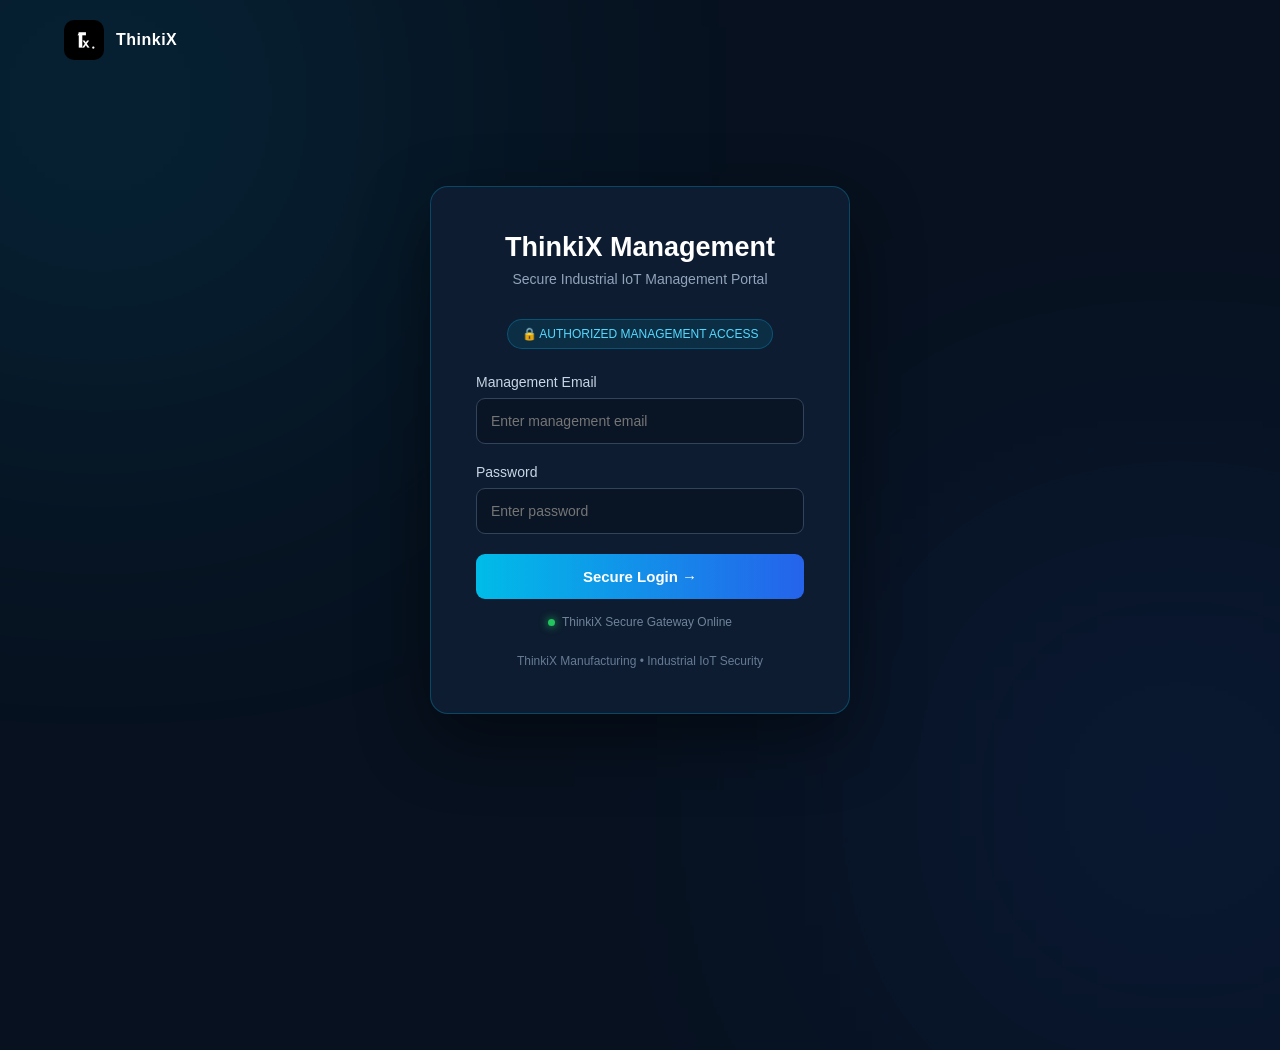
<file: index.html>
<!doctype html>
<html lang="en">
  <head>
    <meta charset="UTF-8" />
    <meta name="viewport" content="width=device-width, initial-scale=1.0" />

    <title>ThinkiX | Management Login</title>

    <style>
      * {
        margin: 0;
        padding: 0;
        box-sizing: border-box;
        font-family: Arial, sans-serif;
      }

      body {
        min-height: 100vh;
        display: flex;
        justify-content: center;
        align-items: center;
        background: #07111f;
        color: white;
        overflow: hidden;
      }

      /* Background glow */
      body::before {
        content: "";
        position: absolute;
        width: 500px;
        height: 500px;
        background: #00c8ff;
        filter: blur(180px);
        opacity: 0.15;
        top: -150px;
        left: -150px;
      }

      body::after {
        content: "";
        position: absolute;
        width: 500px;
        height: 500px;
        background: #2563eb;
        filter: blur(180px);
        opacity: 0.15;
        bottom: -150px;
        right: -150px;
      }

      .login-topbar {
        position: fixed;
        top: 0;
        left: 0;
        right: 0;
        z-index: 5;

        display: flex;
        align-items: center;
        gap: 12px;

        padding: 20px 5%;
      }

      .login-topbar img {
        width: 40px;
        height: 40px;
        border-radius: 10px;
        background: #000;
        object-fit: contain;
        padding: 4px;
        box-sizing: border-box;
      }

      .login-topbar span {
        font-weight: 800;
        font-size: 16px;
        letter-spacing: 0.5px;
      }

      .login-container {
        width: 420px;
        padding: 45px;
        background: rgba(15, 30, 50, 0.92);
        border: 1px solid rgba(0, 200, 255, 0.25);
        border-radius: 18px;
        box-shadow: 0 25px 70px rgba(0, 0, 0, 0.45);
        position: relative;
        z-index: 1;
      }

      .logo {
        width: 65px;
        height: 65px;
        margin: 0 auto 20px;
        border-radius: 16px;
        background: linear-gradient(135deg, #00c8ff, #2563eb);
        display: flex;
        align-items: center;
        justify-content: center;
        font-size: 22px;
        font-weight: bold;
      }

      h1 {
        text-align: center;
        font-size: 27px;
        margin-bottom: 8px;
      }

      .subtitle {
        text-align: center;
        color: #91a4bb;
        font-size: 14px;
        margin-bottom: 32px;
      }

      .management-badge {
        width: fit-content;
        margin: 0 auto 25px;
        padding: 7px 14px;
        border-radius: 20px;
        background: rgba(0, 200, 255, 0.1);
        border: 1px solid rgba(0, 200, 255, 0.25);
        color: #54d9ff;
        font-size: 12px;
      }

      label {
        display: block;
        margin-bottom: 8px;
        color: #c8d5e5;
        font-size: 14px;
      }

      input {
        width: 100%;
        padding: 14px;
        margin-bottom: 20px;
        border-radius: 9px;
        border: 1px solid #31445c;
        background: #091525;
        color: white;
        outline: none;
        font-size: 14px;
      }

      input:focus {
        border-color: #00c8ff;
        box-shadow: 0 0 0 3px rgba(0, 200, 255, 0.08);
      }

      button {
        width: 100%;
        padding: 14px;
        border: none;
        border-radius: 9px;
        background: linear-gradient(90deg, #00bce8, #2563eb);
        color: white;
        font-size: 15px;
        font-weight: bold;
        cursor: pointer;
        transition: 0.2s;
      }

      button:hover {
        transform: translateY(-2px);
        box-shadow: 0 8px 25px rgba(0, 174, 255, 0.25);
      }

      .footer-text {
        text-align: center;
        margin-top: 25px;
        color: #667b94;
        font-size: 12px;
      }

      .status {
        display: flex;
        justify-content: center;
        align-items: center;
        gap: 7px;
        margin-top: 16px;
        color: #6f849b;
        font-size: 12px;
      }

      .dot {
        width: 7px;
        height: 7px;
        background: #22c55e;
        border-radius: 50%;
        box-shadow: 0 0 8px #22c55e;
      }
    </style>
  </head>

  <body>
    <header class="login-topbar">
      <img src="[data-uri]" alt="ThinkiX logo" />
      <span>ThinkiX</span>
    </header>

    <div class="login-container">
      <h1>ThinkiX Management</h1>

      <p class="subtitle">Secure Industrial IoT Management Portal</p>

      <div class="management-badge">🔒 AUTHORIZED MANAGEMENT ACCESS</div>

      <form id="loginForm">
        <label for="email"> Management Email </label>

        <input
          type="email"
          id="email"
          placeholder="Enter management email"
          required
        />

        <label for="password"> Password </label>

        <input
          type="password"
          id="password"
          placeholder="Enter password"
          required
        />

        <button type="submit">Secure Login →</button>
      </form>

      <div class="status">
        <span class="dot"></span>
        ThinkiX Secure Gateway Online
      </div>

      <p class="footer-text">ThinkiX Manufacturing • Industrial IoT Security</p>
    </div>

    <!-- LOGIN CONNECTION TO LIVE RENDER BACKEND -->

    <script>
      const loginForm = document.getElementById("loginForm");

      loginForm.addEventListener("submit", async function (event) {
        event.preventDefault();

        const email = document.getElementById("email").value;

        const password = document.getElementById("password").value;

        try {
          // LIVE RENDER BACKEND
          const response = await fetch(
            "https://bn304-backend.onrender.com/login",
            {
              method: "POST",

              headers: {
                "Content-Type": "application/json",
              },

              body: JSON.stringify({
                email: email,
                password: password,
              }),
            },
          );

          const result = await response.json();

          // LOGIN SUCCESSFUL
          if (response.ok && result.success) {
            window.location.href = "management.html";
          }

          // WRONG EMAIL OR PASSWORD
          else {
            alert(result.message || "Invalid email or password");
          }
        } catch (error) {
          console.error("Login error:", error);

          alert("Cannot connect to the ThinkiX backend. Please try again.");
        }
      });
    </script>
  </body>
</html>
</file>
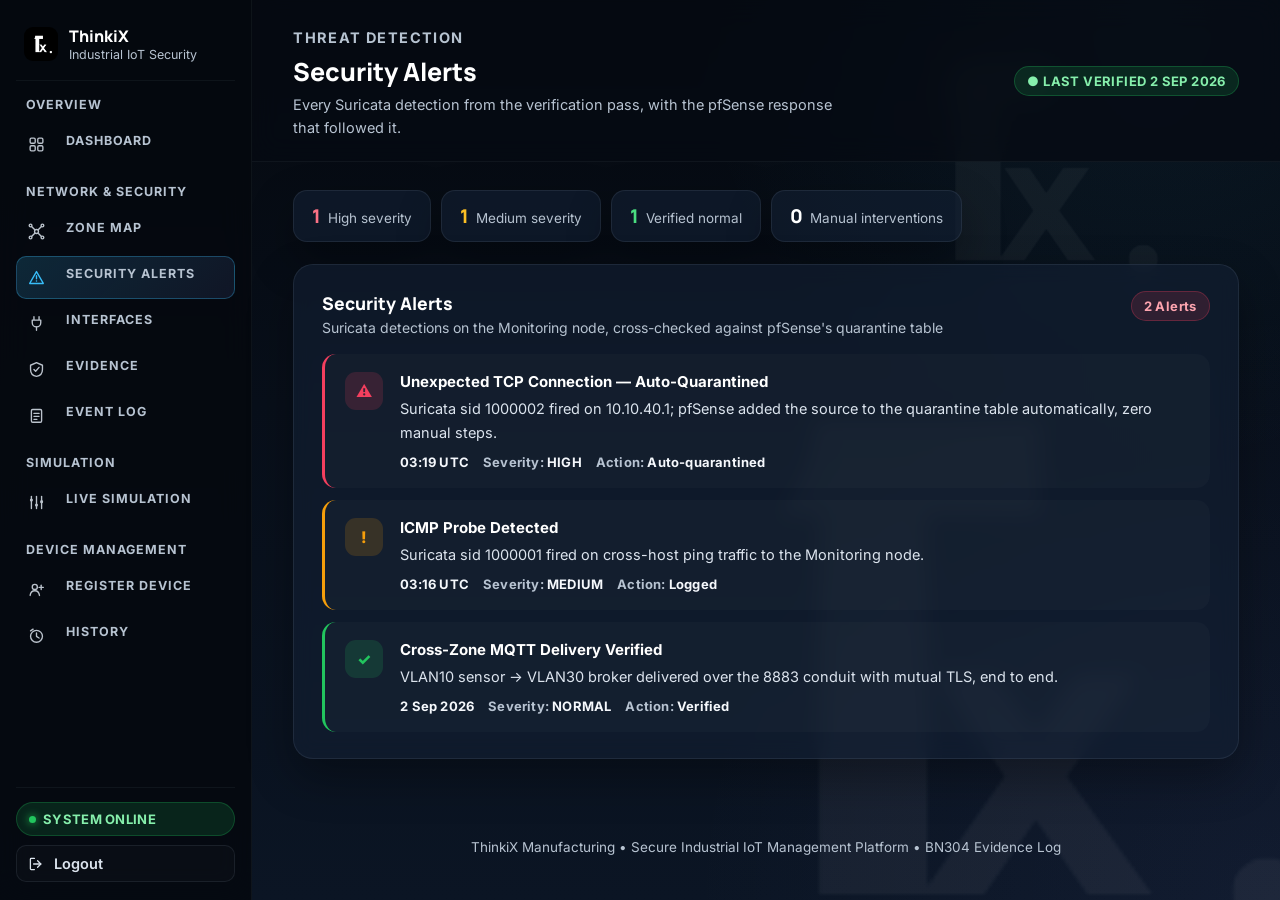
<file: alerts.html>
<!doctype html>
<html lang="en">
  <head>
    <meta charset="UTF-8" />
    <meta name="viewport" content="width=device-width, initial-scale=1.0" />

    <title>ThinkiX | Security Alerts</title>

    <link rel="stylesheet" href="dashboard.css" />
    <style>
      :root {
        --logo-url: url('[data-uri]');
        --logo-mark-url: url('[data-uri]');
      }
    </style>
    
  </head>

  <body class="dash2">
    
    <div class="dash2-watermark"></div>
    <div class="dash2-shell">
      <aside class="dash2-sidebar">
        <div class="dash2-sidebar-brand">
          <img src="[data-uri]" alt="ThinkiX logo" />
          <div>
            <h1>ThinkiX</h1>
            <span>Industrial IoT Security</span>
          </div>
        </div>

        <nav class="dash2-sidenav">
          <div class="dash2-sidenav-group"><span>Overview</span><a href="management.html" class=""><svg viewBox="0 0 20 20" fill="none" stroke="currentColor" stroke-width="1.6"><rect x="2.5" y="2.5" width="6" height="6" rx="1.5"/><rect x="11.5" y="2.5" width="6" height="6" rx="1.5"/><rect x="2.5" y="11.5" width="6" height="6" rx="1.5"/><rect x="11.5" y="11.5" width="6" height="6" rx="1.5"/></svg><span>Dashboard</span></a></div><div class="dash2-sidenav-group"><span>Network & Security</span><a href="zone-map.html" class=""><svg viewBox="0 0 20 20" fill="none" stroke="currentColor" stroke-width="1.6"><circle cx="10" cy="10" r="2.3"/><circle cx="3" cy="3" r="1.6"/><circle cx="17" cy="3" r="1.6"/><circle cx="3" cy="17" r="1.6"/><circle cx="17" cy="17" r="1.6"/><line x1="8.3" y1="8.3" x2="4.2" y2="4.2"/><line x1="11.7" y1="8.3" x2="15.8" y2="4.2"/><line x1="8.3" y1="11.7" x2="4.2" y2="15.8"/><line x1="11.7" y1="11.7" x2="15.8" y2="15.8"/></svg><span>Zone Map</span></a><a href="alerts.html" class="active"><svg viewBox="0 0 20 20" fill="none" stroke="currentColor" stroke-width="1.6" stroke-linejoin="round" stroke-linecap="round"><path d="M10 3 L18 17 L2 17 Z"/><line x1="10" y1="8" x2="10" y2="11.5"/><circle cx="10" cy="14" r="0.9" fill="currentColor" stroke="none"/></svg><span>Security Alerts</span></a><a href="interfaces.html" class=""><svg viewBox="0 0 20 20" fill="none" stroke="currentColor" stroke-width="1.6" stroke-linecap="round" stroke-linejoin="round"><path d="M7 2v4M13 2v4M5 6h10v3a5 5 0 0 1-10 0V6z"/><path d="M10 14v4"/></svg><span>Interfaces</span></a><a href="evidence.html" class=""><svg viewBox="0 0 20 20" fill="none" stroke="currentColor" stroke-width="1.6" stroke-linejoin="round" stroke-linecap="round"><path d="M10 2l7 3v5c0 4.5-3 7.5-7 8-4-.5-7-3.5-7-8V5l7-3z"/><path d="M7 10l2 2 4-4.5"/></svg><span>Evidence</span></a><a href="event-log.html" class=""><svg viewBox="0 0 20 20" fill="none" stroke="currentColor" stroke-width="1.6" stroke-linecap="round" stroke-linejoin="round"><rect x="4" y="3" width="12" height="15" rx="1.5"/><line x1="7" y1="7.5" x2="13" y2="7.5"/><line x1="7" y1="11" x2="13" y2="11"/><line x1="7" y1="14.5" x2="10.5" y2="14.5"/></svg><span>Event Log</span></a></div><div class="dash2-sidenav-group"><span>Simulation</span><a href="simulation.html" class=""><svg viewBox="0 0 20 20" fill="none" stroke="currentColor" stroke-width="1.6" stroke-linecap="round"><line x1="4" y1="17" x2="4" y2="3"/><line x1="10" y1="17" x2="10" y2="3"/><line x1="16" y1="17" x2="16" y2="3"/><circle cx="4" cy="7" r="1.8" fill="currentColor" stroke="none"/><circle cx="10" cy="13" r="1.8" fill="currentColor" stroke="none"/><circle cx="16" cy="9" r="1.8" fill="currentColor" stroke="none"/></svg><span>Live Simulation</span></a></div><div class="dash2-sidenav-group"><span>Device Management</span><a href="register.html" class=""><svg viewBox="0 0 20 20" fill="none" stroke="currentColor" stroke-width="1.6" stroke-linecap="round" stroke-linejoin="round"><circle cx="8" cy="7" r="3"/><path d="M2.5 17c.5-3.5 3-5.5 5.5-5.5s5 2 5.5 5.5"/><line x1="15.5" y1="5" x2="15.5" y2="10"/><line x1="13" y1="7.5" x2="18" y2="7.5"/></svg><span>Register Device</span></a><a href="history.html" class=""><svg viewBox="0 0 20 20" fill="none" stroke="currentColor" stroke-width="1.6" stroke-linecap="round" stroke-linejoin="round"><circle cx="10" cy="11" r="7"/><polyline points="10,7 10,11 13,13"/><path d="M6 2.5 L3 4.5"/></svg><span>History</span></a></div>
        </nav>

        <div class="dash2-sidebar-foot">
          <span class="dash2-online-pill"><i></i><span>SYSTEM ONLINE</span></span>
          <a href="index.html" class="dash2-logout"><svg viewBox="0 0 20 20" fill="none" stroke="currentColor" stroke-width="1.6" stroke-linecap="round" stroke-linejoin="round"><path d="M8 3H4a1 1 0 0 0-1 1v12a1 1 0 0 0 1 1h4"/><polyline points="12,6 16,10 12,14"/><line x1="16" y1="10" x2="7" y2="10"/></svg><span>Logout</span></a>
        </div>
      </aside>

      <div class="dash2-content">

        
        <header class="dash2-topbar">
          <div>
            <p class="dash2-eyebrow">Threat Detection</p>
            <h1>Security Alerts</h1>
            <p>Every Suricata detection from the verification pass, with the pfSense response that followed it.</p>
          </div>
          <div class="dash2-topbar-right"><span class="dash2-chip dash2-chip--ok">&#9679; LAST VERIFIED 2 SEP 2026</span></div>
        </header>


        <main class="dash2-page">

          <section class="dash2-strip">
            <div class="dash2-strip-item bad"><strong>1</strong><span>High severity</span></div>
            <div class="dash2-strip-item warn"><strong>1</strong><span>Medium severity</span></div>
            <div class="dash2-strip-item ok"><strong>1</strong><span>Verified normal</span></div>
            <div class="dash2-strip-item"><strong>0</strong><span>Manual interventions</span></div>
          </section>

          <section class="dash2-panel" id="security-alerts">
            <div class="dash2-panel-head">
              <div>
                <h2>Security Alerts</h2>
                <p>Suricata detections on the Monitoring node, cross-checked against pfSense's quarantine table</p>
              </div>
              <span class="dash2-chip dash2-chip--warn">2 Alerts</span>
            </div>

            <div class="dash2-alert-list">
              <div class="dash2-alert" style="--ac:#f43f5e">
                <div class="dash2-alert-icon">&#9888;</div>
                <div>
                  <div class="dash2-alert-top">
                    <strong>Unexpected TCP Connection &mdash; Auto-Quarantined</strong>
                  </div>
                  <p>Suricata sid 1000002 fired on 10.10.40.1; pfSense added the source to the quarantine table automatically, zero manual steps.</p>
                  <div class="dash2-alert-meta">
                    <span><b>03:19 UTC</b></span>
                    <span>Severity: <b>HIGH</b></span>
                    <span>Action: <b>Auto-quarantined</b></span>
                  </div>
                </div>
              </div>

              <div class="dash2-alert" style="--ac:#f59e0b">
                <div class="dash2-alert-icon">!</div>
                <div>
                  <div class="dash2-alert-top">
                    <strong>ICMP Probe Detected</strong>
                  </div>
                  <p>Suricata sid 1000001 fired on cross-host ping traffic to the Monitoring node.</p>
                  <div class="dash2-alert-meta">
                    <span><b>03:16 UTC</b></span>
                    <span>Severity: <b>MEDIUM</b></span>
                    <span>Action: <b>Logged</b></span>
                  </div>
                </div>
              </div>

              <div class="dash2-alert" style="--ac:#22c55e">
                <div class="dash2-alert-icon">&#10003;</div>
                <div>
                  <div class="dash2-alert-top">
                    <strong>Cross-Zone MQTT Delivery Verified</strong>
                  </div>
                  <p>VLAN10 sensor &rarr; VLAN30 broker delivered over the 8883 conduit with mutual TLS, end to end.</p>
                  <div class="dash2-alert-meta">
                    <span><b>2 Sep 2026</b></span>
                    <span>Severity: <b>NORMAL</b></span>
                    <span>Action: <b>Verified</b></span>
                  </div>
                </div>
              </div>
            </div>
          </section>

        </main>

        <footer class="dash2-footer">
          <p>ThinkiX Manufacturing &bull; Secure Industrial IoT Management Platform &bull; BN304 Evidence Log</p>
        </footer>
    
      </div>
    </div>

    <script src="script.js"></script>
  </body>
</html>
</file>
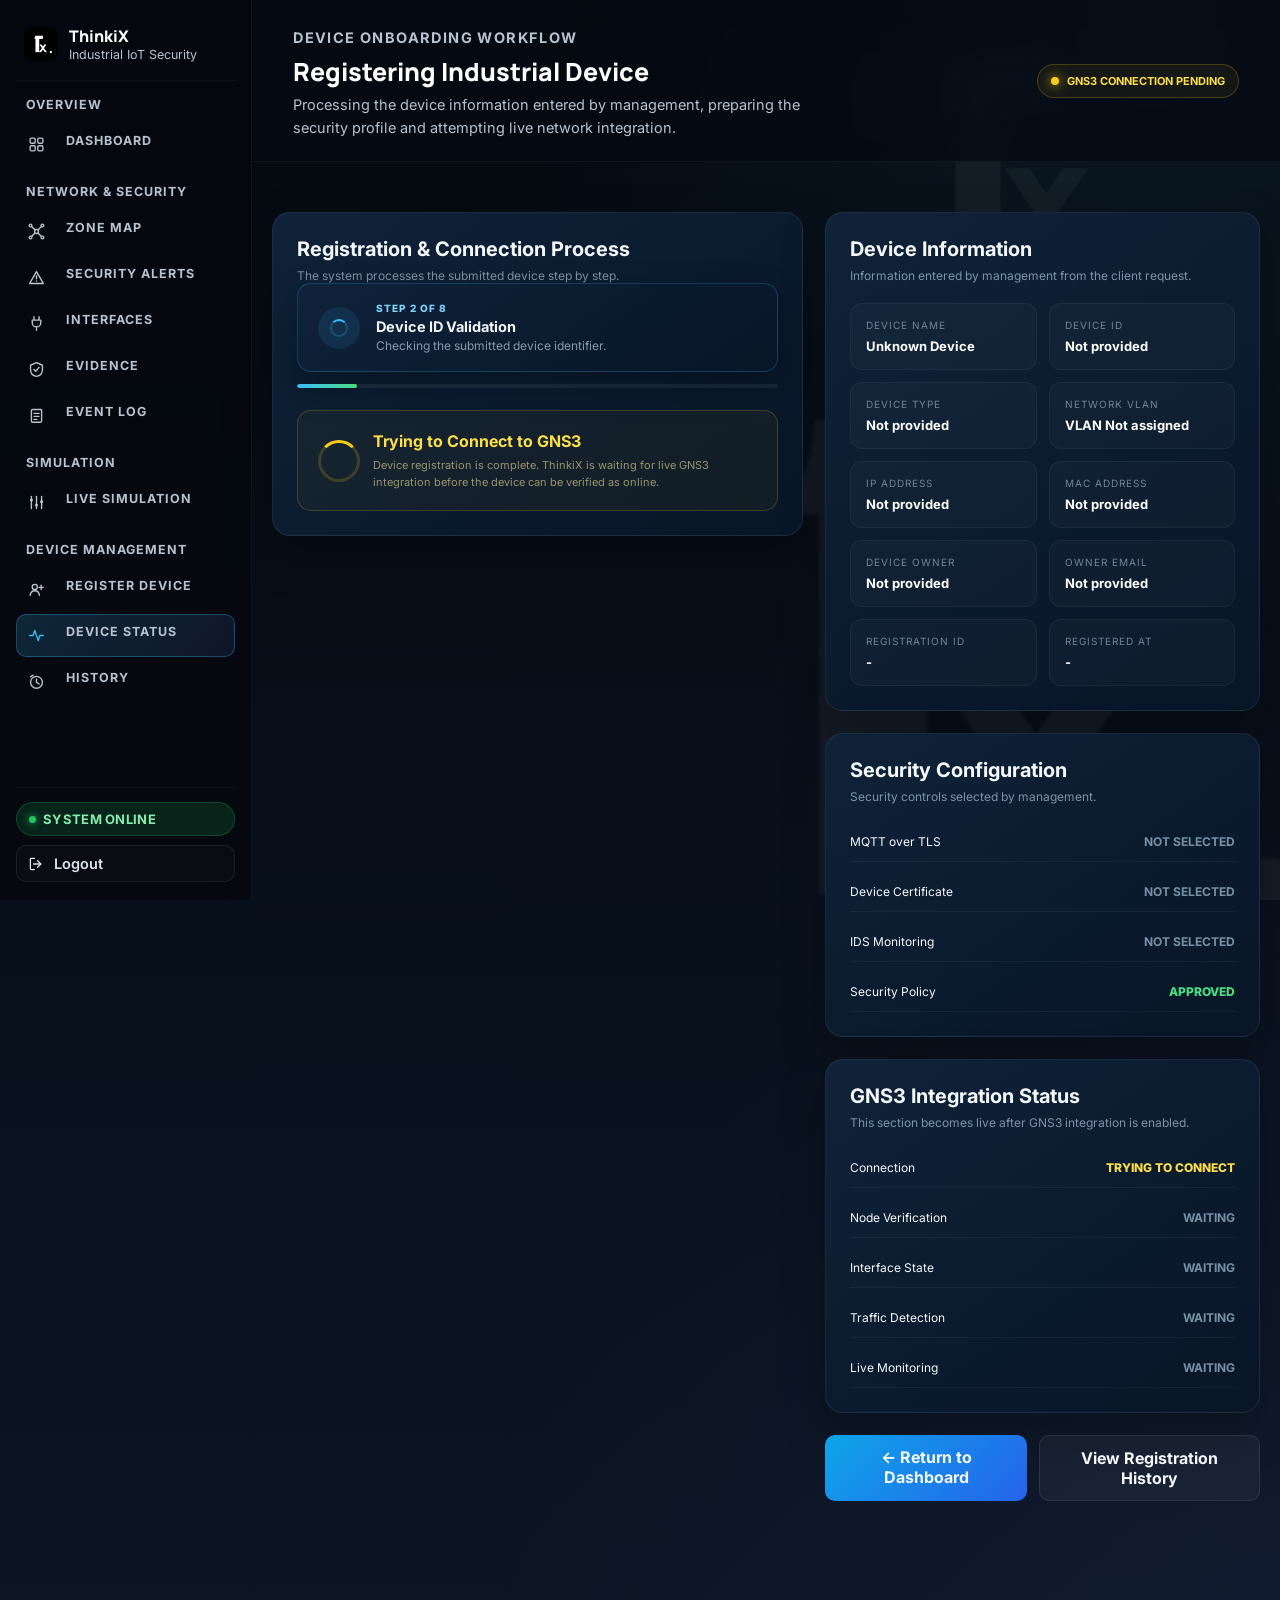
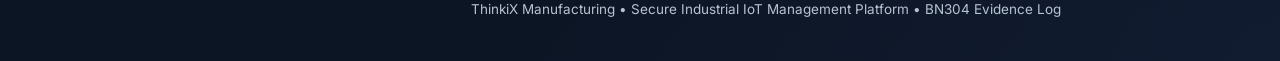
<file: device-status.html>
<!doctype html>
<html lang="en">
  <head>
    <meta charset="UTF-8" />
    <meta name="viewport" content="width=device-width, initial-scale=1.0" />

    <title>ThinkiX | Device Onboarding Status</title>

    <link rel="stylesheet" href="dashboard.css" />
    <style>
      :root {
        --logo-url: url('[data-uri]');
        --logo-mark-url: url('[data-uri]');
      }

      * {
        box-sizing: border-box;
        margin: 0;
        padding: 0;
      }

      .gns3-top-status {
        display: flex;
        align-items: center;
        gap: 8px;
        padding: 9px 13px;
        border-radius: 999px;
        border: 1px solid rgba(250, 204, 21, 0.22);
        background: rgba(250, 204, 21, 0.06);
        color: #fde047;
        font-size: 11px;
        font-weight: 700;
      }

      .pending-dot {
        width: 8px;
        height: 8px;
        border-radius: 50%;
        background: #facc15;
        box-shadow: 0 0 12px #facc15;
        animation: pulse 1.3s infinite;
      }

      .container {
        max-width: 1200px;
        margin: auto;
        padding: 50px 20px 90px;
      }

      .page-heading {
        margin-bottom: 30px;
      }

      .eyebrow {
        color: #38bdf8;
        font-size: 11px;
        font-weight: 700;
        letter-spacing: 2px;
      }

      .page-heading h1 {
        margin-top: 8px;
        font-size: clamp(32px, 4vw, 48px);
      }

      .page-heading p:last-child {
        margin-top: 10px;
        color: #8399ad;
        line-height: 1.6;
      }

      .main-grid {
        display: grid;
        grid-template-columns: 1.1fr 0.9fr;
        gap: 22px;
      }

      .panel {
        padding: 24px;
        border-radius: 18px;
        border: 1px solid rgba(148, 163, 184, 0.12);
        background: linear-gradient(
          145deg,
          rgba(15, 35, 58, 0.98),
          rgba(8, 22, 39, 0.98)
        );
        box-shadow: 0 18px 45px rgba(0, 0, 0, 0.25);
      }

      .panel h2 {
        font-size: 20px;
      }

      .panel-sub {
        margin-top: 7px;
        color: #7d93a8;
        font-size: 12px;
      }

      .process-list {
        margin-top: 22px;
        display: flex;
        flex-direction: column;
        gap: 12px;
      }

      .process-step {
        display: grid;
        grid-template-columns: 38px 1fr auto;
        gap: 12px;
        align-items: center;
        padding: 14px;
        border-radius: 12px;
        background: rgba(255, 255, 255, 0.02);
        border: 1px solid rgba(255, 255, 255, 0.04);
        opacity: 0.4;
        transition: 0.35s;
      }

      .process-step.active {
        opacity: 1;
        transform: translateX(5px);
        border-color: rgba(56, 189, 248, 0.2);
        background: rgba(56, 189, 248, 0.04);
      }

      .process-step.done {
        opacity: 1;
        border-color: rgba(34, 197, 94, 0.2);
        background: rgba(34, 197, 94, 0.04);
      }

      .process-step.pending {
        opacity: 1;
        border-color: rgba(250, 204, 21, 0.2);
        background: rgba(250, 204, 21, 0.04);
      }

      .step-icon {
        width: 34px;
        height: 34px;
        border-radius: 50%;
        display: grid;
        place-items: center;
        background: rgba(56, 189, 248, 0.08);
        color: #38bdf8;
        font-weight: 800;
      }

      .process-step.done .step-icon {
        color: #4ade80;
        background: rgba(34, 197, 94, 0.12);
      }

      .process-step.pending .step-icon {
        color: #fde047;
        background: rgba(250, 204, 21, 0.1);
      }

      .step-text strong {
        display: block;
        font-size: 13px;
      }

      .step-text small {
        display: block;
        margin-top: 4px;
        color: #71879b;
        font-size: 11px;
      }

      .step-status {
        font-size: 10px;
        font-weight: 800;
        letter-spacing: 0.6px;
        color: #71869a;
      }

      .process-step.active .step-status {
        color: #38bdf8;
      }

      .process-step.done .step-status {
        color: #4ade80;
      }

      .process-step.pending .step-status {
        color: #fde047;
      }

      .device-info-grid {
        margin-top: 20px;
        display: grid;
        grid-template-columns: repeat(2, 1fr);
        gap: 12px;
      }

      .info-card {
        padding: 15px;
        border-radius: 12px;
        background: rgba(255, 255, 255, 0.025);
        border: 1px solid rgba(255, 255, 255, 0.05);
      }

      .info-card small {
        display: block;
        color: #6f8599;
        font-size: 10px;
        letter-spacing: 1px;
      }

      .info-card strong {
        display: block;
        margin-top: 7px;
        color: white;
        font-size: 13px;
        word-break: break-word;
      }

      .security-list,
      .result-list {
        margin-top: 18px;
        display: flex;
        flex-direction: column;
        gap: 10px;
      }

      .security-row,
      .result-row {
        display: flex;
        justify-content: space-between;
        gap: 15px;
        padding: 12px 0;
        border-bottom: 1px solid rgba(255, 255, 255, 0.05);
        font-size: 12px;
      }

      .good {
        color: #4ade80;
        font-weight: 800;
      }

      .pending-text {
        color: #fde047;
        font-weight: 800;
      }

      .muted {
        color: #7890a6;
        font-weight: 700;
      }

      .gns3-box {
        margin-top: 22px;
        padding: 20px;
        border-radius: 14px;
        border: 1px solid rgba(250, 204, 21, 0.2);
        background: rgba(250, 204, 21, 0.04);
      }

      .gns3-header {
        display: flex;
        align-items: center;
        gap: 13px;
      }

      .spinner {
        width: 42px;
        height: 42px;
        border: 3px solid rgba(250, 204, 21, 0.18);
        border-top-color: #facc15;
        border-radius: 50%;
        animation: spin 1s linear infinite;
        flex-shrink: 0;
      }

      .gns3-box h3 {
        color: #fde047;
        font-size: 16px;
      }

      .gns3-box p {
        margin-top: 6px;
        color: #9a936d;
        line-height: 1.5;
        font-size: 11px;
      }

      /* SIMULATED SUCCESS STATE */

      .gns3-box.simulated-success {
        border-color: rgba(34, 197, 94, 0.25);
        background: rgba(34, 197, 94, 0.05);
      }

      .gns3-box.simulated-success h3 {
        color: #4ade80;
      }

      .gns3-box.simulated-success p {
        color: #8fae9c;
      }

      .gns3-check-icon {
        width: 42px;
        height: 42px;
        flex-shrink: 0;
        display: grid;
        place-items: center;
        border-radius: 50%;
        background: rgba(34, 197, 94, 0.14);
        color: #4ade80;
        font-size: 20px;
        font-weight: 800;
      }

      .gns3-top-status.simulated-success {
        border-color: rgba(34, 197, 94, 0.25);
        background: rgba(34, 197, 94, 0.08);
        color: #86efac;
      }

      .gns3-top-status.simulated-success .pending-dot {
        background: #22c55e;
        box-shadow: 0 0 12px #22c55e;
        animation: none;
      }

      .simulation-disclaimer {
        margin-top: 14px;
        padding: 10px 14px;
        border-radius: 9px;
        border: 1px dashed rgba(250, 204, 21, 0.3);
        background: rgba(250, 204, 21, 0.04);
        color: #b8ad78;
        font-size: 11px;
        line-height: 1.5;
      }

      .result-panel {
        margin-top: 22px;
        display: none;
        animation: fadeUp 0.5s ease;
      }

      .result-panel.show {
        display: block;
      }

      .result-banner {
        padding: 20px;
        border-radius: 14px;
        border: 1px solid rgba(56, 189, 248, 0.2);
        background: rgba(56, 189, 248, 0.05);
      }

      .result-banner h2 {
        color: #8ee7ff;
      }

      .result-banner p {
        margin-top: 7px;
        color: #8da1b4;
        font-size: 12px;
        line-height: 1.5;
      }

      .overall-status {
        margin-top: 18px;
        padding: 18px;
        border-radius: 13px;
        text-align: center;
        border: 1px solid rgba(250, 204, 21, 0.16);
        background: rgba(250, 204, 21, 0.05);
      }

      .overall-status small {
        color: #8e865e;
        font-size: 10px;
        letter-spacing: 1px;
      }

      .overall-status strong {
        display: block;
        margin-top: 7px;
        color: #fde047;
        font-size: 18px;
      }

      .overall-status.simulated-success {
        border-color: rgba(34, 197, 94, 0.22);
        background: rgba(34, 197, 94, 0.06);
      }

      .overall-status.simulated-success small {
        color: #7fae8f;
      }

      .overall-status.simulated-success strong {
        color: #4ade80;
      }

      .buttons {
        margin-top: 22px;
        display: flex;
        justify-content: space-between;
        gap: 12px;
      }

      .btn {
        padding: 12px 18px;
        border-radius: 10px;
        border: none;
        font-weight: 700;
        cursor: pointer;
        text-decoration: none;
        transition: 0.25s;
        text-align: center;
      }

      .btn-primary {
        color: white;
        background: linear-gradient(135deg, #0ea5e9, #2563eb);
      }

      .btn-secondary {
        color: #cbd7e3;
        border: 1px solid rgba(255, 255, 255, 0.09);
        background: rgba(255, 255, 255, 0.04);
      }

      .btn:hover {
        transform: translateY(-2px);
      }

      @keyframes pulse {
        0%,
        100% {
          opacity: 1;
        }

        50% {
          opacity: 0.35;
        }
      }

      @keyframes spin {
        to {
          transform: rotate(360deg);
        }
      }

      @keyframes fadeUp {
        from {
          opacity: 0;
          transform: translateY(15px);
        }

        to {
          opacity: 1;
          transform: translateY(0);
        }
      }

      /* Step ticker: a single popup-style bar that shows one
         registration step at a time, ticks it complete, then
         crossfades to the next -- rather than a static list of every
         step sitting on screen together. */

      @keyframes tickerPopIn {
        from {
          opacity: 0;
          transform: translateY(-8px) scale(0.97);
        }

        to {
          opacity: 1;
          transform: translateY(0) scale(1);
        }
      }

      @keyframes tickerFadeOut {
        to {
          opacity: 0;
          transform: translateY(-8px) scale(0.97);
        }
      }

      @keyframes tickerTextIn {
        from {
          opacity: 0;
          transform: translateY(4px);
        }

        to {
          opacity: 1;
          transform: translateY(0);
        }
      }

      @keyframes stepCheckPop {
        0% {
          opacity: 0;
          transform: scale(0.3) rotate(-20deg);
        }

        60% {
          opacity: 1;
          transform: scale(1.3) rotate(6deg);
        }

        100% {
          opacity: 1;
          transform: scale(1) rotate(0deg);
        }
      }

      .step-ticker-wrap {
        animation: tickerPopIn 0.4s cubic-bezier(0.16, 1, 0.3, 1) both;
      }

      .step-ticker-wrap.fading {
        animation: tickerFadeOut 0.35s ease both;
      }

      .step-ticker {
        display: flex;
        align-items: center;
        gap: 16px;
        padding: 18px 20px;
        border-radius: 14px;
        background: linear-gradient(
          145deg,
          rgba(15, 35, 58, 0.98),
          rgba(8, 22, 39, 0.98)
        );
        border: 1px solid rgba(56, 189, 248, 0.22);
        box-shadow: 0 14px 34px rgba(0, 0, 0, 0.32);
      }

      .step-ticker-icon {
        position: relative;
        width: 42px;
        height: 42px;
        flex-shrink: 0;
        border-radius: 50%;
        display: grid;
        place-items: center;
        background: rgba(56, 189, 248, 0.1);
        transition: background 0.3s;
      }

      .ticker-spinner {
        width: 18px;
        height: 18px;
        border: 2.5px solid rgba(56, 189, 248, 0.22);
        border-top-color: #38bdf8;
        border-radius: 50%;
        animation: spin 0.75s linear infinite;
      }

      .ticker-check {
        width: 22px;
        height: 22px;
        color: #4ade80;
        display: none;
      }

      .step-ticker.done .step-ticker-icon {
        background: rgba(34, 197, 94, 0.16);
      }

      .step-ticker.done .ticker-spinner {
        display: none;
      }

      .step-ticker.done .ticker-check {
        display: block;
        animation: stepCheckPop 0.4s cubic-bezier(0.34, 1.56, 0.64, 1) both;
      }

      .step-ticker-body {
        min-width: 0;
        flex: 1;
      }

      .step-ticker-count {
        display: block;
        font-size: 10px;
        font-weight: 800;
        letter-spacing: 1px;
        color: #7dd3fc;
        margin-bottom: 4px;
      }

      .step-ticker-body strong {
        display: block;
        font-size: 14.5px;
        color: #f2f6fa;
        animation: tickerTextIn 0.28s ease both;
      }

      .step-ticker-body span {
        display: block;
        margin-top: 3px;
        font-size: 12px;
        color: #8399ad;
        animation: tickerTextIn 0.28s ease both;
      }

      .step-ticker-track {
        margin-top: 12px;
        height: 4px;
        border-radius: 999px;
        background: rgba(255, 255, 255, 0.06);
        overflow: hidden;
      }

      .step-ticker-fill {
        height: 100%;
        width: 0%;
        border-radius: 999px;
        background: linear-gradient(90deg, #38bdf8, #4ade80);
        transition: width 0.35s ease;
      }

      #step9Wrap[hidden] {
        display: none;
      }

      #step9Wrap.reveal {
        animation: tickerPopIn 0.4s cubic-bezier(0.16, 1, 0.3, 1) both;
      }

      @media (max-width: 850px) {
        .main-grid {
          grid-template-columns: 1fr;
        }

        .device-info-grid {
          grid-template-columns: 1fr;
        }

        .buttons {
          flex-direction: column;
        }
      }
    </style>
  </head>

  <body class="dash2">
    
    <div class="dash2-watermark"></div>
    <div class="dash2-shell">
      <aside class="dash2-sidebar">
        <div class="dash2-sidebar-brand">
          <img src="[data-uri]" alt="ThinkiX logo" />
          <div>
            <h1>ThinkiX</h1>
            <span>Industrial IoT Security</span>
          </div>
        </div>

        <nav class="dash2-sidenav">
          <div class="dash2-sidenav-group"><span>Overview</span><a href="management.html" class=""><svg viewBox="0 0 20 20" fill="none" stroke="currentColor" stroke-width="1.6"><rect x="2.5" y="2.5" width="6" height="6" rx="1.5"/><rect x="11.5" y="2.5" width="6" height="6" rx="1.5"/><rect x="2.5" y="11.5" width="6" height="6" rx="1.5"/><rect x="11.5" y="11.5" width="6" height="6" rx="1.5"/></svg><span>Dashboard</span></a></div><div class="dash2-sidenav-group"><span>Network & Security</span><a href="zone-map.html" class=""><svg viewBox="0 0 20 20" fill="none" stroke="currentColor" stroke-width="1.6"><circle cx="10" cy="10" r="2.3"/><circle cx="3" cy="3" r="1.6"/><circle cx="17" cy="3" r="1.6"/><circle cx="3" cy="17" r="1.6"/><circle cx="17" cy="17" r="1.6"/><line x1="8.3" y1="8.3" x2="4.2" y2="4.2"/><line x1="11.7" y1="8.3" x2="15.8" y2="4.2"/><line x1="8.3" y1="11.7" x2="4.2" y2="15.8"/><line x1="11.7" y1="11.7" x2="15.8" y2="15.8"/></svg><span>Zone Map</span></a><a href="alerts.html" class=""><svg viewBox="0 0 20 20" fill="none" stroke="currentColor" stroke-width="1.6" stroke-linejoin="round" stroke-linecap="round"><path d="M10 3 L18 17 L2 17 Z"/><line x1="10" y1="8" x2="10" y2="11.5"/><circle cx="10" cy="14" r="0.9" fill="currentColor" stroke="none"/></svg><span>Security Alerts</span></a><a href="interfaces.html" class=""><svg viewBox="0 0 20 20" fill="none" stroke="currentColor" stroke-width="1.6" stroke-linecap="round" stroke-linejoin="round"><path d="M7 2v4M13 2v4M5 6h10v3a5 5 0 0 1-10 0V6z"/><path d="M10 14v4"/></svg><span>Interfaces</span></a><a href="evidence.html" class=""><svg viewBox="0 0 20 20" fill="none" stroke="currentColor" stroke-width="1.6" stroke-linejoin="round" stroke-linecap="round"><path d="M10 2l7 3v5c0 4.5-3 7.5-7 8-4-.5-7-3.5-7-8V5l7-3z"/><path d="M7 10l2 2 4-4.5"/></svg><span>Evidence</span></a><a href="event-log.html" class=""><svg viewBox="0 0 20 20" fill="none" stroke="currentColor" stroke-width="1.6" stroke-linecap="round" stroke-linejoin="round"><rect x="4" y="3" width="12" height="15" rx="1.5"/><line x1="7" y1="7.5" x2="13" y2="7.5"/><line x1="7" y1="11" x2="13" y2="11"/><line x1="7" y1="14.5" x2="10.5" y2="14.5"/></svg><span>Event Log</span></a></div><div class="dash2-sidenav-group"><span>Simulation</span><a href="simulation.html" class=""><svg viewBox="0 0 20 20" fill="none" stroke="currentColor" stroke-width="1.6" stroke-linecap="round"><line x1="4" y1="17" x2="4" y2="3"/><line x1="10" y1="17" x2="10" y2="3"/><line x1="16" y1="17" x2="16" y2="3"/><circle cx="4" cy="7" r="1.8" fill="currentColor" stroke="none"/><circle cx="10" cy="13" r="1.8" fill="currentColor" stroke="none"/><circle cx="16" cy="9" r="1.8" fill="currentColor" stroke="none"/></svg><span>Live Simulation</span></a></div><div class="dash2-sidenav-group"><span>Device Management</span><a href="register.html" class=""><svg viewBox="0 0 20 20" fill="none" stroke="currentColor" stroke-width="1.6" stroke-linecap="round" stroke-linejoin="round"><circle cx="8" cy="7" r="3"/><path d="M2.5 17c.5-3.5 3-5.5 5.5-5.5s5 2 5.5 5.5"/><line x1="15.5" y1="5" x2="15.5" y2="10"/><line x1="13" y1="7.5" x2="18" y2="7.5"/></svg><span>Register Device</span></a><a href="device-status.html" class="active"><svg viewBox="0 0 20 20" fill="none" stroke="currentColor" stroke-width="1.6" stroke-linecap="round" stroke-linejoin="round"><polyline points="2,10 6,10 8,4 12,16 14,10 18,10"/></svg><span>Device Status</span></a><a href="history.html" class=""><svg viewBox="0 0 20 20" fill="none" stroke="currentColor" stroke-width="1.6" stroke-linecap="round" stroke-linejoin="round"><circle cx="10" cy="11" r="7"/><polyline points="10,7 10,11 13,13"/><path d="M6 2.5 L3 4.5"/></svg><span>History</span></a></div>
        </nav>

        <div class="dash2-sidebar-foot">
          <span class="dash2-online-pill"><i></i><span>SYSTEM ONLINE</span></span>
          <a href="index.html" class="dash2-logout"><svg viewBox="0 0 20 20" fill="none" stroke="currentColor" stroke-width="1.6" stroke-linecap="round" stroke-linejoin="round"><path d="M8 3H4a1 1 0 0 0-1 1v12a1 1 0 0 0 1 1h4"/><polyline points="12,6 16,10 12,14"/><line x1="16" y1="10" x2="7" y2="10"/></svg><span>Logout</span></a>
        </div>
      </aside>

      <div class="dash2-content">

        
        <header class="dash2-topbar">
          <div>
            <p class="dash2-eyebrow">Device Onboarding Workflow</p>
            <h1>Registering Industrial Device</h1>
            <p>Processing the device information entered by management, preparing the security profile and attempting live network integration.</p>
          </div>
          <div class="dash2-topbar-right"><div class="gns3-top-status" id="gns3TopStatus">
          <span class="pending-dot" id="gns3TopStatusDot"></span>
          <span id="gns3TopStatusText">GNS3 CONNECTION PENDING</span>
        </div></div>
        </header>


        <main class="container">
      <section class="main-grid">
        <!-- LEFT SIDE -->

        <div>
          <section class="panel">
            <h2>Registration & Connection Process</h2>

            <p class="panel-sub">
              The system processes the submitted device step by step.
            </p>

            <!-- Single popup-style ticker: shows one step at a time,
                 ticks it, then crossfades to the next -- instead of a
                 static list of every step sitting on screen at once. -->

            <div class="step-ticker-wrap" id="stepTickerWrap">
              <div class="step-ticker" id="stepTicker">
                <div class="step-ticker-icon">
                  <span class="ticker-spinner"></span>
                  <svg
                    class="ticker-check"
                    viewBox="0 0 24 24"
                    fill="none"
                    stroke="currentColor"
                    stroke-width="3"
                    stroke-linecap="round"
                    stroke-linejoin="round"
                  >
                    <polyline points="4 13 9 18 20 6"></polyline>
                  </svg>
                </div>

                <div class="step-ticker-body">
                  <small class="step-ticker-count" id="stepTickerCount"
                    >STEP 1 OF 8</small
                  >
                  <strong id="stepTickerTitle">Registration Received</strong>
                  <span id="stepTickerDesc"
                    >Loading the information submitted by management.</span
                  >
                </div>
              </div>

              <div class="step-ticker-track">
                <div class="step-ticker-fill" id="stepTickerFill"></div>
              </div>
            </div>

            <div class="process-list" id="step9Wrap" hidden>
              <div class="process-step" id="step9">
                <div class="step-icon">9</div>

                <div class="step-text">
                  <strong>GNS3 Network Connection</strong>
                  <small
                    >Trying to locate and verify the registered device in the
                    lab.</small
                  >
                </div>

                <span class="step-status"> WAITING </span>
              </div>
            </div>

            <div class="gns3-box" id="gns3Box">
              <div class="gns3-header">
                <div class="spinner" id="gns3Spinner"></div>

                <div>
                  <h3 id="gns3BoxTitle">Trying to Connect to GNS3</h3>

                  <p id="gns3BoxText">
                    Device registration is complete. ThinkiX is waiting for live
                    GNS3 integration before the device can be verified as
                    online.
                  </p>
                </div>
              </div>
            </div>

            <div class="result-panel" id="resultPanel">
              <div class="result-banner" id="resultBanner">
                <h2 id="resultBannerTitle">Registration Processing Complete</h2>

                <p id="resultBannerText">
                  Device information has been accepted and prepared. The device
                  is registered, but it is not marked online until live GNS3
                  verification succeeds.
                </p>
              </div>

              <div class="result-list">
                <div class="result-row">
                  <span>Registration</span>
                  <span class="good">SUCCESS</span>
                </div>

                <div class="result-row">
                  <span>Device Information</span>
                  <span class="good">VALIDATED</span>
                </div>

                <div class="result-row">
                  <span>Security Profile</span>
                  <span class="good">READY</span>
                </div>

                <div class="result-row">
                  <span>Monitoring Configuration</span>
                  <span class="good">PREPARED</span>
                </div>

                <div class="result-row">
                  <span>Management Record</span>
                  <span class="good">CREATED</span>
                </div>

                <div class="result-row">
                  <span>GNS3 Verification</span>
                  <span class="pending-text" id="gns3VerificationStatus">PENDING</span>
                </div>

                <div class="result-row">
                  <span>Live Device Status</span>
                  <span class="muted" id="liveDeviceStatus">NOT VERIFIED</span>
                </div>
              </div>

              <div class="overall-status" id="overallStatusBox">
                <small> OVERALL DEVICE STATUS </small>

                <strong id="overallStatusText"> REGISTERED — AWAITING GNS3 CONNECTION </strong>
              </div>

              <p class="simulation-disclaimer" id="simulationDisclaimer" hidden>
                Simulated for demo purposes — this page has no live backend
                connection to the actual GNS3 lab, so this confirmation is not
                a real network verification.
              </p>
            </div>
          </section>
        </div>

        <!-- RIGHT SIDE -->

        <div>
          <section class="panel">
            <h2>Device Information</h2>

            <p class="panel-sub">
              Information entered by management from the client request.
            </p>

            <div class="device-info-grid">
              <div class="info-card">
                <small>DEVICE NAME</small>
                <strong id="deviceNameDisplay">-</strong>
              </div>

              <div class="info-card">
                <small>DEVICE ID</small>
                <strong id="deviceIdDisplay">-</strong>
              </div>

              <div class="info-card">
                <small>DEVICE TYPE</small>
                <strong id="deviceTypeDisplay">-</strong>
              </div>

              <div class="info-card">
                <small>NETWORK VLAN</small>
                <strong id="vlanDisplay">-</strong>
              </div>

              <div class="info-card">
                <small>IP ADDRESS</small>
                <strong id="ipDisplay">-</strong>
              </div>

              <div class="info-card">
                <small>MAC ADDRESS</small>
                <strong id="macDisplay">-</strong>
              </div>

              <div class="info-card">
                <small>DEVICE OWNER</small>
                <strong id="ownerDisplay">-</strong>
              </div>

              <div class="info-card">
                <small>OWNER EMAIL</small>
                <strong id="emailDisplay">-</strong>
              </div>

              <div class="info-card">
                <small>REGISTRATION ID</small>
                <strong id="registrationIdDisplay">-</strong>
              </div>

              <div class="info-card">
                <small>REGISTERED AT</small>
                <strong id="registeredAtDisplay">-</strong>
              </div>
            </div>
          </section>

          <section class="panel" style="margin-top: 22px">
            <h2>Security Configuration</h2>

            <p class="panel-sub">Security controls selected by management.</p>

            <div class="security-list">
              <div class="security-row">
                <span>MQTT over TLS</span>
                <span id="tlsStatus">-</span>
              </div>

              <div class="security-row">
                <span>Device Certificate</span>
                <span id="certificateStatus">-</span>
              </div>

              <div class="security-row">
                <span>IDS Monitoring</span>
                <span id="monitoringStatus">-</span>
              </div>

              <div class="security-row">
                <span>Security Policy</span>
                <span class="good">APPROVED</span>
              </div>
            </div>
          </section>

          <section class="panel" style="margin-top: 22px">
            <h2>GNS3 Integration Status</h2>

            <p class="panel-sub" id="gns3IntegrationSub">
              This section becomes live after GNS3 integration is enabled.
            </p>

            <div class="result-list">
              <div class="result-row">
                <span>Connection</span>
                <span class="pending-text" id="gns3RowConnection">TRYING TO CONNECT</span>
              </div>

              <div class="result-row">
                <span>Node Verification</span>
                <span class="muted" id="gns3RowNode">WAITING</span>
              </div>

              <div class="result-row">
                <span>Interface State</span>
                <span class="muted" id="gns3RowInterface">WAITING</span>
              </div>

              <div class="result-row">
                <span>Traffic Detection</span>
                <span class="muted" id="gns3RowTraffic">WAITING</span>
              </div>

              <div class="result-row">
                <span>Live Monitoring</span>
                <span class="muted" id="gns3RowMonitoring">WAITING</span>
              </div>
            </div>
          </section>

          <div class="buttons">
            <a href="management.html" class="btn btn-primary">
              ← Return to Dashboard
            </a>

            <a href="history.html" class="btn btn-secondary">
              View Registration History
            </a>
          </div>
        </div>
      </section>
    </main>

        <footer class="dash2-footer">
          <p>ThinkiX Manufacturing &bull; Secure Industrial IoT Management Platform &bull; BN304 Evidence Log</p>
        </footer>
    
      </div>
    </div>

    <script>
      "use strict";

      const storedDevice = sessionStorage.getItem("thinkixRegisteredDevice");

      let device = {
        registrationId: "-",
        registeredAt: "-",
        deviceName: "Unknown Device",
        deviceId: "Not provided",
        deviceType: "Not provided",
        vlan: "Not assigned",
        ipAddress: "Not provided",
        macAddress: "Not provided",
        ownerName: "Not provided",
        email: "Not provided",
        tlsEnabled: false,
        certificateInstalled: false,
        monitoringEnabled: false,
        gns3Status: "Pending",
      };

      if (storedDevice) {
        try {
          device = JSON.parse(storedDevice);
        } catch (error) {
          console.error("Unable to read registered device:", error);
        }
      }

      function formatDeviceType(type) {
        const types = {
          temperature: "Temperature Sensor",
          pressure: "Pressure Sensor",
          vibration: "Vibration Sensor",
          plc: "PLC Controller",
          robotic: "Robotic Arm",
          monitoring: "Monitoring Server",
        };

        return types[type] || type || "Industrial IoT Device";
      }

      function securityValue(enabled, enabledText) {
        return enabled ? enabledText : "NOT SELECTED";
      }

      function setSecurityStatus(id, enabled, enabledText) {
        const element = document.getElementById(id);

        element.textContent = securityValue(enabled, enabledText);

        element.className = enabled ? "good" : "muted";
      }

      document.getElementById("deviceNameDisplay").textContent =
        device.deviceName || "-";

      document.getElementById("deviceIdDisplay").textContent =
        device.deviceId || "-";

      document.getElementById("deviceTypeDisplay").textContent =
        formatDeviceType(device.deviceType);

      document.getElementById("vlanDisplay").textContent = device.vlan
        ? `VLAN ${device.vlan}`
        : "-";

      document.getElementById("ipDisplay").textContent =
        device.ipAddress || "-";

      document.getElementById("macDisplay").textContent =
        device.macAddress || "-";

      document.getElementById("ownerDisplay").textContent =
        device.ownerName || "-";

      document.getElementById("emailDisplay").textContent = device.email || "-";

      document.getElementById("registrationIdDisplay").textContent =
        device.registrationId || "-";

      document.getElementById("registeredAtDisplay").textContent =
        device.registeredAt || "-";

      setSecurityStatus("tlsStatus", device.tlsEnabled, "ENABLED");

      setSecurityStatus(
        "certificateStatus",
        device.certificateInstalled,
        "INSTALLED",
      );

      setSecurityStatus(
        "monitoringStatus",
        device.monitoringEnabled,
        "ENABLED",
      );

      /* Popup-style ticker: shows ONE registration step at a time,
         ticks it complete, then crossfades to the next -- instead of a
         static list of every step sitting on screen at once. Once all
         eight are done the ticker fades out and the GNS3 connection
         step (which genuinely does take time) reveals underneath. */

      const tickerSteps = [
        {
          title: "Registration Received",
          desc: "Loading the information submitted by management.",
        },
        {
          title: "Device ID Validation",
          desc: "Checking the submitted device identifier.",
        },
        {
          title: "IP Address Validation",
          desc: "Confirming the IPv4 address format.",
        },
        {
          title: "MAC Address Validation",
          desc: "Checking the registered hardware address.",
        },
        {
          title: "VLAN Assignment",
          desc: "Preparing the approved industrial network zone.",
        },
        {
          title: "Security Configuration",
          desc: "Applying the selected device security profile.",
        },
        {
          title: "Monitoring Preparation",
          desc: "Preparing IDS and traffic-monitoring configuration.",
        },
        {
          title: "Management Record",
          desc: "Saving the registration into device history.",
        },
      ];

      function runStepTicker(onComplete) {
        const ticker = document.getElementById("stepTicker");
        const countEl = document.getElementById("stepTickerCount");
        const titleEl = document.getElementById("stepTickerTitle");
        const descEl = document.getElementById("stepTickerDesc");
        const fillEl = document.getElementById("stepTickerFill");

        const SHOW_TIME = 420; // spinner visible before it ticks
        const TICK_HOLD = 280; // checkmark visible before moving on

        let i = 0;

        function retriggerTextIn() {
          [titleEl, descEl].forEach((el) => {
            el.style.animation = "none";

            void el.offsetWidth; // force reflow so the animation replays

            el.style.animation = "";
          });
        }

        function showStep() {
          const step = tickerSteps[i];

          ticker.classList.remove("done");

          countEl.textContent = `STEP ${i + 1} OF ${tickerSteps.length}`;
          titleEl.textContent = step.title;
          descEl.textContent = step.desc;

          retriggerTextIn();

          fillEl.style.width = `${(i / tickerSteps.length) * 100}%`;

          setTimeout(() => {
            ticker.classList.add("done");

            fillEl.style.width = `${((i + 1) / tickerSteps.length) * 100}%`;

            setTimeout(() => {
              i++;

              if (i < tickerSteps.length) {
                showStep();
              } else {
                setTimeout(onComplete, 300);
              }
            }, TICK_HOLD);
          }, SHOW_TIME);
        }

        showStep();
      }

      function startGns3Phase() {
        const tickerWrap = document.getElementById("stepTickerWrap");

        tickerWrap.classList.add("fading");

        const step9Wrap = document.getElementById("step9Wrap");

        step9Wrap.hidden = false;
        step9Wrap.classList.add("reveal");

        setTimeout(() => {
          // collapse it fully once faded so it doesn't leave a gap
          tickerWrap.hidden = true;
        }, 350);

        setTimeout(processGns3Step, 300);
      }

      function processGns3Step() {
        const gns3Step = document.getElementById("step9");

        const status = gns3Step.querySelector(".step-status");

        gns3Step.classList.add("active");

        status.textContent = "CONNECTING";

        setTimeout(() => {
          gns3Step.classList.remove("active");

          gns3Step.classList.add("pending");

          gns3Step.querySelector(".step-icon").textContent = "⟳";

          status.textContent = "PENDING";

          completeRegistration();
        }, 1800);
      }

      function completeRegistration() {
        document.getElementById("resultPanel").classList.add("show");

        updateHistoryRecord(false);

        /* =====================================
               SIMULATED GNS3 CONFIRMATION

               NOTE: this page has no real backend
               connection to the GNS3 lab. After a
               short delay we flip the UI to a
               clearly-labeled SIMULATED success
               state for demo purposes only — this
               is not a live network verification.
            ====================================== */

        setTimeout(simulateGns3Success, 3200);
      }

      function simulateGns3Success() {
        const gns3Step = document.getElementById("step9");
        const stepStatus = gns3Step.querySelector(".step-status");

        gns3Step.classList.remove("pending");
        gns3Step.classList.add("done");
        gns3Step.querySelector(".step-icon").textContent = "✓";
        stepStatus.textContent = "CONNECTED (SIMULATED)";

        const gns3Box = document.getElementById("gns3Box");
        gns3Box.classList.add("simulated-success");

        const spinner = document.getElementById("gns3Spinner");
        spinner.classList.remove("spinner");
        spinner.classList.add("gns3-check-icon");
        spinner.textContent = "✓";

        document.getElementById("gns3BoxTitle").textContent =
          "Connected to GNS3 (Simulated)";
        document.getElementById("gns3BoxText").textContent =
          "This is a simulated confirmation for demo purposes — this page has no live backend wired to the actual GNS3 lab, so no real network check occurred.";

        const topStatus = document.getElementById("gns3TopStatus");
        topStatus.classList.add("simulated-success");
        document.getElementById("gns3TopStatusText").textContent =
          "GNS3 CONNECTION ONLINE (SIMULATED)";

        const gns3VerificationStatus = document.getElementById(
          "gns3VerificationStatus",
        );
        gns3VerificationStatus.classList.remove("pending-text");
        gns3VerificationStatus.classList.add("good");
        gns3VerificationStatus.textContent = "CONFIRMED (SIMULATED)";

        const liveDeviceStatus = document.getElementById("liveDeviceStatus");
        liveDeviceStatus.classList.remove("muted");
        liveDeviceStatus.classList.add("good");
        liveDeviceStatus.textContent = "ONLINE (SIMULATED)";

        const overallStatusBox = document.getElementById("overallStatusBox");
        overallStatusBox.classList.add("simulated-success");
        document.getElementById("overallStatusText").textContent =
          "REGISTERED — GNS3 VERIFIED (SIMULATED)";

        document.getElementById("simulationDisclaimer").hidden = false;

        document.getElementById("gns3IntegrationSub").textContent =
          "Simulated confirmation — no live GNS3 integration is actually connected.";

        const integrationRows = [
          ["gns3RowConnection", "CONNECTED (SIMULATED)"],
          ["gns3RowNode", "VERIFIED (SIMULATED)"],
          ["gns3RowInterface", "UP (SIMULATED)"],
          ["gns3RowTraffic", "DETECTED (SIMULATED)"],
          ["gns3RowMonitoring", "ACTIVE (SIMULATED)"],
        ];

        integrationRows.forEach(([id, text]) => {
          const el = document.getElementById(id);
          el.classList.remove("pending-text", "muted");
          el.classList.add("good");
          el.textContent = text;
        });

        updateHistoryRecord(true);
      }

      function updateHistoryRecord(simulated) {
        let history = [];

        try {
          history = JSON.parse(
            localStorage.getItem("thinkixDeviceHistory") || "[]",
          );
        } catch (error) {
          console.error("Unable to read history:", error);

          return;
        }

        const index = history.findIndex(
          (item) => item.registrationId === device.registrationId,
        );

        const updatedRecord = {
          ...device,

          registrationStatus: "Registered",

          securityProfile: "Ready",

          monitoringStatus: "Prepared",

          gns3Status: simulated ? "Confirmed (Simulated)" : "Pending",

          liveStatus: simulated ? "Online (Simulated)" : "Not Verified",

          overallStatus: simulated
            ? "Registered - GNS3 Verified (Simulated)"
            : "Registered - Awaiting GNS3 Connection",
        };

        if (index >= 0) {
          history[index] = updatedRecord;
        } else {
          history.unshift(updatedRecord);
        }

        localStorage.setItem("thinkixDeviceHistory", JSON.stringify(history));

        sessionStorage.setItem(
          "thinkixRegisteredDevice",
          JSON.stringify(updatedRecord),
        );
      }

      setTimeout(() => runStepTicker(startGns3Phase), 500);
    </script>
  </body>
</html>
</file>
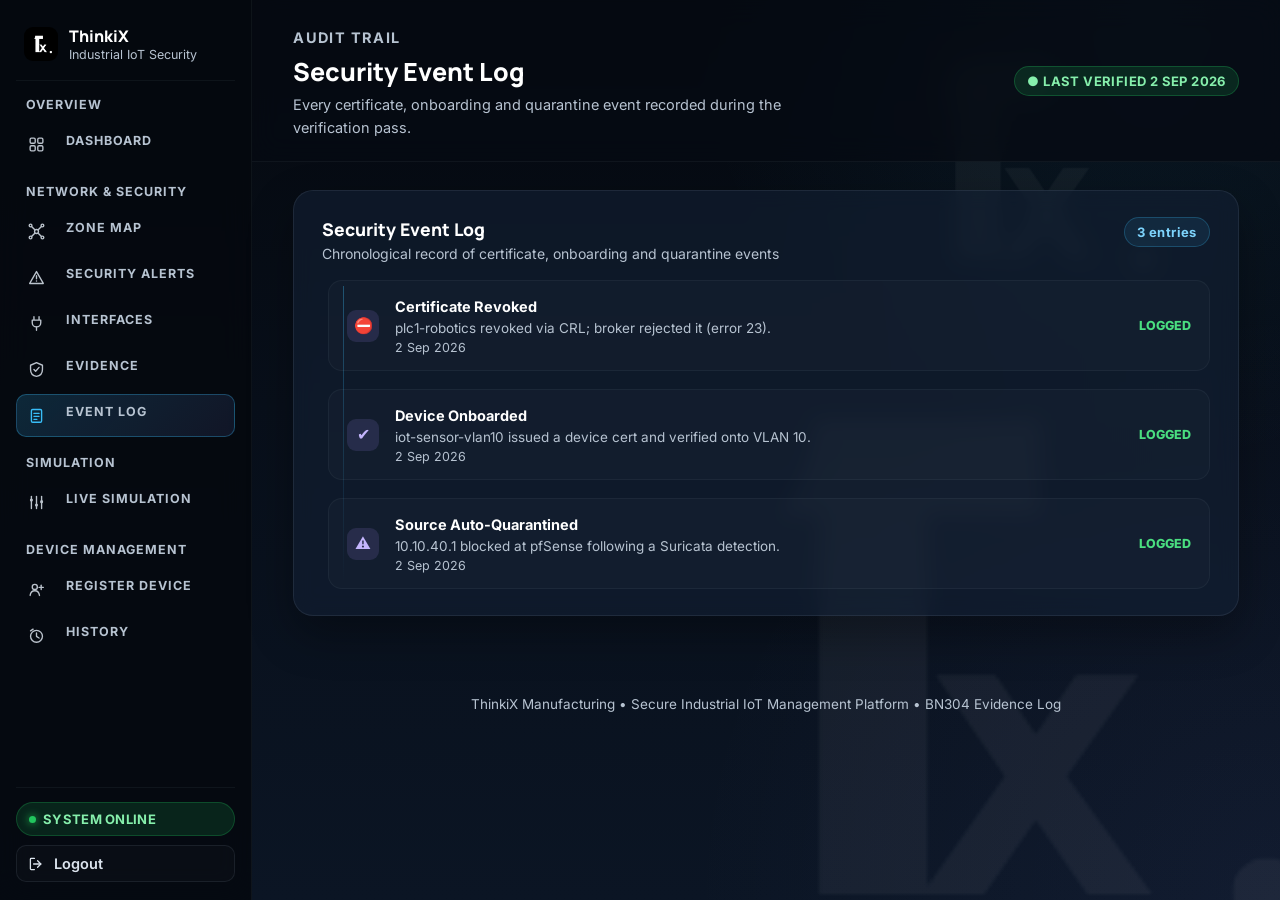
<file: event-log.html>
<!doctype html>
<html lang="en">
  <head>
    <meta charset="UTF-8" />
    <meta name="viewport" content="width=device-width, initial-scale=1.0" />

    <title>ThinkiX | Event Log</title>

    <link rel="stylesheet" href="dashboard.css" />
    <style>
      :root {
        --logo-url: url('[data-uri]');
        --logo-mark-url: url('[data-uri]');
      }
    </style>
    
  </head>

  <body class="dash2">
    
    <div class="dash2-watermark"></div>
    <div class="dash2-shell">
      <aside class="dash2-sidebar">
        <div class="dash2-sidebar-brand">
          <img src="[data-uri]" alt="ThinkiX logo" />
          <div>
            <h1>ThinkiX</h1>
            <span>Industrial IoT Security</span>
          </div>
        </div>

        <nav class="dash2-sidenav">
          <div class="dash2-sidenav-group"><span>Overview</span><a href="management.html" class=""><svg viewBox="0 0 20 20" fill="none" stroke="currentColor" stroke-width="1.6"><rect x="2.5" y="2.5" width="6" height="6" rx="1.5"/><rect x="11.5" y="2.5" width="6" height="6" rx="1.5"/><rect x="2.5" y="11.5" width="6" height="6" rx="1.5"/><rect x="11.5" y="11.5" width="6" height="6" rx="1.5"/></svg><span>Dashboard</span></a></div><div class="dash2-sidenav-group"><span>Network & Security</span><a href="zone-map.html" class=""><svg viewBox="0 0 20 20" fill="none" stroke="currentColor" stroke-width="1.6"><circle cx="10" cy="10" r="2.3"/><circle cx="3" cy="3" r="1.6"/><circle cx="17" cy="3" r="1.6"/><circle cx="3" cy="17" r="1.6"/><circle cx="17" cy="17" r="1.6"/><line x1="8.3" y1="8.3" x2="4.2" y2="4.2"/><line x1="11.7" y1="8.3" x2="15.8" y2="4.2"/><line x1="8.3" y1="11.7" x2="4.2" y2="15.8"/><line x1="11.7" y1="11.7" x2="15.8" y2="15.8"/></svg><span>Zone Map</span></a><a href="alerts.html" class=""><svg viewBox="0 0 20 20" fill="none" stroke="currentColor" stroke-width="1.6" stroke-linejoin="round" stroke-linecap="round"><path d="M10 3 L18 17 L2 17 Z"/><line x1="10" y1="8" x2="10" y2="11.5"/><circle cx="10" cy="14" r="0.9" fill="currentColor" stroke="none"/></svg><span>Security Alerts</span></a><a href="interfaces.html" class=""><svg viewBox="0 0 20 20" fill="none" stroke="currentColor" stroke-width="1.6" stroke-linecap="round" stroke-linejoin="round"><path d="M7 2v4M13 2v4M5 6h10v3a5 5 0 0 1-10 0V6z"/><path d="M10 14v4"/></svg><span>Interfaces</span></a><a href="evidence.html" class=""><svg viewBox="0 0 20 20" fill="none" stroke="currentColor" stroke-width="1.6" stroke-linejoin="round" stroke-linecap="round"><path d="M10 2l7 3v5c0 4.5-3 7.5-7 8-4-.5-7-3.5-7-8V5l7-3z"/><path d="M7 10l2 2 4-4.5"/></svg><span>Evidence</span></a><a href="event-log.html" class="active"><svg viewBox="0 0 20 20" fill="none" stroke="currentColor" stroke-width="1.6" stroke-linecap="round" stroke-linejoin="round"><rect x="4" y="3" width="12" height="15" rx="1.5"/><line x1="7" y1="7.5" x2="13" y2="7.5"/><line x1="7" y1="11" x2="13" y2="11"/><line x1="7" y1="14.5" x2="10.5" y2="14.5"/></svg><span>Event Log</span></a></div><div class="dash2-sidenav-group"><span>Simulation</span><a href="simulation.html" class=""><svg viewBox="0 0 20 20" fill="none" stroke="currentColor" stroke-width="1.6" stroke-linecap="round"><line x1="4" y1="17" x2="4" y2="3"/><line x1="10" y1="17" x2="10" y2="3"/><line x1="16" y1="17" x2="16" y2="3"/><circle cx="4" cy="7" r="1.8" fill="currentColor" stroke="none"/><circle cx="10" cy="13" r="1.8" fill="currentColor" stroke="none"/><circle cx="16" cy="9" r="1.8" fill="currentColor" stroke="none"/></svg><span>Live Simulation</span></a></div><div class="dash2-sidenav-group"><span>Device Management</span><a href="register.html" class=""><svg viewBox="0 0 20 20" fill="none" stroke="currentColor" stroke-width="1.6" stroke-linecap="round" stroke-linejoin="round"><circle cx="8" cy="7" r="3"/><path d="M2.5 17c.5-3.5 3-5.5 5.5-5.5s5 2 5.5 5.5"/><line x1="15.5" y1="5" x2="15.5" y2="10"/><line x1="13" y1="7.5" x2="18" y2="7.5"/></svg><span>Register Device</span></a><a href="history.html" class=""><svg viewBox="0 0 20 20" fill="none" stroke="currentColor" stroke-width="1.6" stroke-linecap="round" stroke-linejoin="round"><circle cx="10" cy="11" r="7"/><polyline points="10,7 10,11 13,13"/><path d="M6 2.5 L3 4.5"/></svg><span>History</span></a></div>
        </nav>

        <div class="dash2-sidebar-foot">
          <span class="dash2-online-pill"><i></i><span>SYSTEM ONLINE</span></span>
          <a href="index.html" class="dash2-logout"><svg viewBox="0 0 20 20" fill="none" stroke="currentColor" stroke-width="1.6" stroke-linecap="round" stroke-linejoin="round"><path d="M8 3H4a1 1 0 0 0-1 1v12a1 1 0 0 0 1 1h4"/><polyline points="12,6 16,10 12,14"/><line x1="16" y1="10" x2="7" y2="10"/></svg><span>Logout</span></a>
        </div>
      </aside>

      <div class="dash2-content">

        
        <header class="dash2-topbar">
          <div>
            <p class="dash2-eyebrow">Audit Trail</p>
            <h1>Security Event Log</h1>
            <p>Every certificate, onboarding and quarantine event recorded during the verification pass.</p>
          </div>
          <div class="dash2-topbar-right"><span class="dash2-chip dash2-chip--ok">&#9679; LAST VERIFIED 2 SEP 2026</span></div>
        </header>


        <main class="dash2-page">

          <section class="dash2-panel" id="event-log">
            <div class="dash2-panel-head">
              <div>
                <h2>Security Event Log</h2>
                <p>Chronological record of certificate, onboarding and quarantine events</p>
              </div>
              <span class="dash2-chip">3 entries</span>
            </div>

            <div class="email-history">
              <div class="email-row">
                <div class="email-icon-small">&#9940;</div>
                <div>
                  <strong>Certificate Revoked</strong>
                  <p>plc1-robotics revoked via CRL; broker rejected it (error 23).</p>
                  <small>2 Sep 2026</small>
                </div>
                <span class="email-sent">LOGGED</span>
              </div>

              <div class="email-row">
                <div class="email-icon-small">&#10004;</div>
                <div>
                  <strong>Device Onboarded</strong>
                  <p>iot-sensor-vlan10 issued a device cert and verified onto VLAN 10.</p>
                  <small>2 Sep 2026</small>
                </div>
                <span class="email-sent">LOGGED</span>
              </div>

              <div class="email-row">
                <div class="email-icon-small">&#9888;</div>
                <div>
                  <strong>Source Auto-Quarantined</strong>
                  <p>10.10.40.1 blocked at pfSense following a Suricata detection.</p>
                  <small>2 Sep 2026</small>
                </div>
                <span class="email-sent">LOGGED</span>
              </div>
            </div>
          </section>

        </main>

        <footer class="dash2-footer">
          <p>ThinkiX Manufacturing &bull; Secure Industrial IoT Management Platform &bull; BN304 Evidence Log</p>
        </footer>
    
      </div>
    </div>

    <script src="script.js"></script>
  </body>
</html>
</file>
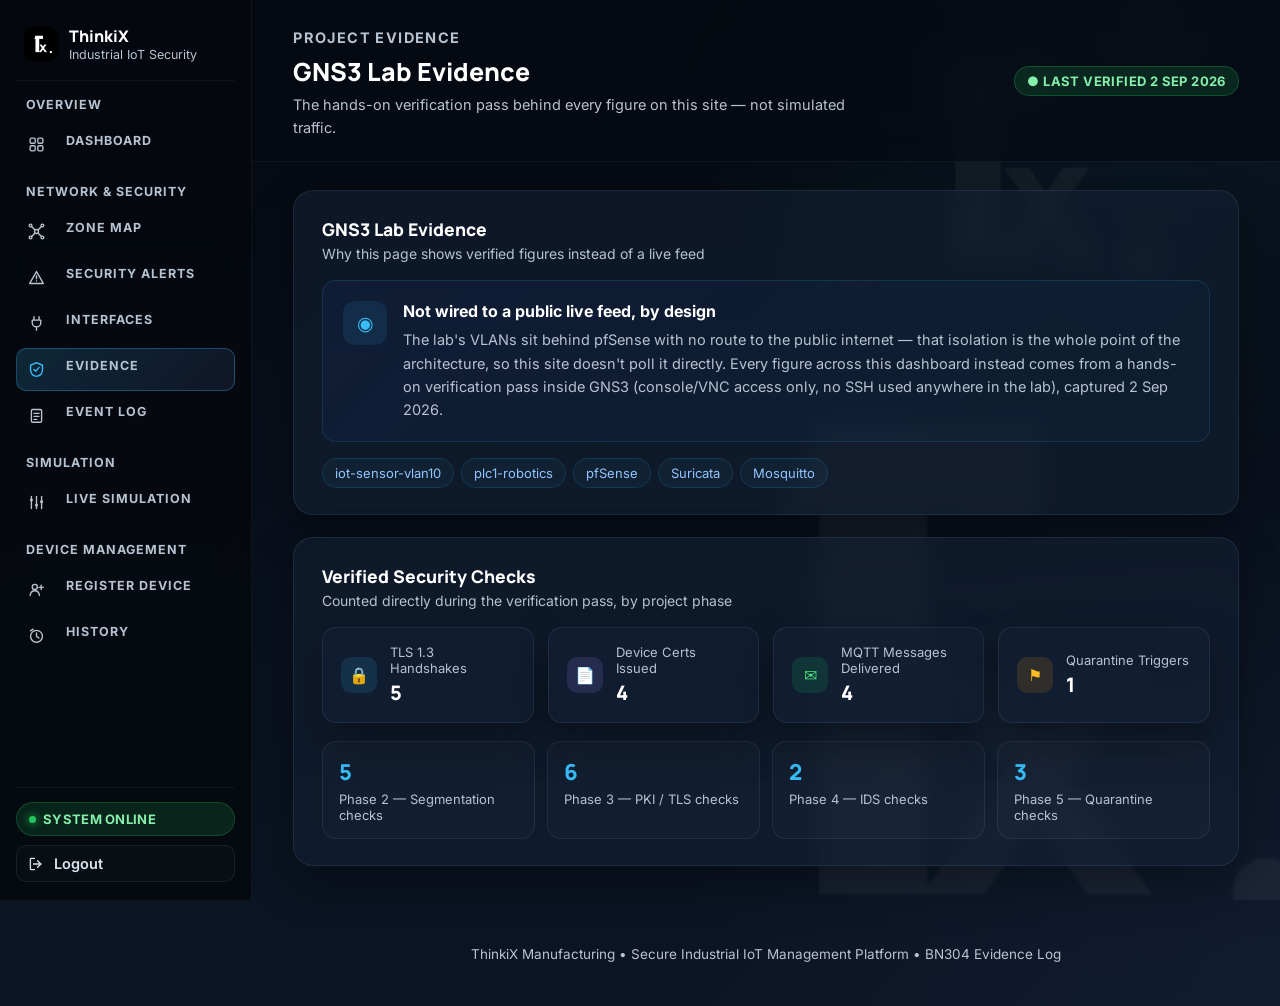
<file: evidence.html>
<!doctype html>
<html lang="en">
  <head>
    <meta charset="UTF-8" />
    <meta name="viewport" content="width=device-width, initial-scale=1.0" />

    <title>ThinkiX | Evidence</title>

    <link rel="stylesheet" href="dashboard.css" />
    <style>
      :root {
        --logo-url: url('[data-uri]');
        --logo-mark-url: url('[data-uri]');
      }
    </style>
    
  </head>

  <body class="dash2">
    
    <div class="dash2-watermark"></div>
    <div class="dash2-shell">
      <aside class="dash2-sidebar">
        <div class="dash2-sidebar-brand">
          <img src="[data-uri]" alt="ThinkiX logo" />
          <div>
            <h1>ThinkiX</h1>
            <span>Industrial IoT Security</span>
          </div>
        </div>

        <nav class="dash2-sidenav">
          <div class="dash2-sidenav-group"><span>Overview</span><a href="management.html" class=""><svg viewBox="0 0 20 20" fill="none" stroke="currentColor" stroke-width="1.6"><rect x="2.5" y="2.5" width="6" height="6" rx="1.5"/><rect x="11.5" y="2.5" width="6" height="6" rx="1.5"/><rect x="2.5" y="11.5" width="6" height="6" rx="1.5"/><rect x="11.5" y="11.5" width="6" height="6" rx="1.5"/></svg><span>Dashboard</span></a></div><div class="dash2-sidenav-group"><span>Network & Security</span><a href="zone-map.html" class=""><svg viewBox="0 0 20 20" fill="none" stroke="currentColor" stroke-width="1.6"><circle cx="10" cy="10" r="2.3"/><circle cx="3" cy="3" r="1.6"/><circle cx="17" cy="3" r="1.6"/><circle cx="3" cy="17" r="1.6"/><circle cx="17" cy="17" r="1.6"/><line x1="8.3" y1="8.3" x2="4.2" y2="4.2"/><line x1="11.7" y1="8.3" x2="15.8" y2="4.2"/><line x1="8.3" y1="11.7" x2="4.2" y2="15.8"/><line x1="11.7" y1="11.7" x2="15.8" y2="15.8"/></svg><span>Zone Map</span></a><a href="alerts.html" class=""><svg viewBox="0 0 20 20" fill="none" stroke="currentColor" stroke-width="1.6" stroke-linejoin="round" stroke-linecap="round"><path d="M10 3 L18 17 L2 17 Z"/><line x1="10" y1="8" x2="10" y2="11.5"/><circle cx="10" cy="14" r="0.9" fill="currentColor" stroke="none"/></svg><span>Security Alerts</span></a><a href="interfaces.html" class=""><svg viewBox="0 0 20 20" fill="none" stroke="currentColor" stroke-width="1.6" stroke-linecap="round" stroke-linejoin="round"><path d="M7 2v4M13 2v4M5 6h10v3a5 5 0 0 1-10 0V6z"/><path d="M10 14v4"/></svg><span>Interfaces</span></a><a href="evidence.html" class="active"><svg viewBox="0 0 20 20" fill="none" stroke="currentColor" stroke-width="1.6" stroke-linejoin="round" stroke-linecap="round"><path d="M10 2l7 3v5c0 4.5-3 7.5-7 8-4-.5-7-3.5-7-8V5l7-3z"/><path d="M7 10l2 2 4-4.5"/></svg><span>Evidence</span></a><a href="event-log.html" class=""><svg viewBox="0 0 20 20" fill="none" stroke="currentColor" stroke-width="1.6" stroke-linecap="round" stroke-linejoin="round"><rect x="4" y="3" width="12" height="15" rx="1.5"/><line x1="7" y1="7.5" x2="13" y2="7.5"/><line x1="7" y1="11" x2="13" y2="11"/><line x1="7" y1="14.5" x2="10.5" y2="14.5"/></svg><span>Event Log</span></a></div><div class="dash2-sidenav-group"><span>Simulation</span><a href="simulation.html" class=""><svg viewBox="0 0 20 20" fill="none" stroke="currentColor" stroke-width="1.6" stroke-linecap="round"><line x1="4" y1="17" x2="4" y2="3"/><line x1="10" y1="17" x2="10" y2="3"/><line x1="16" y1="17" x2="16" y2="3"/><circle cx="4" cy="7" r="1.8" fill="currentColor" stroke="none"/><circle cx="10" cy="13" r="1.8" fill="currentColor" stroke="none"/><circle cx="16" cy="9" r="1.8" fill="currentColor" stroke="none"/></svg><span>Live Simulation</span></a></div><div class="dash2-sidenav-group"><span>Device Management</span><a href="register.html" class=""><svg viewBox="0 0 20 20" fill="none" stroke="currentColor" stroke-width="1.6" stroke-linecap="round" stroke-linejoin="round"><circle cx="8" cy="7" r="3"/><path d="M2.5 17c.5-3.5 3-5.5 5.5-5.5s5 2 5.5 5.5"/><line x1="15.5" y1="5" x2="15.5" y2="10"/><line x1="13" y1="7.5" x2="18" y2="7.5"/></svg><span>Register Device</span></a><a href="history.html" class=""><svg viewBox="0 0 20 20" fill="none" stroke="currentColor" stroke-width="1.6" stroke-linecap="round" stroke-linejoin="round"><circle cx="10" cy="11" r="7"/><polyline points="10,7 10,11 13,13"/><path d="M6 2.5 L3 4.5"/></svg><span>History</span></a></div>
        </nav>

        <div class="dash2-sidebar-foot">
          <span class="dash2-online-pill"><i></i><span>SYSTEM ONLINE</span></span>
          <a href="index.html" class="dash2-logout"><svg viewBox="0 0 20 20" fill="none" stroke="currentColor" stroke-width="1.6" stroke-linecap="round" stroke-linejoin="round"><path d="M8 3H4a1 1 0 0 0-1 1v12a1 1 0 0 0 1 1h4"/><polyline points="12,6 16,10 12,14"/><line x1="16" y1="10" x2="7" y2="10"/></svg><span>Logout</span></a>
        </div>
      </aside>

      <div class="dash2-content">

        
        <header class="dash2-topbar">
          <div>
            <p class="dash2-eyebrow">Project Evidence</p>
            <h1>GNS3 Lab Evidence</h1>
            <p>The hands-on verification pass behind every figure on this site &mdash; not simulated traffic.</p>
          </div>
          <div class="dash2-topbar-right"><span class="dash2-chip dash2-chip--ok">&#9679; LAST VERIFIED 2 SEP 2026</span></div>
        </header>


        <main class="dash2-page">

          <section class="dash2-panel">
            <div class="dash2-panel-head">
              <div>
                <h2>GNS3 Lab Evidence</h2>
                <p>Why this page shows verified figures instead of a live feed</p>
              </div>
            </div>

            <div class="dash2-gns3">
              <div class="dash2-gns3-icon">&#9673;</div>
              <div>
                <h3>Not wired to a public live feed, by design</h3>
                <p>
                  The lab's VLANs sit behind pfSense with no route to the public
                  internet &mdash; that isolation is the whole point of the
                  architecture, so this site doesn't poll it directly. Every
                  figure across this dashboard instead comes from a hands-on
                  verification pass inside GNS3 (console/VNC access only, no
                  SSH used anywhere in the lab), captured 2 Sep 2026.
                </p>
              </div>
            </div>

            <div class="dash2-node-tags">
              <span>iot-sensor-vlan10</span>
              <span>plc1-robotics</span>
              <span>pfSense</span>
              <span>Suricata</span>
              <span>Mosquitto</span>
            </div>
          </section>

          <section class="dash2-panel">
            <div class="dash2-panel-head">
              <div>
                <h2>Verified Security Checks</h2>
                <p>Counted directly during the verification pass, by project phase</p>
              </div>
            </div>

            <div class="dash2-stat-row" style="margin-bottom:18px">
              <div class="dashboard-stat-card" style="cursor:default">
                <div class="dash2-stat-icon">&#128274;</div>
                <div><p>TLS 1.3 Handshakes</p><h2>5</h2></div>
              </div>
              <div class="dashboard-stat-card" style="cursor:default">
                <div class="dash2-stat-icon info">&#128196;</div>
                <div><p>Device Certs Issued</p><h2>4</h2></div>
              </div>
              <div class="dashboard-stat-card" style="cursor:default">
                <div class="dash2-stat-icon ok">&#9993;</div>
                <div><p>MQTT Messages Delivered</p><h2>4</h2></div>
              </div>
              <div class="dashboard-stat-card" style="cursor:default">
                <div class="dash2-stat-icon warn">&#9873;</div>
                <div><p>Quarantine Triggers</p><h2>1</h2></div>
              </div>
            </div>

            <div class="dash2-checklist">
              <div class="dash2-checklist-item"><span class="n">5</span><p>Phase 2 &mdash; Segmentation checks</p></div>
              <div class="dash2-checklist-item"><span class="n">6</span><p>Phase 3 &mdash; PKI / TLS checks</p></div>
              <div class="dash2-checklist-item"><span class="n">2</span><p>Phase 4 &mdash; IDS checks</p></div>
              <div class="dash2-checklist-item"><span class="n">3</span><p>Phase 5 &mdash; Quarantine checks</p></div>
            </div>
          </section>

        </main>

        <footer class="dash2-footer">
          <p>ThinkiX Manufacturing &bull; Secure Industrial IoT Management Platform &bull; BN304 Evidence Log</p>
        </footer>
    
      </div>
    </div>

    <script src="script.js"></script>
  </body>
</html>
</file>
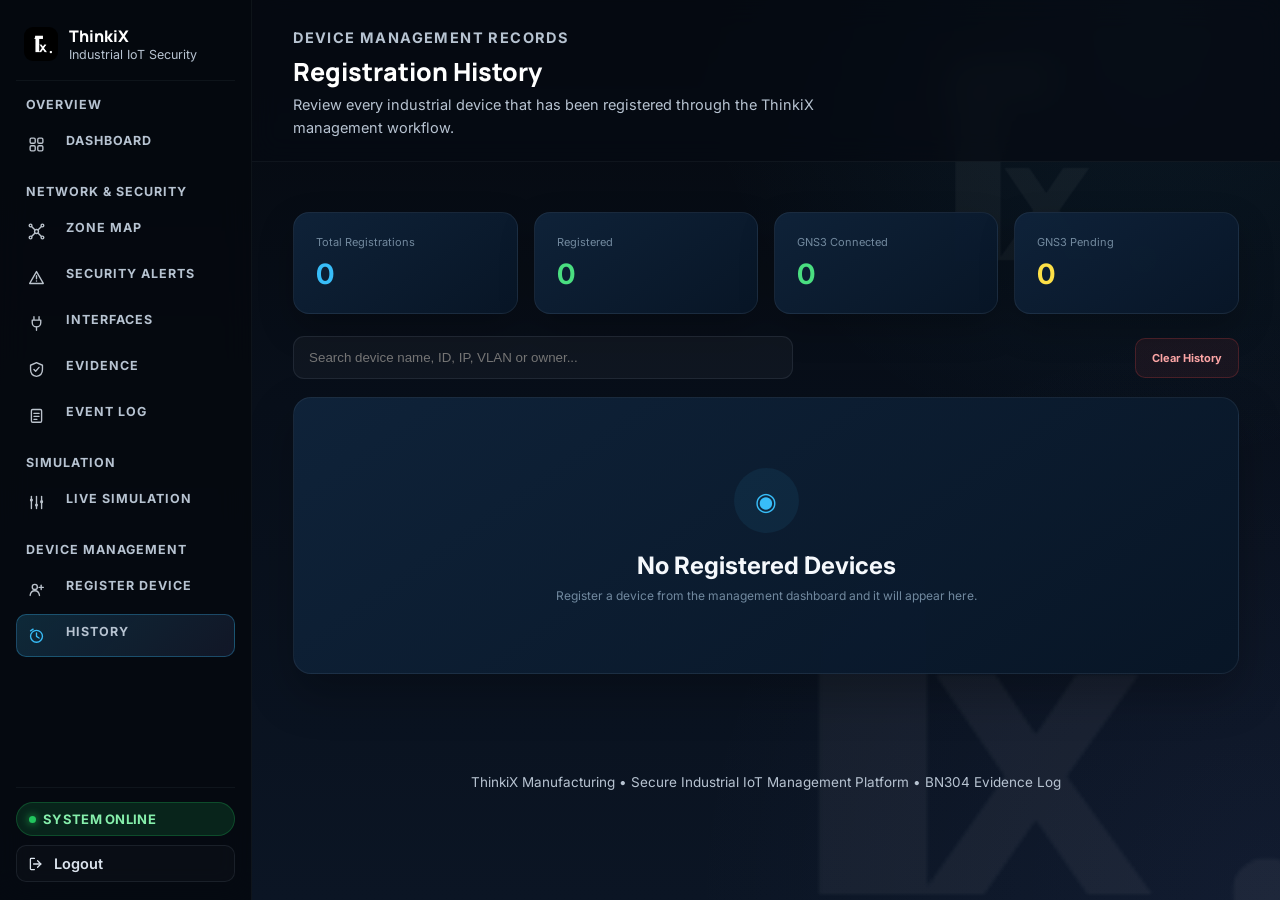
<file: history.html>
<!doctype html>
<html lang="en">
  <head>
    <meta charset="UTF-8" />
    <meta name="viewport" content="width=device-width, initial-scale=1.0" />

    <title>ThinkiX | Registration History</title>

    <link rel="stylesheet" href="dashboard.css" />
    <style>
      :root {
        --logo-url: url('[data-uri]');
        --logo-mark-url: url('[data-uri]');
      }

      * {
        box-sizing: border-box;
        margin: 0;
        padding: 0;
      }

      /* =============================
       HEADER
    ============================== */

      .topbar {
        position: sticky;
        top: 0;
        z-index: 50;

        display: flex;
        justify-content: space-between;
        align-items: center;

        padding: 18px 5%;

        background: rgba(7, 17, 31, 0.94);

        border-bottom: 1px solid rgba(255, 255, 255, 0.07);

        backdrop-filter: blur(14px);
      }

      /* =============================
       CONTAINER
    ============================== */

      .container {
        max-width: 1400px;
        margin: auto;
        padding: 50px 4% 90px;
      }

      .page-heading {
        display: flex;
        justify-content: space-between;
        align-items: flex-end;

        gap: 20px;

        margin-bottom: 30px;
      }

      .eyebrow {
        color: #38bdf8;

        font-size: 11px;
        font-weight: 700;

        letter-spacing: 2px;
      }

      .page-heading h1 {
        margin-top: 8px;

        font-size: clamp(32px, 4vw, 46px);
      }

      .page-heading p:last-child {
        margin-top: 9px;

        max-width: 650px;

        color: #8399ad;

        line-height: 1.6;

        font-size: 13px;
      }

      .history-badge {
        padding: 9px 14px;

        border-radius: 999px;

        border: 1px solid rgba(56, 189, 248, 0.18);

        background: rgba(56, 189, 248, 0.05);

        color: #8ce7ff;

        font-size: 11px;
        font-weight: 700;
      }

      /* =============================
       STATS
    ============================== */

      .stats {
        display: grid;

        grid-template-columns: repeat(4, 1fr);

        gap: 16px;

        margin-bottom: 22px;
      }

      .stat-card {
        padding: 22px;

        border-radius: 16px;

        border: 1px solid rgba(148, 163, 184, 0.11);

        background: linear-gradient(
          145deg,
          rgba(15, 35, 58, 0.97),
          rgba(8, 22, 39, 0.97)
        );

        box-shadow: 0 14px 35px rgba(0, 0, 0, 0.23);

        transition: 0.25s;
      }

      .stat-card:hover {
        transform: translateY(-4px);

        border-color: rgba(56, 189, 248, 0.2);
      }

      .stat-card span {
        display: block;

        color: #72899e;

        font-size: 11px;
      }

      .stat-card strong {
        display: block;

        margin-top: 8px;

        color: white;

        font-size: 28px;
      }

      .green {
        color: #4ade80 !important;
      }

      .yellow {
        color: #fde047 !important;
      }

      .blue {
        color: #38bdf8 !important;
      }

      /* =============================
       TOOLBAR
    ============================== */

      .toolbar {
        display: flex;
        justify-content: space-between;
        align-items: center;

        gap: 15px;

        margin-bottom: 18px;
      }

      .search-box {
        flex: 1;

        max-width: 500px;

        position: relative;
      }

      .search-box input {
        width: 100%;

        padding: 13px 15px;

        border: 1px solid rgba(148, 163, 184, 0.13);

        border-radius: 11px;

        outline: none;

        background: rgba(255, 255, 255, 0.03);

        color: white;
      }

      .search-box input:focus {
        border-color: #38bdf8;

        box-shadow: 0 0 0 3px rgba(56, 189, 248, 0.07);
      }

      .toolbar-buttons {
        display: flex;
        gap: 10px;
      }

      button {
        cursor: pointer;
        font: inherit;
      }

      .clear-button {
        padding: 12px 16px;

        border-radius: 10px;

        border: 1px solid rgba(239, 68, 68, 0.22);

        background: rgba(239, 68, 68, 0.07);

        color: #fca5a5;

        font-size: 11px;
        font-weight: 700;

        transition: 0.25s;
      }

      .clear-button:hover {
        background: rgba(239, 68, 68, 0.12);
      }

      /* =============================
       HISTORY PANEL
    ============================== */

      .history-panel {
        border: 1px solid rgba(148, 163, 184, 0.11);

        border-radius: 18px;

        background: linear-gradient(
          145deg,
          rgba(15, 35, 58, 0.98),
          rgba(8, 22, 39, 0.98)
        );

        box-shadow: 0 20px 45px rgba(0, 0, 0, 0.25);

        overflow: hidden;
      }

      .table-wrapper {
        width: 100%;
        overflow-x: auto;
      }

      table {
        width: 100%;

        border-collapse: collapse;

        min-width: 1050px;
      }

      thead {
        background: rgba(255, 255, 255, 0.025);
      }

      th {
        padding: 15px;

        text-align: left;

        color: #6f879c;

        font-size: 10px;

        letter-spacing: 1px;

        border-bottom: 1px solid rgba(255, 255, 255, 0.05);
      }

      td {
        padding: 16px 15px;

        border-bottom: 1px solid rgba(255, 255, 255, 0.045);

        color: #c9d6e2;

        font-size: 12px;
      }

      tbody tr {
        transition: 0.25s;
      }

      tbody tr:hover {
        background: rgba(56, 189, 248, 0.035);
      }

      .device-name {
        color: white;

        font-weight: 700;
      }

      .small-muted {
        display: block;

        margin-top: 4px;

        color: #61798e;

        font-size: 10px;
      }

      /* =============================
       STATUS PILLS
    ============================== */

      .status {
        display: inline-flex;

        align-items: center;

        gap: 6px;

        padding: 6px 9px;

        border-radius: 999px;

        font-size: 9px;

        font-weight: 800;

        letter-spacing: 0.6px;
      }

      .registered {
        color: #4ade80;

        border: 1px solid rgba(34, 197, 94, 0.18);

        background: rgba(34, 197, 94, 0.07);
      }

      .processing {
        color: #38bdf8;

        border: 1px solid rgba(56, 189, 248, 0.18);

        background: rgba(56, 189, 248, 0.06);
      }

      .gns3-pending {
        color: #fde047;

        border: 1px solid rgba(250, 204, 21, 0.18);

        background: rgba(250, 204, 21, 0.06);
      }

      .gns3-connected {
        color: #4ade80;

        border: 1px solid rgba(34, 197, 94, 0.18);

        background: rgba(34, 197, 94, 0.07);
      }

      /* =============================
       VIEW BUTTON
    ============================== */

      .view-button {
        padding: 8px 11px;

        border-radius: 8px;

        border: 1px solid rgba(56, 189, 248, 0.14);

        background: rgba(56, 189, 248, 0.05);

        color: #85dcfb;

        font-size: 10px;

        transition: 0.2s;
      }

      .view-button:hover {
        background: rgba(56, 189, 248, 0.1);

        transform: translateY(-1px);
      }

      /* =============================
       EMPTY STATE
    ============================== */

      .empty-state {
        display: none;

        padding: 70px 20px;

        text-align: center;
      }

      .empty-state.show {
        display: block;
      }

      .empty-icon {
        width: 65px;
        height: 65px;

        margin: auto;

        display: grid;
        place-items: center;

        border-radius: 50%;

        background: rgba(56, 189, 248, 0.07);

        color: #38bdf8;

        font-size: 25px;
      }

      .empty-state h2 {
        margin-top: 18px;
      }

      .empty-state p {
        margin-top: 8px;

        color: #71899f;

        font-size: 12px;
      }

      /* =============================
       MODAL
    ============================== */

      .modal-overlay {
        position: fixed;

        inset: 0;

        display: none;

        justify-content: center;
        align-items: center;

        padding: 20px;

        background: rgba(2, 8, 17, 0.78);

        backdrop-filter: blur(8px);

        z-index: 100;
      }

      .modal-overlay.show {
        display: flex;
      }

      .modal {
        width: 100%;

        max-width: 750px;

        max-height: 88vh;

        overflow-y: auto;

        padding: 28px;

        border-radius: 18px;

        border: 1px solid rgba(56, 189, 248, 0.16);

        background: #0b1c30;

        box-shadow: 0 25px 70px rgba(0, 0, 0, 0.45);

        animation: modalIn 0.3s ease;
      }

      .modal-header {
        display: flex;

        justify-content: space-between;
        align-items: flex-start;

        gap: 20px;

        margin-bottom: 22px;
      }

      .modal-header h2 {
        color: white;
      }

      .modal-header p {
        margin-top: 6px;

        color: #72899e;

        font-size: 11px;
      }

      .close-button {
        width: 36px;
        height: 36px;

        border: none;

        border-radius: 9px;

        background: rgba(255, 255, 255, 0.05);

        color: #b9c8d6;

        font-size: 18px;
      }

      .modal-grid {
        display: grid;

        grid-template-columns: repeat(2, 1fr);

        gap: 12px;
      }

      .modal-info {
        padding: 14px;

        border-radius: 11px;

        border: 1px solid rgba(255, 255, 255, 0.05);

        background: rgba(255, 255, 255, 0.025);
      }

      .modal-info small {
        display: block;

        color: #677f94;

        font-size: 9px;

        letter-spacing: 1px;
      }

      .modal-info strong {
        display: block;

        margin-top: 7px;

        color: white;

        font-size: 12px;

        word-break: break-word;
      }

      .modal-security {
        margin-top: 18px;

        padding: 18px;

        border-radius: 12px;

        background: rgba(56, 189, 248, 0.04);

        border: 1px solid rgba(56, 189, 248, 0.11);
      }

      .modal-security h3 {
        margin-bottom: 12px;

        font-size: 14px;
      }

      .security-item {
        display: flex;

        justify-content: space-between;

        padding: 10px 0;

        border-bottom: 1px solid rgba(255, 255, 255, 0.05);

        font-size: 11px;
      }

      .enabled {
        color: #4ade80;
        font-weight: 700;
      }

      .not-selected {
        color: #8297aa;
        font-weight: 700;
      }

      /* =============================
       FOOTER
    ============================== */

      footer {
        padding: 24px;

        text-align: center;

        color: #5e768b;

        font-size: 11px;
      }

      @keyframes modalIn {
        from {
          opacity: 0;
          transform: translateY(20px) scale(0.98);
        }

        to {
          opacity: 1;
          transform: translateY(0) scale(1);
        }
      }

      /* =============================
       RESPONSIVE
    ============================== */

      @media (max-width: 900px) {
        .stats {
          grid-template-columns: repeat(2, 1fr);
        }

        .page-heading {
          align-items: flex-start;
          flex-direction: column;
        }
      }

      @media (max-width: 600px) {
        .stats {
          grid-template-columns: 1fr;
        }

        .toolbar {
          flex-direction: column;
          align-items: stretch;
        }

        .search-box {
          max-width: none;
        }

        .toolbar-buttons {
          width: 100%;
        }

        .clear-button {
          width: 100%;
        }

        .modal-grid {
          grid-template-columns: 1fr;
        }

        .brand p {
          display: none;
        }
      }
    </style>
  </head>

  <body class="dash2">
    
    <div class="dash2-watermark"></div>
    <div class="dash2-shell">
      <aside class="dash2-sidebar">
        <div class="dash2-sidebar-brand">
          <img src="[data-uri]" alt="ThinkiX logo" />
          <div>
            <h1>ThinkiX</h1>
            <span>Industrial IoT Security</span>
          </div>
        </div>

        <nav class="dash2-sidenav">
          <div class="dash2-sidenav-group"><span>Overview</span><a href="management.html" class=""><svg viewBox="0 0 20 20" fill="none" stroke="currentColor" stroke-width="1.6"><rect x="2.5" y="2.5" width="6" height="6" rx="1.5"/><rect x="11.5" y="2.5" width="6" height="6" rx="1.5"/><rect x="2.5" y="11.5" width="6" height="6" rx="1.5"/><rect x="11.5" y="11.5" width="6" height="6" rx="1.5"/></svg><span>Dashboard</span></a></div><div class="dash2-sidenav-group"><span>Network & Security</span><a href="zone-map.html" class=""><svg viewBox="0 0 20 20" fill="none" stroke="currentColor" stroke-width="1.6"><circle cx="10" cy="10" r="2.3"/><circle cx="3" cy="3" r="1.6"/><circle cx="17" cy="3" r="1.6"/><circle cx="3" cy="17" r="1.6"/><circle cx="17" cy="17" r="1.6"/><line x1="8.3" y1="8.3" x2="4.2" y2="4.2"/><line x1="11.7" y1="8.3" x2="15.8" y2="4.2"/><line x1="8.3" y1="11.7" x2="4.2" y2="15.8"/><line x1="11.7" y1="11.7" x2="15.8" y2="15.8"/></svg><span>Zone Map</span></a><a href="alerts.html" class=""><svg viewBox="0 0 20 20" fill="none" stroke="currentColor" stroke-width="1.6" stroke-linejoin="round" stroke-linecap="round"><path d="M10 3 L18 17 L2 17 Z"/><line x1="10" y1="8" x2="10" y2="11.5"/><circle cx="10" cy="14" r="0.9" fill="currentColor" stroke="none"/></svg><span>Security Alerts</span></a><a href="interfaces.html" class=""><svg viewBox="0 0 20 20" fill="none" stroke="currentColor" stroke-width="1.6" stroke-linecap="round" stroke-linejoin="round"><path d="M7 2v4M13 2v4M5 6h10v3a5 5 0 0 1-10 0V6z"/><path d="M10 14v4"/></svg><span>Interfaces</span></a><a href="evidence.html" class=""><svg viewBox="0 0 20 20" fill="none" stroke="currentColor" stroke-width="1.6" stroke-linejoin="round" stroke-linecap="round"><path d="M10 2l7 3v5c0 4.5-3 7.5-7 8-4-.5-7-3.5-7-8V5l7-3z"/><path d="M7 10l2 2 4-4.5"/></svg><span>Evidence</span></a><a href="event-log.html" class=""><svg viewBox="0 0 20 20" fill="none" stroke="currentColor" stroke-width="1.6" stroke-linecap="round" stroke-linejoin="round"><rect x="4" y="3" width="12" height="15" rx="1.5"/><line x1="7" y1="7.5" x2="13" y2="7.5"/><line x1="7" y1="11" x2="13" y2="11"/><line x1="7" y1="14.5" x2="10.5" y2="14.5"/></svg><span>Event Log</span></a></div><div class="dash2-sidenav-group"><span>Simulation</span><a href="simulation.html" class=""><svg viewBox="0 0 20 20" fill="none" stroke="currentColor" stroke-width="1.6" stroke-linecap="round"><line x1="4" y1="17" x2="4" y2="3"/><line x1="10" y1="17" x2="10" y2="3"/><line x1="16" y1="17" x2="16" y2="3"/><circle cx="4" cy="7" r="1.8" fill="currentColor" stroke="none"/><circle cx="10" cy="13" r="1.8" fill="currentColor" stroke="none"/><circle cx="16" cy="9" r="1.8" fill="currentColor" stroke="none"/></svg><span>Live Simulation</span></a></div><div class="dash2-sidenav-group"><span>Device Management</span><a href="register.html" class=""><svg viewBox="0 0 20 20" fill="none" stroke="currentColor" stroke-width="1.6" stroke-linecap="round" stroke-linejoin="round"><circle cx="8" cy="7" r="3"/><path d="M2.5 17c.5-3.5 3-5.5 5.5-5.5s5 2 5.5 5.5"/><line x1="15.5" y1="5" x2="15.5" y2="10"/><line x1="13" y1="7.5" x2="18" y2="7.5"/></svg><span>Register Device</span></a><a href="history.html" class="active"><svg viewBox="0 0 20 20" fill="none" stroke="currentColor" stroke-width="1.6" stroke-linecap="round" stroke-linejoin="round"><circle cx="10" cy="11" r="7"/><polyline points="10,7 10,11 13,13"/><path d="M6 2.5 L3 4.5"/></svg><span>History</span></a></div>
        </nav>

        <div class="dash2-sidebar-foot">
          <span class="dash2-online-pill"><i></i><span>SYSTEM ONLINE</span></span>
          <a href="index.html" class="dash2-logout"><svg viewBox="0 0 20 20" fill="none" stroke="currentColor" stroke-width="1.6" stroke-linecap="round" stroke-linejoin="round"><path d="M8 3H4a1 1 0 0 0-1 1v12a1 1 0 0 0 1 1h4"/><polyline points="12,6 16,10 12,14"/><line x1="16" y1="10" x2="7" y2="10"/></svg><span>Logout</span></a>
        </div>
      </aside>

      <div class="dash2-content">

        
        <header class="dash2-topbar">
          <div>
            <p class="dash2-eyebrow">Device Management Records</p>
            <h1>Registration History</h1>
            <p>Review every industrial device that has been registered through the ThinkiX management workflow.</p>
          </div>
          <div class="dash2-topbar-right"></div>
        </header>


        <main class="container">
      <!-- PAGE HEADING -->

      <!-- ===========================
         STATS
    ============================ -->

      <section class="stats">
        <div class="stat-card">
          <span> Total Registrations </span>

          <strong id="totalRegistrations" class="blue"> 0 </strong>
        </div>

        <div class="stat-card">
          <span> Registered </span>

          <strong id="registeredCount" class="green"> 0 </strong>
        </div>

        <div class="stat-card">
          <span> GNS3 Connected </span>

          <strong id="gns3ConnectedCount" class="green"> 0 </strong>
        </div>

        <div class="stat-card">
          <span> GNS3 Pending </span>

          <strong id="gns3PendingCount" class="yellow"> 0 </strong>
        </div>
      </section>

      <!-- ===========================
         SEARCH / CONTROLS
    ============================ -->

      <section class="toolbar">
        <div class="search-box">
          <input
            type="text"
            id="searchInput"
            placeholder="Search device name, ID, IP, VLAN or owner..."
          />
        </div>

        <div class="toolbar-buttons">
          <button type="button" class="clear-button" id="clearHistoryButton">
            Clear History
          </button>
        </div>
      </section>

      <!-- ===========================
         HISTORY TABLE
    ============================ -->

      <section class="history-panel">
        <div class="table-wrapper" id="tableWrapper">
          <table>
            <thead>
              <tr>
                <th>DEVICE</th>

                <th>DEVICE ID</th>

                <th>IP ADDRESS</th>

                <th>VLAN</th>

                <th>OWNER</th>

                <th>REGISTERED</th>

                <th>REGISTRATION</th>

                <th>GNS3</th>

                <th>DETAILS</th>
              </tr>
            </thead>

            <tbody id="historyTableBody"></tbody>
          </table>
        </div>

        <!-- EMPTY STATE -->

        <div class="empty-state" id="emptyState">
          <div class="empty-icon">◉</div>

          <h2>No Registered Devices</h2>

          <p>
            Register a device from the management dashboard and it will appear
            here.
          </p>
        </div>
      </section>
    </main>

        <!-- ===========================
       DETAILS MODAL
  ============================ -->

    <div class="modal-overlay" id="modalOverlay">
      <div class="modal">
        <div class="modal-header">
          <div>
            <h2 id="modalDeviceName">Device Details</h2>

            <p id="modalRegistrationId"></p>
          </div>

          <button type="button" class="close-button" id="closeModalButton">
            ×
          </button>
        </div>

        <div class="modal-grid">
          <div class="modal-info">
            <small> DEVICE ID </small>

            <strong id="modalDeviceId"> - </strong>
          </div>

          <div class="modal-info">
            <small> DEVICE TYPE </small>

            <strong id="modalDeviceType"> - </strong>
          </div>

          <div class="modal-info">
            <small> IP ADDRESS </small>

            <strong id="modalIp"> - </strong>
          </div>

          <div class="modal-info">
            <small> MAC ADDRESS </small>

            <strong id="modalMac"> - </strong>
          </div>

          <div class="modal-info">
            <small> VLAN </small>

            <strong id="modalVlan"> - </strong>
          </div>

          <div class="modal-info">
            <small> DEVICE OWNER </small>

            <strong id="modalOwner"> - </strong>
          </div>

          <div class="modal-info">
            <small> OWNER EMAIL </small>

            <strong id="modalEmail"> - </strong>
          </div>

          <div class="modal-info">
            <small> REGISTERED AT </small>

            <strong id="modalRegisteredAt"> - </strong>
          </div>

          <div class="modal-info">
            <small> REGISTRATION STATUS </small>

            <strong id="modalRegistrationStatus"> - </strong>
          </div>

          <div class="modal-info">
            <small> GNS3 STATUS </small>

            <strong id="modalGns3Status"> - </strong>
          </div>
        </div>

        <!-- SECURITY -->

        <div class="modal-security">
          <h3>Security Configuration</h3>

          <div class="security-item">
            <span> MQTT over TLS </span>

            <span id="modalTls"> - </span>
          </div>

          <div class="security-item">
            <span> Device Certificate </span>

            <span id="modalCertificate"> - </span>
          </div>

          <div class="security-item">
            <span> IDS Monitoring </span>

            <span id="modalMonitoring"> - </span>
          </div>
        </div>

        <div class="modal-security">
          <h3>Device Description</h3>

          <p
            id="modalDescription"
            style="color: #8da2b5; font-size: 12px; line-height: 1.6"
          >
            -
          </p>
        </div>
      </div>
    </div>

    

        <footer class="dash2-footer">
          <p>ThinkiX Manufacturing &bull; Secure Industrial IoT Management Platform &bull; BN304 Evidence Log</p>
        </footer>
    
      </div>
    </div>

    <script>
      "use strict";

      /* =====================================
       DEVICE TYPE DISPLAY NAMES
    ====================================== */

      function formatDeviceType(type) {
        const types = {
          temperature: "Temperature Sensor",

          pressure: "Pressure Sensor",

          vibration: "Vibration Sensor",

          plc: "PLC Controller",

          robotic: "Robotic Arm",

          monitoring: "Monitoring Server",
        };

        return types[type] || type || "Industrial IoT Device";
      }

      /* =====================================
       READ HISTORY
    ====================================== */

      function getHistory() {
        try {
          return JSON.parse(
            localStorage.getItem("thinkixDeviceHistory") || "[]",
          );
        } catch (error) {
          console.error("Unable to load history:", error);

          return [];
        }
      }

      let history = getHistory();

      /* =====================================
       ELEMENTS
    ====================================== */

      const tableBody = document.getElementById("historyTableBody");

      const tableWrapper = document.getElementById("tableWrapper");

      const emptyState = document.getElementById("emptyState");

      const searchInput = document.getElementById("searchInput");

      const clearHistoryButton = document.getElementById("clearHistoryButton");

      /* =====================================
       COUNTERS
    ====================================== */

      function updateCounters() {
        const total = history.length;

        const registered = history.filter(
          (device) =>
            device.registrationStatus === "Registered" ||
            device.registrationStatus === "Processing",
        ).length;

        const connected = history.filter((device) => {
          const s = String(device.gns3Status || "").toLowerCase();
          return s.includes("connected") || s.includes("confirmed");
        }).length;

        const pending = history.filter((device) => {
          const s = String(device.gns3Status || "pending").toLowerCase();
          return !(s.includes("connected") || s.includes("confirmed"));
        }).length;

        document.getElementById("totalRegistrations").textContent = total;

        document.getElementById("registeredCount").textContent = registered;

        document.getElementById("gns3ConnectedCount").textContent = connected;

        document.getElementById("gns3PendingCount").textContent = pending;
      }

      /* =====================================
       STATUS HTML
    ====================================== */

      function registrationStatusHtml(status) {
        if (String(status).toLowerCase() === "registered") {
          return `
          <span class="status registered">
            ● REGISTERED
          </span>
        `;
        }

        return `
        <span class="status processing">
          ● ${status || "PROCESSING"}
        </span>
      `;
      }

      function gns3StatusHtml(status) {
        const s = String(status).toLowerCase();
        if (s.includes("connected") || s.includes("confirmed")) {
          return `
          <span class="status gns3-connected">
            ● CONNECTED
          </span>
        `;
        }

        return `
        <span class="status gns3-pending">
          ● PENDING
        </span>
      `;
      }

      /* =====================================
       RENDER HISTORY
    ====================================== */

      function renderHistory(records = history) {
        tableBody.innerHTML = "";

        if (records.length === 0) {
          tableWrapper.style.display = "none";

          emptyState.classList.add("show");

          return;
        }

        tableWrapper.style.display = "block";

        emptyState.classList.remove("show");

        records.forEach((device) => {
          const row = document.createElement("tr");

          row.innerHTML = `

            <td>

              <span class="device-name">
                ${device.deviceName || "Unknown Device"}
              </span>

              <span class="small-muted">
                ${formatDeviceType(device.deviceType)}
              </span>

            </td>


            <td>
              ${device.deviceId || "-"}
            </td>


            <td>
              ${device.ipAddress || "-"}
            </td>


            <td>
              ${device.vlan ? `VLAN ${device.vlan}` : "-"}
            </td>


            <td>

              ${device.ownerName || "-"}

              <span class="small-muted">
                ${device.email || ""}
              </span>

            </td>


            <td>
              ${device.registeredAt || "-"}
            </td>


            <td>

              ${registrationStatusHtml(device.registrationStatus)}

            </td>


            <td>

              ${gns3StatusHtml(device.gns3Status)}

            </td>


            <td>

              <button
                class="view-button"
                data-registration-id="${device.registrationId}"
              >
                View
              </button>

            </td>

          `;

          tableBody.appendChild(row);
        });

        document.querySelectorAll(".view-button").forEach((button) => {
          button.addEventListener("click", () => {
            openDeviceDetails(button.dataset.registrationId);
          });
        });
      }

      /* =====================================
       SEARCH
    ====================================== */

      searchInput.addEventListener("input", () => {
        const search = searchInput.value.toLowerCase().trim();

        if (!search) {
          renderHistory(history);

          return;
        }

        const filtered = history.filter((device) => {
          const combined = `

                ${device.deviceName || ""}
                ${device.deviceId || ""}
                ${device.deviceType || ""}
                ${device.ipAddress || ""}
                ${device.macAddress || ""}
                ${device.vlan || ""}
                ${device.ownerName || ""}
                ${device.email || ""}

              `.toLowerCase();

          return combined.includes(search);
        });

        renderHistory(filtered);
      });

      /* =====================================
       DEVICE DETAILS MODAL
    ====================================== */

      const modalOverlay = document.getElementById("modalOverlay");

      function openDeviceDetails(registrationId) {
        const device = history.find(
          (item) => item.registrationId === registrationId,
        );

        if (!device) {
          return;
        }

        document.getElementById("modalDeviceName").textContent =
          device.deviceName || "Device Details";

        document.getElementById("modalRegistrationId").textContent =
          device.registrationId || "";

        document.getElementById("modalDeviceId").textContent =
          device.deviceId || "-";

        document.getElementById("modalDeviceType").textContent =
          formatDeviceType(device.deviceType);

        document.getElementById("modalIp").textContent =
          device.ipAddress || "-";

        document.getElementById("modalMac").textContent =
          device.macAddress || "-";

        document.getElementById("modalVlan").textContent = device.vlan
          ? `VLAN ${device.vlan}`
          : "-";

        document.getElementById("modalOwner").textContent =
          device.ownerName || "-";

        document.getElementById("modalEmail").textContent = device.email || "-";

        document.getElementById("modalRegisteredAt").textContent =
          device.registeredAt || "-";

        document.getElementById("modalRegistrationStatus").textContent =
          device.registrationStatus || "Processing";

        document.getElementById("modalGns3Status").textContent =
          device.gns3Status || "Pending";

        setSecurityValue("modalTls", device.tlsEnabled, "ENABLED");

        setSecurityValue(
          "modalCertificate",
          device.certificateInstalled,
          "INSTALLED",
        );

        setSecurityValue(
          "modalMonitoring",
          device.monitoringEnabled,
          "ENABLED",
        );

        document.getElementById("modalDescription").textContent =
          device.description || "No description provided.";

        modalOverlay.classList.add("show");
      }

      function setSecurityValue(id, value, enabledText) {
        const element = document.getElementById(id);

        if (value) {
          element.textContent = enabledText;

          element.className = "enabled";
        } else {
          element.textContent = "NOT SELECTED";

          element.className = "not-selected";
        }
      }

      /* =====================================
       CLOSE MODAL
    ====================================== */

      document
        .getElementById("closeModalButton")
        .addEventListener("click", () => {
          modalOverlay.classList.remove("show");
        });

      modalOverlay.addEventListener("click", (event) => {
        if (event.target === modalOverlay) {
          modalOverlay.classList.remove("show");
        }
      });

      /* =====================================
       CLEAR HISTORY
    ====================================== */

      clearHistoryButton.addEventListener("click", () => {
        const confirmed = confirm(
          "Are you sure you want to delete all ThinkiX registration history from this browser?",
        );

        if (!confirmed) {
          return;
        }

        localStorage.removeItem("thinkixDeviceHistory");

        history = [];

        updateCounters();

        renderHistory();
      });

      /* =====================================
       INITIAL PAGE LOAD
    ====================================== */

      updateCounters();

      renderHistory();
    </script>
  </body>
</html>
</file>
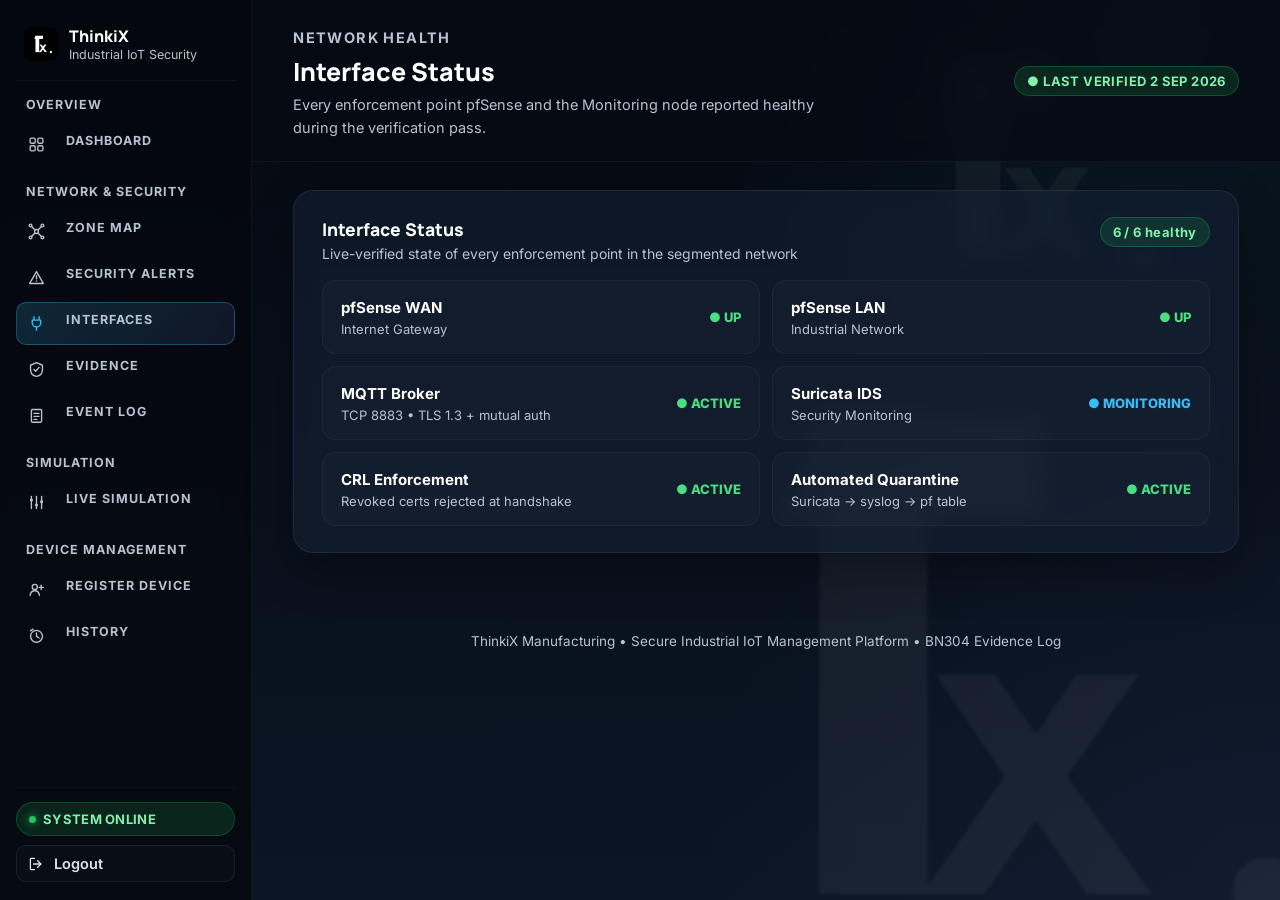
<file: interfaces.html>
<!doctype html>
<html lang="en">
  <head>
    <meta charset="UTF-8" />
    <meta name="viewport" content="width=device-width, initial-scale=1.0" />

    <title>ThinkiX | Interfaces</title>

    <link rel="stylesheet" href="dashboard.css" />
    <style>
      :root {
        --logo-url: url('[data-uri]');
        --logo-mark-url: url('[data-uri]');
      }
    </style>
    
  </head>

  <body class="dash2">
    
    <div class="dash2-watermark"></div>
    <div class="dash2-shell">
      <aside class="dash2-sidebar">
        <div class="dash2-sidebar-brand">
          <img src="[data-uri]" alt="ThinkiX logo" />
          <div>
            <h1>ThinkiX</h1>
            <span>Industrial IoT Security</span>
          </div>
        </div>

        <nav class="dash2-sidenav">
          <div class="dash2-sidenav-group"><span>Overview</span><a href="management.html" class=""><svg viewBox="0 0 20 20" fill="none" stroke="currentColor" stroke-width="1.6"><rect x="2.5" y="2.5" width="6" height="6" rx="1.5"/><rect x="11.5" y="2.5" width="6" height="6" rx="1.5"/><rect x="2.5" y="11.5" width="6" height="6" rx="1.5"/><rect x="11.5" y="11.5" width="6" height="6" rx="1.5"/></svg><span>Dashboard</span></a></div><div class="dash2-sidenav-group"><span>Network & Security</span><a href="zone-map.html" class=""><svg viewBox="0 0 20 20" fill="none" stroke="currentColor" stroke-width="1.6"><circle cx="10" cy="10" r="2.3"/><circle cx="3" cy="3" r="1.6"/><circle cx="17" cy="3" r="1.6"/><circle cx="3" cy="17" r="1.6"/><circle cx="17" cy="17" r="1.6"/><line x1="8.3" y1="8.3" x2="4.2" y2="4.2"/><line x1="11.7" y1="8.3" x2="15.8" y2="4.2"/><line x1="8.3" y1="11.7" x2="4.2" y2="15.8"/><line x1="11.7" y1="11.7" x2="15.8" y2="15.8"/></svg><span>Zone Map</span></a><a href="alerts.html" class=""><svg viewBox="0 0 20 20" fill="none" stroke="currentColor" stroke-width="1.6" stroke-linejoin="round" stroke-linecap="round"><path d="M10 3 L18 17 L2 17 Z"/><line x1="10" y1="8" x2="10" y2="11.5"/><circle cx="10" cy="14" r="0.9" fill="currentColor" stroke="none"/></svg><span>Security Alerts</span></a><a href="interfaces.html" class="active"><svg viewBox="0 0 20 20" fill="none" stroke="currentColor" stroke-width="1.6" stroke-linecap="round" stroke-linejoin="round"><path d="M7 2v4M13 2v4M5 6h10v3a5 5 0 0 1-10 0V6z"/><path d="M10 14v4"/></svg><span>Interfaces</span></a><a href="evidence.html" class=""><svg viewBox="0 0 20 20" fill="none" stroke="currentColor" stroke-width="1.6" stroke-linejoin="round" stroke-linecap="round"><path d="M10 2l7 3v5c0 4.5-3 7.5-7 8-4-.5-7-3.5-7-8V5l7-3z"/><path d="M7 10l2 2 4-4.5"/></svg><span>Evidence</span></a><a href="event-log.html" class=""><svg viewBox="0 0 20 20" fill="none" stroke="currentColor" stroke-width="1.6" stroke-linecap="round" stroke-linejoin="round"><rect x="4" y="3" width="12" height="15" rx="1.5"/><line x1="7" y1="7.5" x2="13" y2="7.5"/><line x1="7" y1="11" x2="13" y2="11"/><line x1="7" y1="14.5" x2="10.5" y2="14.5"/></svg><span>Event Log</span></a></div><div class="dash2-sidenav-group"><span>Simulation</span><a href="simulation.html" class=""><svg viewBox="0 0 20 20" fill="none" stroke="currentColor" stroke-width="1.6" stroke-linecap="round"><line x1="4" y1="17" x2="4" y2="3"/><line x1="10" y1="17" x2="10" y2="3"/><line x1="16" y1="17" x2="16" y2="3"/><circle cx="4" cy="7" r="1.8" fill="currentColor" stroke="none"/><circle cx="10" cy="13" r="1.8" fill="currentColor" stroke="none"/><circle cx="16" cy="9" r="1.8" fill="currentColor" stroke="none"/></svg><span>Live Simulation</span></a></div><div class="dash2-sidenav-group"><span>Device Management</span><a href="register.html" class=""><svg viewBox="0 0 20 20" fill="none" stroke="currentColor" stroke-width="1.6" stroke-linecap="round" stroke-linejoin="round"><circle cx="8" cy="7" r="3"/><path d="M2.5 17c.5-3.5 3-5.5 5.5-5.5s5 2 5.5 5.5"/><line x1="15.5" y1="5" x2="15.5" y2="10"/><line x1="13" y1="7.5" x2="18" y2="7.5"/></svg><span>Register Device</span></a><a href="history.html" class=""><svg viewBox="0 0 20 20" fill="none" stroke="currentColor" stroke-width="1.6" stroke-linecap="round" stroke-linejoin="round"><circle cx="10" cy="11" r="7"/><polyline points="10,7 10,11 13,13"/><path d="M6 2.5 L3 4.5"/></svg><span>History</span></a></div>
        </nav>

        <div class="dash2-sidebar-foot">
          <span class="dash2-online-pill"><i></i><span>SYSTEM ONLINE</span></span>
          <a href="index.html" class="dash2-logout"><svg viewBox="0 0 20 20" fill="none" stroke="currentColor" stroke-width="1.6" stroke-linecap="round" stroke-linejoin="round"><path d="M8 3H4a1 1 0 0 0-1 1v12a1 1 0 0 0 1 1h4"/><polyline points="12,6 16,10 12,14"/><line x1="16" y1="10" x2="7" y2="10"/></svg><span>Logout</span></a>
        </div>
      </aside>

      <div class="dash2-content">

        
        <header class="dash2-topbar">
          <div>
            <p class="dash2-eyebrow">Network Health</p>
            <h1>Interface Status</h1>
            <p>Every enforcement point pfSense and the Monitoring node reported healthy during the verification pass.</p>
          </div>
          <div class="dash2-topbar-right"><span class="dash2-chip dash2-chip--ok">&#9679; LAST VERIFIED 2 SEP 2026</span></div>
        </header>


        <main class="dash2-page">

          <section class="dash2-panel">
            <div class="dash2-panel-head">
              <div>
                <h2>Interface Status</h2>
                <p>Live-verified state of every enforcement point in the segmented network</p>
              </div>
              <span class="dash2-chip dash2-chip--ok">6 / 6 healthy</span>
            </div>

            <div class="dash2-iface-grid">
              <div class="dash2-iface-row">
                <div>
                  <strong>pfSense WAN</strong>
                  <small>Internet Gateway</small>
                </div>
                <span class="dash2-iface-up">&#9679; UP</span>
              </div>

              <div class="dash2-iface-row">
                <div>
                  <strong>pfSense LAN</strong>
                  <small>Industrial Network</small>
                </div>
                <span class="dash2-iface-up">&#9679; UP</span>
              </div>

              <div class="dash2-iface-row">
                <div>
                  <strong>MQTT Broker</strong>
                  <small>TCP 8883 &bull; TLS 1.3 + mutual auth</small>
                </div>
                <span class="dash2-iface-up">&#9679; ACTIVE</span>
              </div>

              <div class="dash2-iface-row">
                <div>
                  <strong>Suricata IDS</strong>
                  <small>Security Monitoring</small>
                </div>
                <span class="dash2-iface-mon">&#9679; MONITORING</span>
              </div>

              <div class="dash2-iface-row">
                <div>
                  <strong>CRL Enforcement</strong>
                  <small>Revoked certs rejected at handshake</small>
                </div>
                <span class="dash2-iface-up">&#9679; ACTIVE</span>
              </div>

              <div class="dash2-iface-row">
                <div>
                  <strong>Automated Quarantine</strong>
                  <small>Suricata &rarr; syslog &rarr; pf table</small>
                </div>
                <span class="dash2-iface-up">&#9679; ACTIVE</span>
              </div>
            </div>
          </section>

        </main>

        <footer class="dash2-footer">
          <p>ThinkiX Manufacturing &bull; Secure Industrial IoT Management Platform &bull; BN304 Evidence Log</p>
        </footer>
    
      </div>
    </div>

    <script src="script.js"></script>
  </body>
</html>
</file>
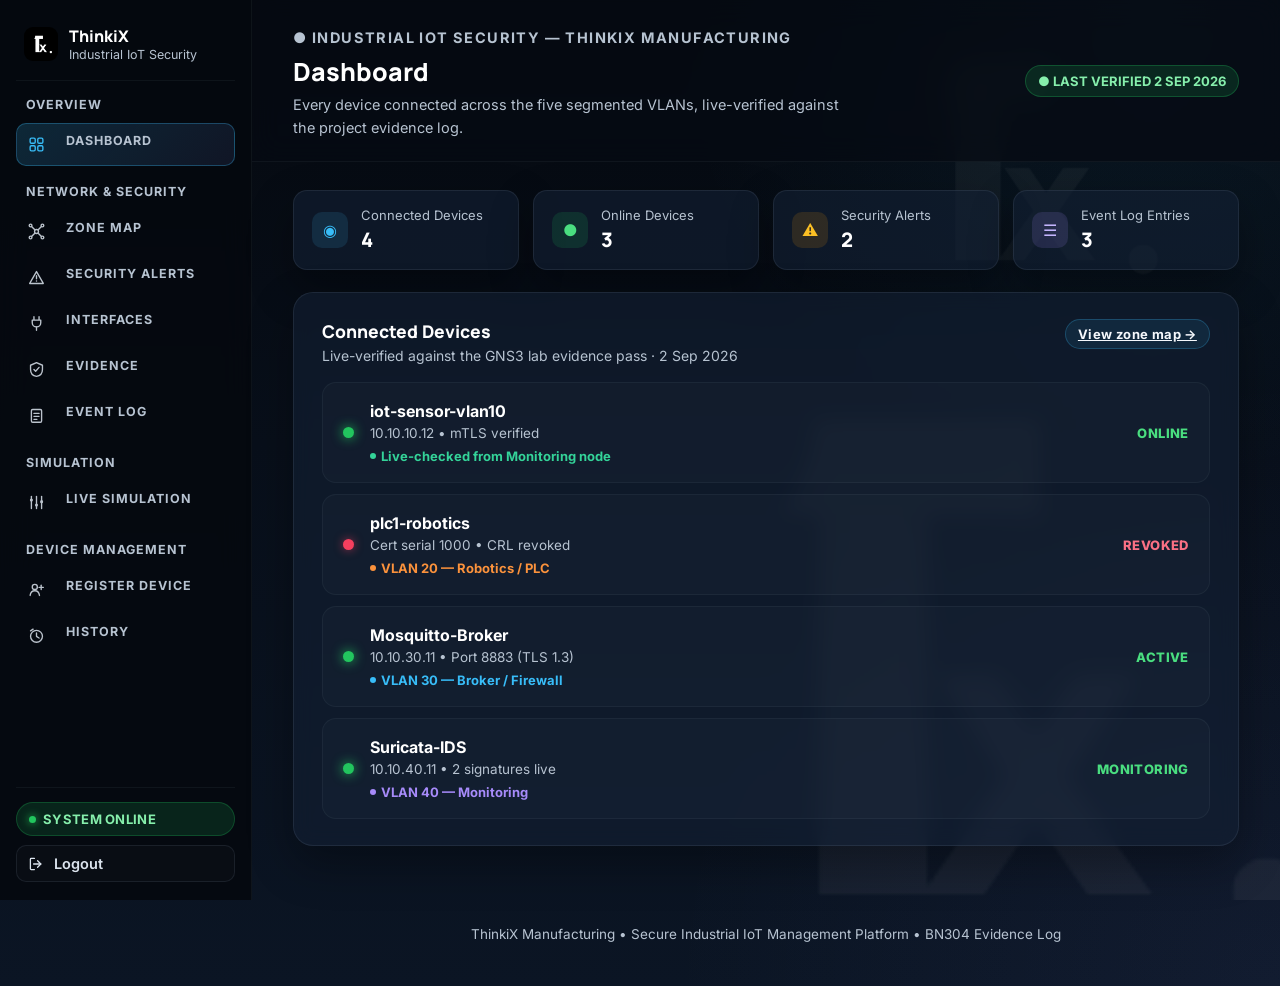
<file: management.html>
<!doctype html>
<html lang="en">
  <head>
    <meta charset="UTF-8" />
    <meta name="viewport" content="width=device-width, initial-scale=1.0" />

    <title>ThinkiX | Dashboard</title>

    <link rel="stylesheet" href="dashboard.css" />
    <style>
      :root {
        --logo-url: url('[data-uri]');
        --logo-mark-url: url('[data-uri]');
      }
    </style>
    
  </head>

  <body class="dash2">
    
    <div class="dash2-watermark"></div>
    <div class="dash2-shell">
      <aside class="dash2-sidebar">
        <div class="dash2-sidebar-brand">
          <img src="[data-uri]" alt="ThinkiX logo" />
          <div>
            <h1>ThinkiX</h1>
            <span>Industrial IoT Security</span>
          </div>
        </div>

        <nav class="dash2-sidenav">
          <div class="dash2-sidenav-group"><span>Overview</span><a href="management.html" class="active"><svg viewBox="0 0 20 20" fill="none" stroke="currentColor" stroke-width="1.6"><rect x="2.5" y="2.5" width="6" height="6" rx="1.5"/><rect x="11.5" y="2.5" width="6" height="6" rx="1.5"/><rect x="2.5" y="11.5" width="6" height="6" rx="1.5"/><rect x="11.5" y="11.5" width="6" height="6" rx="1.5"/></svg><span>Dashboard</span></a></div><div class="dash2-sidenav-group"><span>Network & Security</span><a href="zone-map.html" class=""><svg viewBox="0 0 20 20" fill="none" stroke="currentColor" stroke-width="1.6"><circle cx="10" cy="10" r="2.3"/><circle cx="3" cy="3" r="1.6"/><circle cx="17" cy="3" r="1.6"/><circle cx="3" cy="17" r="1.6"/><circle cx="17" cy="17" r="1.6"/><line x1="8.3" y1="8.3" x2="4.2" y2="4.2"/><line x1="11.7" y1="8.3" x2="15.8" y2="4.2"/><line x1="8.3" y1="11.7" x2="4.2" y2="15.8"/><line x1="11.7" y1="11.7" x2="15.8" y2="15.8"/></svg><span>Zone Map</span></a><a href="alerts.html" class=""><svg viewBox="0 0 20 20" fill="none" stroke="currentColor" stroke-width="1.6" stroke-linejoin="round" stroke-linecap="round"><path d="M10 3 L18 17 L2 17 Z"/><line x1="10" y1="8" x2="10" y2="11.5"/><circle cx="10" cy="14" r="0.9" fill="currentColor" stroke="none"/></svg><span>Security Alerts</span></a><a href="interfaces.html" class=""><svg viewBox="0 0 20 20" fill="none" stroke="currentColor" stroke-width="1.6" stroke-linecap="round" stroke-linejoin="round"><path d="M7 2v4M13 2v4M5 6h10v3a5 5 0 0 1-10 0V6z"/><path d="M10 14v4"/></svg><span>Interfaces</span></a><a href="evidence.html" class=""><svg viewBox="0 0 20 20" fill="none" stroke="currentColor" stroke-width="1.6" stroke-linejoin="round" stroke-linecap="round"><path d="M10 2l7 3v5c0 4.5-3 7.5-7 8-4-.5-7-3.5-7-8V5l7-3z"/><path d="M7 10l2 2 4-4.5"/></svg><span>Evidence</span></a><a href="event-log.html" class=""><svg viewBox="0 0 20 20" fill="none" stroke="currentColor" stroke-width="1.6" stroke-linecap="round" stroke-linejoin="round"><rect x="4" y="3" width="12" height="15" rx="1.5"/><line x1="7" y1="7.5" x2="13" y2="7.5"/><line x1="7" y1="11" x2="13" y2="11"/><line x1="7" y1="14.5" x2="10.5" y2="14.5"/></svg><span>Event Log</span></a></div><div class="dash2-sidenav-group"><span>Simulation</span><a href="simulation.html" class=""><svg viewBox="0 0 20 20" fill="none" stroke="currentColor" stroke-width="1.6" stroke-linecap="round"><line x1="4" y1="17" x2="4" y2="3"/><line x1="10" y1="17" x2="10" y2="3"/><line x1="16" y1="17" x2="16" y2="3"/><circle cx="4" cy="7" r="1.8" fill="currentColor" stroke="none"/><circle cx="10" cy="13" r="1.8" fill="currentColor" stroke="none"/><circle cx="16" cy="9" r="1.8" fill="currentColor" stroke="none"/></svg><span>Live Simulation</span></a></div><div class="dash2-sidenav-group"><span>Device Management</span><a href="register.html" class=""><svg viewBox="0 0 20 20" fill="none" stroke="currentColor" stroke-width="1.6" stroke-linecap="round" stroke-linejoin="round"><circle cx="8" cy="7" r="3"/><path d="M2.5 17c.5-3.5 3-5.5 5.5-5.5s5 2 5.5 5.5"/><line x1="15.5" y1="5" x2="15.5" y2="10"/><line x1="13" y1="7.5" x2="18" y2="7.5"/></svg><span>Register Device</span></a><a href="history.html" class=""><svg viewBox="0 0 20 20" fill="none" stroke="currentColor" stroke-width="1.6" stroke-linecap="round" stroke-linejoin="round"><circle cx="10" cy="11" r="7"/><polyline points="10,7 10,11 13,13"/><path d="M6 2.5 L3 4.5"/></svg><span>History</span></a></div>
        </nav>

        <div class="dash2-sidebar-foot">
          <span class="dash2-online-pill"><i></i><span>SYSTEM ONLINE</span></span>
          <a href="index.html" class="dash2-logout"><svg viewBox="0 0 20 20" fill="none" stroke="currentColor" stroke-width="1.6" stroke-linecap="round" stroke-linejoin="round"><path d="M8 3H4a1 1 0 0 0-1 1v12a1 1 0 0 0 1 1h4"/><polyline points="12,6 16,10 12,14"/><line x1="16" y1="10" x2="7" y2="10"/></svg><span>Logout</span></a>
        </div>
      </aside>

      <div class="dash2-content">

        
        <header class="dash2-topbar">
          <div>
            <p class="dash2-eyebrow">&#9679; Industrial IoT Security &mdash; ThinkiX Manufacturing</p>
            <h1>Dashboard</h1>
            <p>Every device connected across the five segmented VLANs, live-verified against the project evidence log.</p>
          </div>
          <div class="dash2-topbar-right"><span class="live-badge">&#9679; LAST VERIFIED 2 SEP 2026</span></div>
        </header>


        <main class="dash2-page">

          <section class="dash2-stat-row">
            <a href="#connected-devices" class="dashboard-stat-card">
              <div class="dash2-stat-icon">&#9673;</div>
              <div>
                <p>Connected Devices</p>
                <h2 id="totalDevices">4</h2>
              </div>
            </a>

            <a href="#connected-devices" class="dashboard-stat-card">
              <div class="dash2-stat-icon ok">&#9679;</div>
              <div>
                <p>Online Devices</p>
                <h2 id="onlineDevices">3</h2>
              </div>
            </a>

            <a href="alerts.html" class="dashboard-stat-card">
              <div class="dash2-stat-icon warn">&#9888;</div>
              <div>
                <p>Security Alerts</p>
                <h2 id="alertCount">2</h2>
              </div>
            </a>

            <a href="event-log.html" class="dashboard-stat-card">
              <div class="dash2-stat-icon info">&#9776;</div>
              <div>
                <p>Event Log Entries</p>
                <h2>3</h2>
              </div>
            </a>
          </section>

          <section class="dash2-panel" id="connected-devices">
            <div class="dash2-panel-head">
              <div>
                <h2>Connected Devices</h2>
                <p>Live-verified against the GNS3 lab evidence pass &middot; 2 Sep 2026</p>
              </div>
              <a href="zone-map.html" class="dash2-chip">View zone map &rarr;</a>
            </div>

            <div class="device-list">
              <div class="device-row" id="sensorLiveDeviceRow">
                <span class="device-status online" id="sensorLiveDot"></span>
                <div class="device-info">
                  <strong>iot-sensor-vlan10</strong>
                  <small>10.10.10.12 &bull; mTLS verified</small>
                  <span class="device-zone-tag" style="--zc:#34d399" id="sensorLiveSubline">Live-checked from Monitoring node</span>
                </div>
                <span class="status-label online-text" id="sensorLiveStatusLabel">ONLINE</span>
              </div>

              <div class="device-row">
                <span class="device-status offline"></span>
                <div class="device-info">
                  <strong>plc1-robotics</strong>
                  <small>Cert serial 1000 &bull; CRL revoked</small>
                  <span class="device-zone-tag" style="--zc:#fb923c">VLAN 20 &mdash; Robotics / PLC</span>
                </div>
                <span class="status-label offline-text">REVOKED</span>
              </div>

              <div class="device-row">
                <span class="device-status online"></span>
                <div class="device-info">
                  <strong>Mosquitto-Broker</strong>
                  <small>10.10.30.11 &bull; Port 8883 (TLS 1.3)</small>
                  <span class="device-zone-tag" style="--zc:#38bdf8">VLAN 30 &mdash; Broker / Firewall</span>
                </div>
                <span class="status-label online-text">ACTIVE</span>
              </div>

              <div class="device-row">
                <span class="device-status online"></span>
                <div class="device-info">
                  <strong>Suricata-IDS</strong>
                  <small>10.10.40.11 &bull; 2 signatures live</small>
                  <span class="device-zone-tag" style="--zc:#a78bfa">VLAN 40 &mdash; Monitoring</span>
                </div>
                <span class="status-label online-text">MONITORING</span>
              </div>
            </div>
          </section>

        </main>

        <footer class="dash2-footer">
          <p>ThinkiX Manufacturing &bull; Secure Industrial IoT Management Platform &bull; BN304 Evidence Log</p>
        </footer>
    
      </div>
    </div>

    <script src="script.js"></script>
  </body>
</html>
</file>
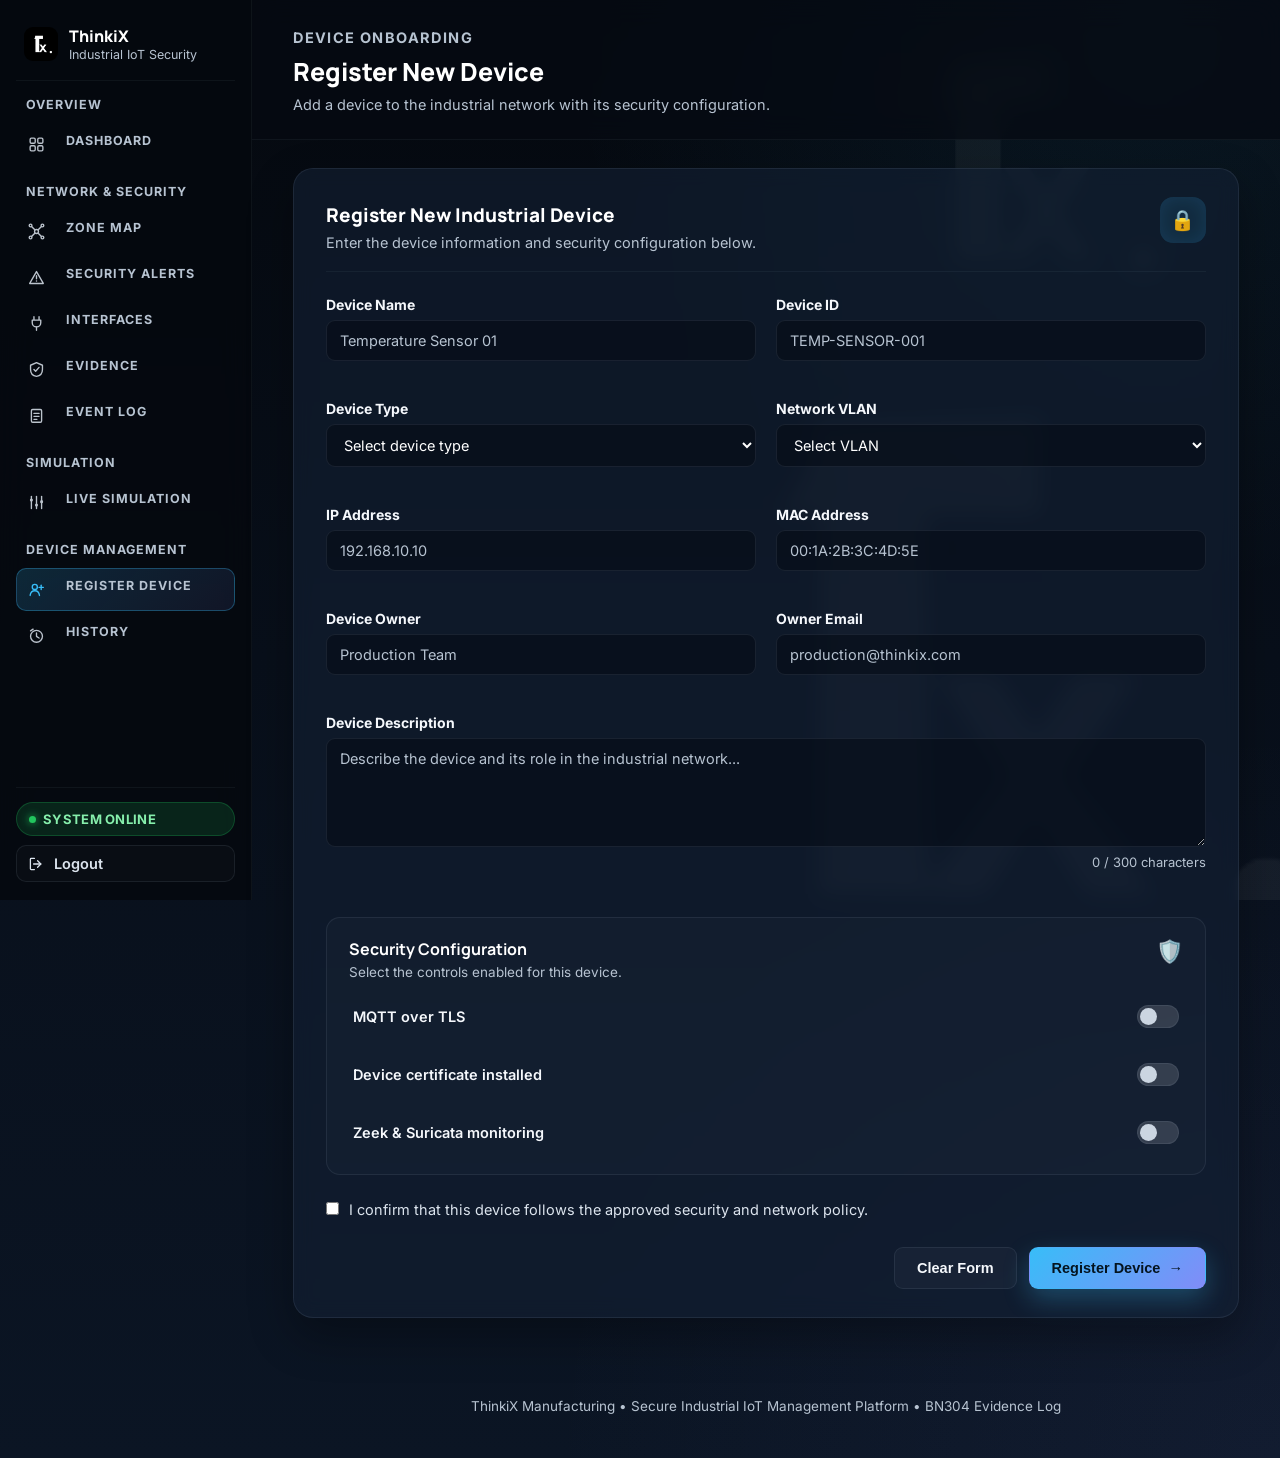
<file: register.html>
<!doctype html>
<html lang="en">
  <head>
    <meta charset="UTF-8" />
    <meta name="viewport" content="width=device-width, initial-scale=1.0" />

    <title>ThinkiX | Register Device</title>

    <link rel="stylesheet" href="dashboard.css" />
    <style>
      :root {
        --logo-url: url('[data-uri]');
        --logo-mark-url: url('[data-uri]');
      }
    </style>
    
  </head>

  <body class="dash2">

    <div class="reg-loading-overlay" id="regLoadingOverlay" hidden>
      <div class="reg-loading-mark">
        <div class="reg-loading-ring"></div>
        <div class="reg-loading-logo"></div>
      </div>

      <div>
        <div class="reg-loading-heading" id="regLoadingHeading">Registering Device</div>
        <div class="reg-loading-count" id="regLoadingCount">STEP 1 OF 8</div>
      </div>

      <div class="reg-loading-status" id="regLoadingStatus">
        Loading the information submitted by management.
      </div>

      <div class="reg-loading-track">
        <div class="reg-loading-fill" id="regLoadingFill"></div>
      </div>
    </div>

    
    <div class="dash2-watermark"></div>
    <div class="dash2-shell">
      <aside class="dash2-sidebar">
        <div class="dash2-sidebar-brand">
          <img src="[data-uri]" alt="ThinkiX logo" />
          <div>
            <h1>ThinkiX</h1>
            <span>Industrial IoT Security</span>
          </div>
        </div>

        <nav class="dash2-sidenav">
          <div class="dash2-sidenav-group"><span>Overview</span><a href="management.html" class=""><svg viewBox="0 0 20 20" fill="none" stroke="currentColor" stroke-width="1.6"><rect x="2.5" y="2.5" width="6" height="6" rx="1.5"/><rect x="11.5" y="2.5" width="6" height="6" rx="1.5"/><rect x="2.5" y="11.5" width="6" height="6" rx="1.5"/><rect x="11.5" y="11.5" width="6" height="6" rx="1.5"/></svg><span>Dashboard</span></a></div><div class="dash2-sidenav-group"><span>Network & Security</span><a href="zone-map.html" class=""><svg viewBox="0 0 20 20" fill="none" stroke="currentColor" stroke-width="1.6"><circle cx="10" cy="10" r="2.3"/><circle cx="3" cy="3" r="1.6"/><circle cx="17" cy="3" r="1.6"/><circle cx="3" cy="17" r="1.6"/><circle cx="17" cy="17" r="1.6"/><line x1="8.3" y1="8.3" x2="4.2" y2="4.2"/><line x1="11.7" y1="8.3" x2="15.8" y2="4.2"/><line x1="8.3" y1="11.7" x2="4.2" y2="15.8"/><line x1="11.7" y1="11.7" x2="15.8" y2="15.8"/></svg><span>Zone Map</span></a><a href="alerts.html" class=""><svg viewBox="0 0 20 20" fill="none" stroke="currentColor" stroke-width="1.6" stroke-linejoin="round" stroke-linecap="round"><path d="M10 3 L18 17 L2 17 Z"/><line x1="10" y1="8" x2="10" y2="11.5"/><circle cx="10" cy="14" r="0.9" fill="currentColor" stroke="none"/></svg><span>Security Alerts</span></a><a href="interfaces.html" class=""><svg viewBox="0 0 20 20" fill="none" stroke="currentColor" stroke-width="1.6" stroke-linecap="round" stroke-linejoin="round"><path d="M7 2v4M13 2v4M5 6h10v3a5 5 0 0 1-10 0V6z"/><path d="M10 14v4"/></svg><span>Interfaces</span></a><a href="evidence.html" class=""><svg viewBox="0 0 20 20" fill="none" stroke="currentColor" stroke-width="1.6" stroke-linejoin="round" stroke-linecap="round"><path d="M10 2l7 3v5c0 4.5-3 7.5-7 8-4-.5-7-3.5-7-8V5l7-3z"/><path d="M7 10l2 2 4-4.5"/></svg><span>Evidence</span></a><a href="event-log.html" class=""><svg viewBox="0 0 20 20" fill="none" stroke="currentColor" stroke-width="1.6" stroke-linecap="round" stroke-linejoin="round"><rect x="4" y="3" width="12" height="15" rx="1.5"/><line x1="7" y1="7.5" x2="13" y2="7.5"/><line x1="7" y1="11" x2="13" y2="11"/><line x1="7" y1="14.5" x2="10.5" y2="14.5"/></svg><span>Event Log</span></a></div><div class="dash2-sidenav-group"><span>Simulation</span><a href="simulation.html" class=""><svg viewBox="0 0 20 20" fill="none" stroke="currentColor" stroke-width="1.6" stroke-linecap="round"><line x1="4" y1="17" x2="4" y2="3"/><line x1="10" y1="17" x2="10" y2="3"/><line x1="16" y1="17" x2="16" y2="3"/><circle cx="4" cy="7" r="1.8" fill="currentColor" stroke="none"/><circle cx="10" cy="13" r="1.8" fill="currentColor" stroke="none"/><circle cx="16" cy="9" r="1.8" fill="currentColor" stroke="none"/></svg><span>Live Simulation</span></a></div><div class="dash2-sidenav-group"><span>Device Management</span><a href="register.html" class="active"><svg viewBox="0 0 20 20" fill="none" stroke="currentColor" stroke-width="1.6" stroke-linecap="round" stroke-linejoin="round"><circle cx="8" cy="7" r="3"/><path d="M2.5 17c.5-3.5 3-5.5 5.5-5.5s5 2 5.5 5.5"/><line x1="15.5" y1="5" x2="15.5" y2="10"/><line x1="13" y1="7.5" x2="18" y2="7.5"/></svg><span>Register Device</span></a><a href="history.html" class=""><svg viewBox="0 0 20 20" fill="none" stroke="currentColor" stroke-width="1.6" stroke-linecap="round" stroke-linejoin="round"><circle cx="10" cy="11" r="7"/><polyline points="10,7 10,11 13,13"/><path d="M6 2.5 L3 4.5"/></svg><span>History</span></a></div>
        </nav>

        <div class="dash2-sidebar-foot">
          <span class="dash2-online-pill"><i></i><span>SYSTEM ONLINE</span></span>
          <a href="index.html" class="dash2-logout"><svg viewBox="0 0 20 20" fill="none" stroke="currentColor" stroke-width="1.6" stroke-linecap="round" stroke-linejoin="round"><path d="M8 3H4a1 1 0 0 0-1 1v12a1 1 0 0 0 1 1h4"/><polyline points="12,6 16,10 12,14"/><line x1="16" y1="10" x2="7" y2="10"/></svg><span>Logout</span></a>
        </div>
      </aside>

      <div class="dash2-content">

        
        <header class="dash2-topbar">
          <div>
            <p class="dash2-eyebrow">Device Onboarding</p>
            <h1>Register New Device</h1>
            <p>Add a device to the industrial network with its security configuration.</p>
          </div>
          <div class="dash2-topbar-right"></div>
        </header>


        <main class="dash2-page">

          <section class="form-card dashboard-registration" id="registration">
            <div class="form-header">
              <div>
                <h2>Register New Industrial Device</h2>
                <p>Enter the device information and security configuration below.</p>
              </div>
              <div class="security-ring">&#128274;</div>
            </div>

            <form id="deviceForm" novalidate>
              <div class="form-grid">
                <div class="form-group">
                  <label for="deviceName">Device Name</label>
                  <input type="text" id="deviceName" placeholder="Temperature Sensor 01" />
                  <small class="error-message" id="deviceNameError"></small>
                </div>

                <div class="form-group">
                  <label for="deviceId">Device ID</label>
                  <input type="text" id="deviceId" placeholder="TEMP-SENSOR-001" />
                  <small class="error-message" id="deviceIdError"></small>
                </div>

                <div class="form-group">
                  <label for="deviceType">Device Type</label>
                  <select id="deviceType">
                    <option value="">Select device type</option>
                    <option value="temperature">Temperature Sensor</option>
                    <option value="pressure">Pressure Sensor</option>
                    <option value="vibration">Vibration Sensor</option>
                    <option value="plc">PLC Controller</option>
                    <option value="robotic">Robotic Arm</option>
                    <option value="monitoring">Monitoring Server</option>
                  </select>
                  <small class="error-message" id="deviceTypeError"></small>
                </div>

                <div class="form-group">
                  <label for="vlan">Network VLAN</label>
                  <select id="vlan">
                    <option value="">Select VLAN</option>
                    <option value="10">VLAN 10 &mdash; IoT Sensors</option>
                    <option value="20">VLAN 20 &mdash; Robotics / PLC</option>
                    <option value="30">VLAN 30 &mdash; Firewall</option>
                    <option value="40">VLAN 40 &mdash; Monitoring</option>
                    <option value="50">VLAN 50 &mdash; Management</option>
                  </select>
                  <small class="error-message" id="vlanError"></small>
                </div>

                <div class="form-group">
                  <label for="ipAddress">IP Address</label>
                  <input type="text" id="ipAddress" placeholder="192.168.10.10" />
                  <small class="error-message" id="ipAddressError"></small>
                </div>

                <div class="form-group">
                  <label for="macAddress">MAC Address</label>
                  <input type="text" id="macAddress" placeholder="00:1A:2B:3C:4D:5E" />
                  <small class="error-message" id="macAddressError"></small>
                </div>

                <div class="form-group">
                  <label for="ownerName">Device Owner</label>
                  <input type="text" id="ownerName" placeholder="Production Team" />
                  <small class="error-message" id="ownerNameError"></small>
                </div>

                <div class="form-group">
                  <label for="email">Owner Email</label>
                  <input type="email" id="email" placeholder="production@thinkix.com" />
                  <small class="error-message" id="emailError"></small>
                </div>
              </div>

              <div class="form-group full-width">
                <label for="description">Device Description</label>
                <textarea id="description" rows="5" maxlength="300" placeholder="Describe the device and its role in the industrial network..."></textarea>
                <small class="character-count" id="characterCount">0 / 300 characters</small>
                <small class="error-message" id="descriptionError"></small>
              </div>

              <div class="security-box">
                <div class="security-box-header">
                  <div>
                    <h3>Security Configuration</h3>
                    <p>Select the controls enabled for this device.</p>
                  </div>
                  <span class="shield">&#128737;&#65039;</span>
                </div>

                <label class="toggle-row">
                  <input type="checkbox" id="tlsEnabled" />
                  <span class="toggle"></span>
                  <span>MQTT over TLS</span>
                </label>

                <label class="toggle-row">
                  <input type="checkbox" id="certificateInstalled" />
                  <span class="toggle"></span>
                  <span>Device certificate installed</span>
                </label>

                <label class="toggle-row">
                  <input type="checkbox" id="monitoringEnabled" />
                  <span class="toggle"></span>
                  <span>Zeek &amp; Suricata monitoring</span>
                </label>
              </div>

              <label class="agreement-row">
                <input type="checkbox" id="agreement" />
                <span>I confirm that this device follows the approved security and network policy.</span>
              </label>

              <small class="error-message" id="agreementError"></small>

              <div class="button-group">
                <button type="reset" class="secondary-button" id="resetButton">Clear Form</button>
                <button type="submit" class="primary-button">
                  <span>Register Device</span>
                  <span class="button-arrow">&rarr;</span>
                </button>
              </div>
            </form>

            <div class="loading-box" id="loadingBox">
              <div class="loader"></div>
              <p>Validating secure device configuration...</p>
            </div>

            <div class="success-message" id="successMessage">
              <div class="success-icon">&#10003;</div>
              <div>
                <h3>Device Registration Successful</h3>
                <p>Device information passed front-end validation successfully.</p>
              </div>
            </div>
          </section>

        </main>

        <footer class="dash2-footer">
          <p>ThinkiX Manufacturing &bull; Secure Industrial IoT Management Platform &bull; BN304 Evidence Log</p>
        </footer>
    
      </div>
    </div>

    <script src="script.js"></script>
  </body>
</html>
</file>
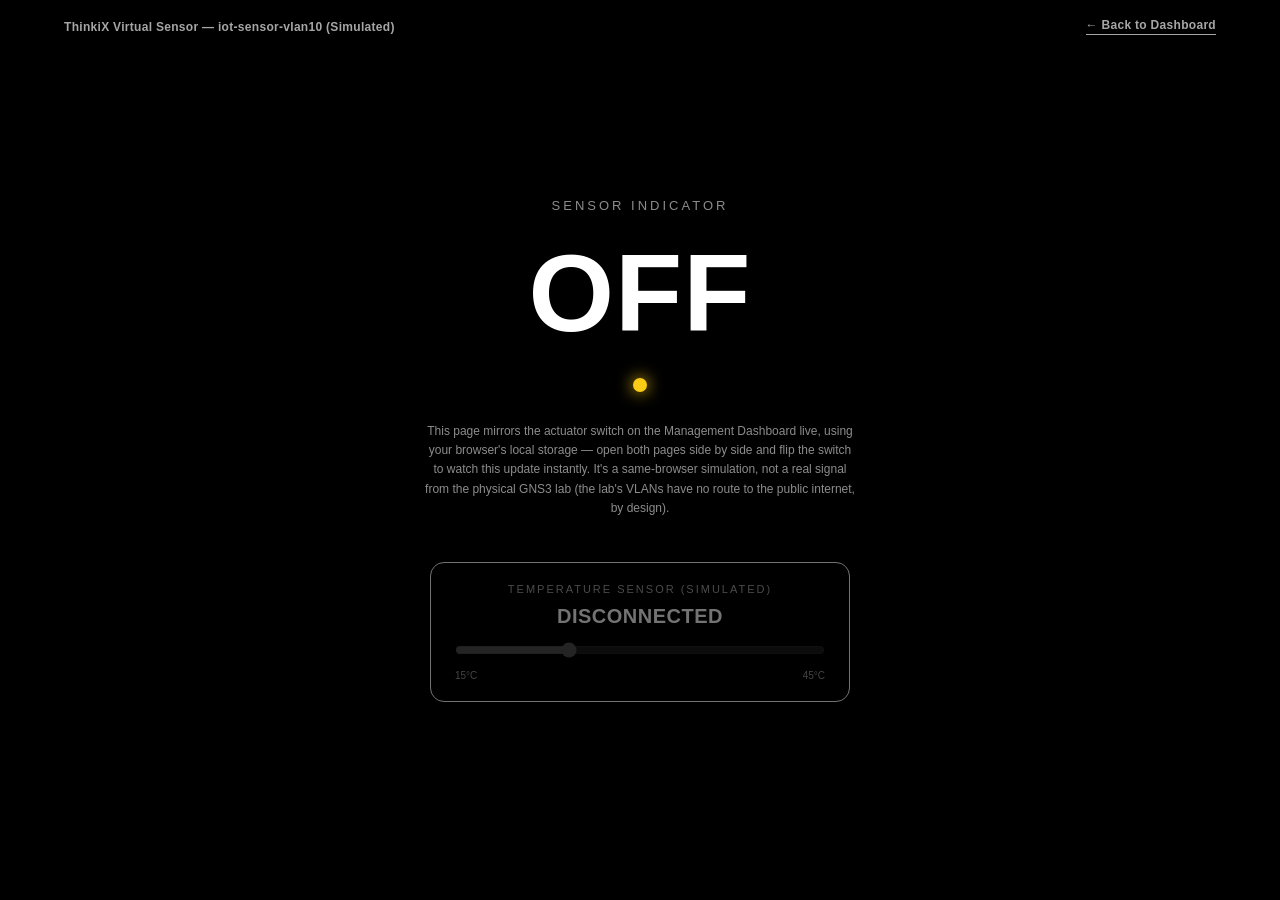
<file: sensor.html>
<!doctype html>
<html lang="en">
  <head>
    <meta charset="UTF-8" />
    <meta name="viewport" content="width=device-width, initial-scale=1.0" />

    <title>ThinkiX | Virtual Sensor</title>

    <style>
      * {
        margin: 0;
        padding: 0;
        box-sizing: border-box;
        font-family: Arial, sans-serif;
      }

      html,
      body {
        height: 100%;
      }

      body {
        display: flex;
        flex-direction: column;
        align-items: center;
        justify-content: center;

        background: #000;
        color: #fff;

        transition:
          background 0.4s ease,
          color 0.4s ease;
      }

      body.on {
        background: #fff;
        color: #000;
      }

      .sensor-topbar {
        position: fixed;
        top: 0;
        left: 0;
        right: 0;

        display: flex;
        align-items: center;
        justify-content: space-between;

        padding: 18px 5%;

        font-size: 12px;
        font-weight: 700;
        letter-spacing: 0.3px;

        opacity: 0.65;
      }

      .sensor-topbar a {
        color: inherit;
        text-decoration: none;
        border-bottom: 1px solid currentColor;
        padding-bottom: 2px;
      }

      .sensor-label {
        font-size: 13px;
        letter-spacing: 3px;
        text-transform: uppercase;
        opacity: 0.55;
        margin-bottom: 16px;
      }

      .sensor-state {
        font-size: clamp(48px, 10vw, 110px);
        font-weight: 800;
        letter-spacing: 1px;
      }

      .sensor-dot {
        width: 14px;
        height: 14px;
        border-radius: 50%;
        margin: 22px auto 0;
        background: #facc15;
        box-shadow: 0 0 16px #facc15;
        transition:
          background 0.4s ease,
          box-shadow 0.4s ease;
      }

      body.on .sensor-dot {
        background: #22c55e;
        box-shadow: 0 0 16px #22c55e;
      }

      .sensor-note {
        margin-top: 30px;
        max-width: 480px;
        text-align: center;
        font-size: 12px;
        opacity: 0.55;
        line-height: 1.6;
        padding: 0 24px;
      }

      .temp-panel {
        margin-top: 44px;
        width: min(420px, 86vw);

        padding: 20px 24px;

        border: 1px solid currentColor;
        border-radius: 14px;

        opacity: 0.85;
        text-align: center;

        transition: opacity 0.3s ease;
      }

      .temp-panel.disconnected {
        opacity: 0.45;
      }

      .temp-panel-label {
        font-size: 11px;
        letter-spacing: 2px;
        text-transform: uppercase;
        opacity: 0.65;
        margin-bottom: 10px;
      }

      .temp-readout {
        font-size: 32px;
        font-weight: 800;
        margin-bottom: 14px;
        transition: font-size 0.2s ease;
      }

      .temp-panel.disconnected .temp-readout {
        font-size: 20px;
        letter-spacing: 0.5px;
      }

      .temp-panel input[type="range"] {
        width: 100%;
        accent-color: #38bdf8;
      }

      .temp-panel input[type="range"]:disabled {
        opacity: 0.4;
        cursor: not-allowed;
      }

      .temp-range-labels {
        margin-top: 8px;
        display: flex;
        justify-content: space-between;
        font-size: 10px;
        opacity: 0.6;
      }
    </style>
  </head>

  <body id="sensorBody">
    <div class="sensor-topbar">
      <span>ThinkiX Virtual Sensor — iot-sensor-vlan10 (Simulated)</span>
      <a href="management.html">← Back to Dashboard</a>
    </div>

    <p class="sensor-label">Sensor Indicator</p>
    <div class="sensor-state" id="sensorStateText">OFF</div>
    <div class="sensor-dot" id="sensorDot"></div>

    <p class="sensor-note">
      This page mirrors the actuator switch on the Management Dashboard live,
      using your browser's local storage — open both pages side by side and
      flip the switch to watch this update instantly. It's a same-browser
      simulation, not a real signal from the physical GNS3 lab (the lab's
      VLANs have no route to the public internet, by design).
    </p>

    <div class="temp-panel" id="tempPanel">
      <p class="temp-panel-label">Temperature Sensor (Simulated)</p>

      <div class="temp-readout" id="tempReadout">24.0°C</div>

      <input type="range" id="tempSlider" min="15" max="45" step="0.5" value="24" />

      <div class="temp-range-labels">
        <span>15°C</span>
        <span>45°C</span>
      </div>
    </div>

    <script>
      /* =====================================================
         Shared state keys — same keys management.html reads,
         same-browser-only simulation, not a real GNS3 connection.
      ===================================================== */

      const ACTUATOR_KEY = "thinkixActuatorState";
      const TEMP_KEY = "thinkixTemperatureValue";
      const TEMP_MIN = 15;
      const TEMP_MAX = 45;
      const TEMP_DEFAULT = 24.0;

      const body = document.getElementById("sensorBody");
      const stateText = document.getElementById("sensorStateText");
      const tempPanel = document.getElementById("tempPanel");
      const tempSlider = document.getElementById("tempSlider");
      const tempReadout = document.getElementById("tempReadout");

      function isActuatorOn() {
        return localStorage.getItem(ACTUATOR_KEY) === "on";
      }

      function clampTemp(value) {
        return Math.min(TEMP_MAX, Math.max(TEMP_MIN, value));
      }

      function readSharedTemp() {
        const raw = parseFloat(localStorage.getItem(TEMP_KEY));
        return isNaN(raw) ? TEMP_DEFAULT : raw;
      }

      let currentTemp = readSharedTemp();

      /* The temperature reading and the ON/OFF indicator represent
         the same physical device (iot-sensor-vlan10) — when it's
         off, there is no reading, so the slider disables and the
         readout shows "DISCONNECTED" instead of a stale number. */
      function renderTemp(value) {
        const online = isActuatorOn();

        if (tempSlider) {
          tempSlider.value = value;
          tempSlider.disabled = !online;
        }

        if (tempReadout) {
          tempReadout.textContent = online
            ? `${value.toFixed(1)}°C`
            : "DISCONNECTED";
        }

        if (tempPanel) {
          tempPanel.classList.toggle("disconnected", !online);
        }
      }

      function applyState(isOn) {
        body.classList.toggle("on", isOn);
        stateText.textContent = isOn ? "ON" : "OFF";
        renderTemp(currentTemp);
      }

      applyState(isActuatorOn());

      window.addEventListener("storage", (event) => {
        if (event.key === ACTUATOR_KEY) {
          applyState(event.newValue === "on");
        }

        if (event.key === TEMP_KEY) {
          const value = parseFloat(event.newValue);
          if (!isNaN(value)) {
            currentTemp = value;
            renderTemp(value);
          }
        }
      });

      /* Fallback poll — harmless if the storage event already fired;
         covers setups where cross-tab storage events don't propagate. */
      setInterval(() => {
        applyState(isActuatorOn());
      }, 1000);

      if (tempSlider) {
        tempSlider.addEventListener("input", () => {
          if (tempSlider.disabled) {
            return;
          }

          currentTemp = parseFloat(tempSlider.value);
          localStorage.setItem(TEMP_KEY, currentTemp.toFixed(1));
          renderTemp(currentTemp);
        });
      }

      /* Gentle ambient drift, simulating real sensor noise — only
         while the sensor is actually "on"; a disconnected sensor
         doesn't keep producing new readings. */
      setInterval(() => {
        if (!isActuatorOn()) {
          return;
        }

        currentTemp = clampTemp(currentTemp + (Math.random() - 0.5) * 0.4);
        localStorage.setItem(TEMP_KEY, currentTemp.toFixed(1));
        renderTemp(currentTemp);
      }, 3000);
    </script>
  </body>
</html>
</file>
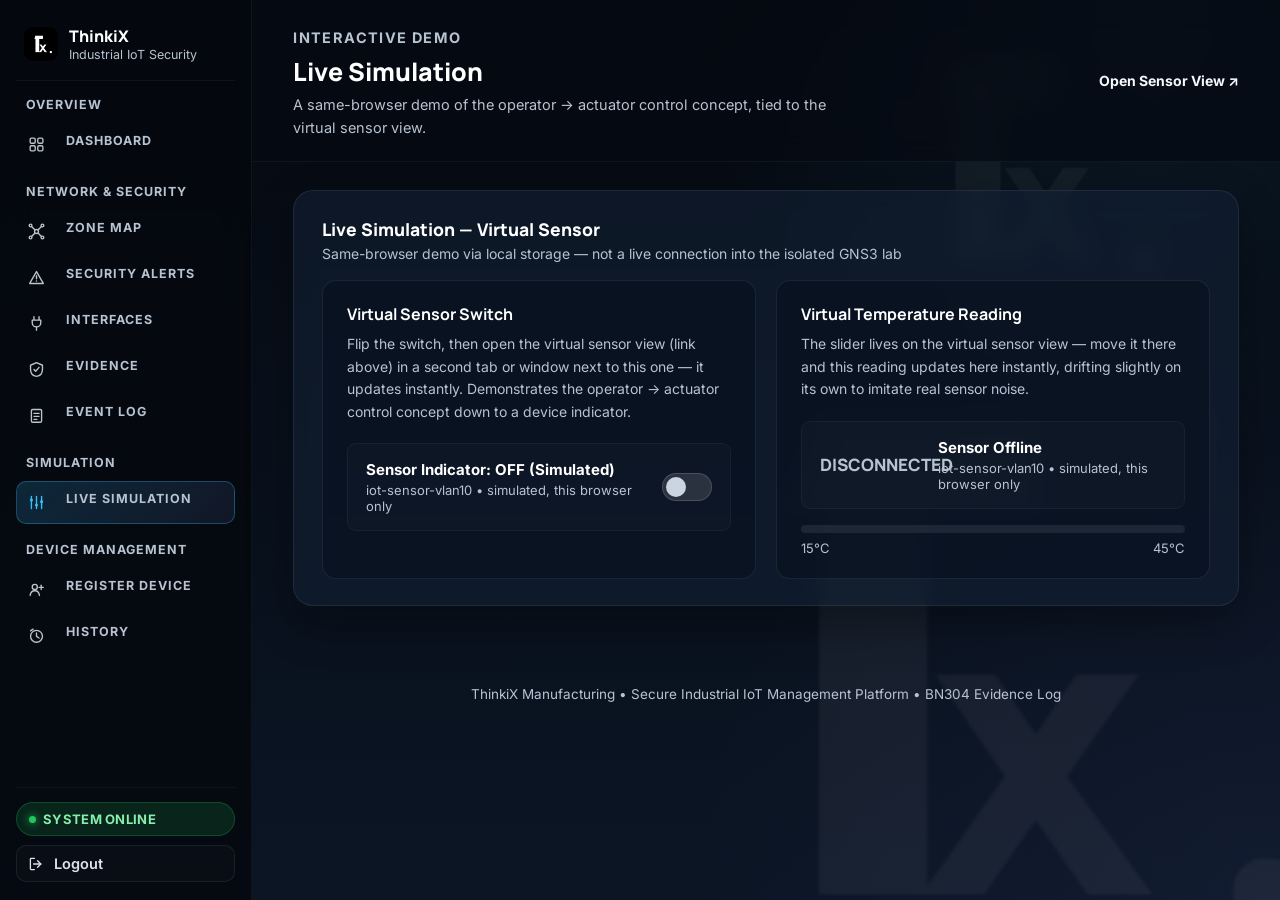
<file: simulation.html>
<!doctype html>
<html lang="en">
  <head>
    <meta charset="UTF-8" />
    <meta name="viewport" content="width=device-width, initial-scale=1.0" />

    <title>ThinkiX | Live Simulation</title>

    <link rel="stylesheet" href="dashboard.css" />
    <style>
      :root {
        --logo-url: url('[data-uri]');
        --logo-mark-url: url('[data-uri]');
      }
    </style>
    
  </head>

  <body class="dash2">
    
    <div class="dash2-watermark"></div>
    <div class="dash2-shell">
      <aside class="dash2-sidebar">
        <div class="dash2-sidebar-brand">
          <img src="[data-uri]" alt="ThinkiX logo" />
          <div>
            <h1>ThinkiX</h1>
            <span>Industrial IoT Security</span>
          </div>
        </div>

        <nav class="dash2-sidenav">
          <div class="dash2-sidenav-group"><span>Overview</span><a href="management.html" class=""><svg viewBox="0 0 20 20" fill="none" stroke="currentColor" stroke-width="1.6"><rect x="2.5" y="2.5" width="6" height="6" rx="1.5"/><rect x="11.5" y="2.5" width="6" height="6" rx="1.5"/><rect x="2.5" y="11.5" width="6" height="6" rx="1.5"/><rect x="11.5" y="11.5" width="6" height="6" rx="1.5"/></svg><span>Dashboard</span></a></div><div class="dash2-sidenav-group"><span>Network & Security</span><a href="zone-map.html" class=""><svg viewBox="0 0 20 20" fill="none" stroke="currentColor" stroke-width="1.6"><circle cx="10" cy="10" r="2.3"/><circle cx="3" cy="3" r="1.6"/><circle cx="17" cy="3" r="1.6"/><circle cx="3" cy="17" r="1.6"/><circle cx="17" cy="17" r="1.6"/><line x1="8.3" y1="8.3" x2="4.2" y2="4.2"/><line x1="11.7" y1="8.3" x2="15.8" y2="4.2"/><line x1="8.3" y1="11.7" x2="4.2" y2="15.8"/><line x1="11.7" y1="11.7" x2="15.8" y2="15.8"/></svg><span>Zone Map</span></a><a href="alerts.html" class=""><svg viewBox="0 0 20 20" fill="none" stroke="currentColor" stroke-width="1.6" stroke-linejoin="round" stroke-linecap="round"><path d="M10 3 L18 17 L2 17 Z"/><line x1="10" y1="8" x2="10" y2="11.5"/><circle cx="10" cy="14" r="0.9" fill="currentColor" stroke="none"/></svg><span>Security Alerts</span></a><a href="interfaces.html" class=""><svg viewBox="0 0 20 20" fill="none" stroke="currentColor" stroke-width="1.6" stroke-linecap="round" stroke-linejoin="round"><path d="M7 2v4M13 2v4M5 6h10v3a5 5 0 0 1-10 0V6z"/><path d="M10 14v4"/></svg><span>Interfaces</span></a><a href="evidence.html" class=""><svg viewBox="0 0 20 20" fill="none" stroke="currentColor" stroke-width="1.6" stroke-linejoin="round" stroke-linecap="round"><path d="M10 2l7 3v5c0 4.5-3 7.5-7 8-4-.5-7-3.5-7-8V5l7-3z"/><path d="M7 10l2 2 4-4.5"/></svg><span>Evidence</span></a><a href="event-log.html" class=""><svg viewBox="0 0 20 20" fill="none" stroke="currentColor" stroke-width="1.6" stroke-linecap="round" stroke-linejoin="round"><rect x="4" y="3" width="12" height="15" rx="1.5"/><line x1="7" y1="7.5" x2="13" y2="7.5"/><line x1="7" y1="11" x2="13" y2="11"/><line x1="7" y1="14.5" x2="10.5" y2="14.5"/></svg><span>Event Log</span></a></div><div class="dash2-sidenav-group"><span>Simulation</span><a href="simulation.html" class="active"><svg viewBox="0 0 20 20" fill="none" stroke="currentColor" stroke-width="1.6" stroke-linecap="round"><line x1="4" y1="17" x2="4" y2="3"/><line x1="10" y1="17" x2="10" y2="3"/><line x1="16" y1="17" x2="16" y2="3"/><circle cx="4" cy="7" r="1.8" fill="currentColor" stroke="none"/><circle cx="10" cy="13" r="1.8" fill="currentColor" stroke="none"/><circle cx="16" cy="9" r="1.8" fill="currentColor" stroke="none"/></svg><span>Live Simulation</span></a></div><div class="dash2-sidenav-group"><span>Device Management</span><a href="register.html" class=""><svg viewBox="0 0 20 20" fill="none" stroke="currentColor" stroke-width="1.6" stroke-linecap="round" stroke-linejoin="round"><circle cx="8" cy="7" r="3"/><path d="M2.5 17c.5-3.5 3-5.5 5.5-5.5s5 2 5.5 5.5"/><line x1="15.5" y1="5" x2="15.5" y2="10"/><line x1="13" y1="7.5" x2="18" y2="7.5"/></svg><span>Register Device</span></a><a href="history.html" class=""><svg viewBox="0 0 20 20" fill="none" stroke="currentColor" stroke-width="1.6" stroke-linecap="round" stroke-linejoin="round"><circle cx="10" cy="11" r="7"/><polyline points="10,7 10,11 13,13"/><path d="M6 2.5 L3 4.5"/></svg><span>History</span></a></div>
        </nav>

        <div class="dash2-sidebar-foot">
          <span class="dash2-online-pill"><i></i><span>SYSTEM ONLINE</span></span>
          <a href="index.html" class="dash2-logout"><svg viewBox="0 0 20 20" fill="none" stroke="currentColor" stroke-width="1.6" stroke-linecap="round" stroke-linejoin="round"><path d="M8 3H4a1 1 0 0 0-1 1v12a1 1 0 0 0 1 1h4"/><polyline points="12,6 16,10 12,14"/><line x1="16" y1="10" x2="7" y2="10"/></svg><span>Logout</span></a>
        </div>
      </aside>

      <div class="dash2-content">

        
        <header class="dash2-topbar">
          <div>
            <p class="dash2-eyebrow">Interactive Demo</p>
            <h1>Live Simulation</h1>
            <p>A same-browser demo of the operator &rarr; actuator control concept, tied to the virtual sensor view.</p>
          </div>
          <div class="dash2-topbar-right"><a href="sensor.html" target="_blank" rel="noopener" class="dash2-sim-link">Open Sensor View &#8599;</a></div>
        </header>


        <main class="dash2-page">

          <section class="dash2-panel dash2-sim" id="live-sim">
            <div class="dash2-panel-head">
              <div>
                <h2>Live Simulation &mdash; Virtual Sensor</h2>
                <p>Same-browser demo via local storage &mdash; not a live connection into the isolated GNS3 lab</p>
              </div>
            </div>

            <div class="dash2-sim-grid">
              <div class="dash2-sim-card">
                <h3>Virtual Sensor Switch</h3>
                <p class="dash2-sim-desc">
                  Flip the switch, then open the virtual sensor view (link above) in
                  a second tab or window next to this one &mdash; it updates
                  instantly. Demonstrates the operator &rarr; actuator control
                  concept down to a device indicator.
                </p>

                <div class="dash2-sim-row">
                  <div>
                    <strong id="actuatorStateLabel">Sensor Indicator: OFF (Simulated)</strong>
                    <small>iot-sensor-vlan10 &bull; simulated, this browser only</small>
                  </div>
                  <label class="switch">
                    <input type="checkbox" id="actuatorToggle" />
                    <span class="slider"></span>
                  </label>
                </div>
              </div>

              <div class="dash2-sim-card">
                <h3>Virtual Temperature Reading</h3>
                <p class="dash2-sim-desc">
                  The slider lives on the virtual sensor view &mdash; move it there and
                  this reading updates here instantly, drifting slightly on its own
                  to imitate real sensor noise.
                </p>

                <div class="dash2-sim-row">
                  <div class="dash2-temp-value" id="tempReadoutValue">24.0&deg;C</div>
                  <div>
                    <strong id="tempStatusLabel">Live Reading</strong>
                    <small>iot-sensor-vlan10 &bull; simulated, this browser only</small>
                  </div>
                </div>

                <div class="dash2-temp-bar">
                  <div class="dash2-temp-bar-fill" id="tempBarFill"></div>
                </div>

                <div class="dash2-temp-labels">
                  <span>15&deg;C</span>
                  <span>45&deg;C</span>
                </div>
              </div>
            </div>
          </section>

        </main>

        <footer class="dash2-footer">
          <p>ThinkiX Manufacturing &bull; Secure Industrial IoT Management Platform &bull; BN304 Evidence Log</p>
        </footer>
    
      </div>
    </div>

    <script src="script.js"></script>
  </body>
</html>
</file>
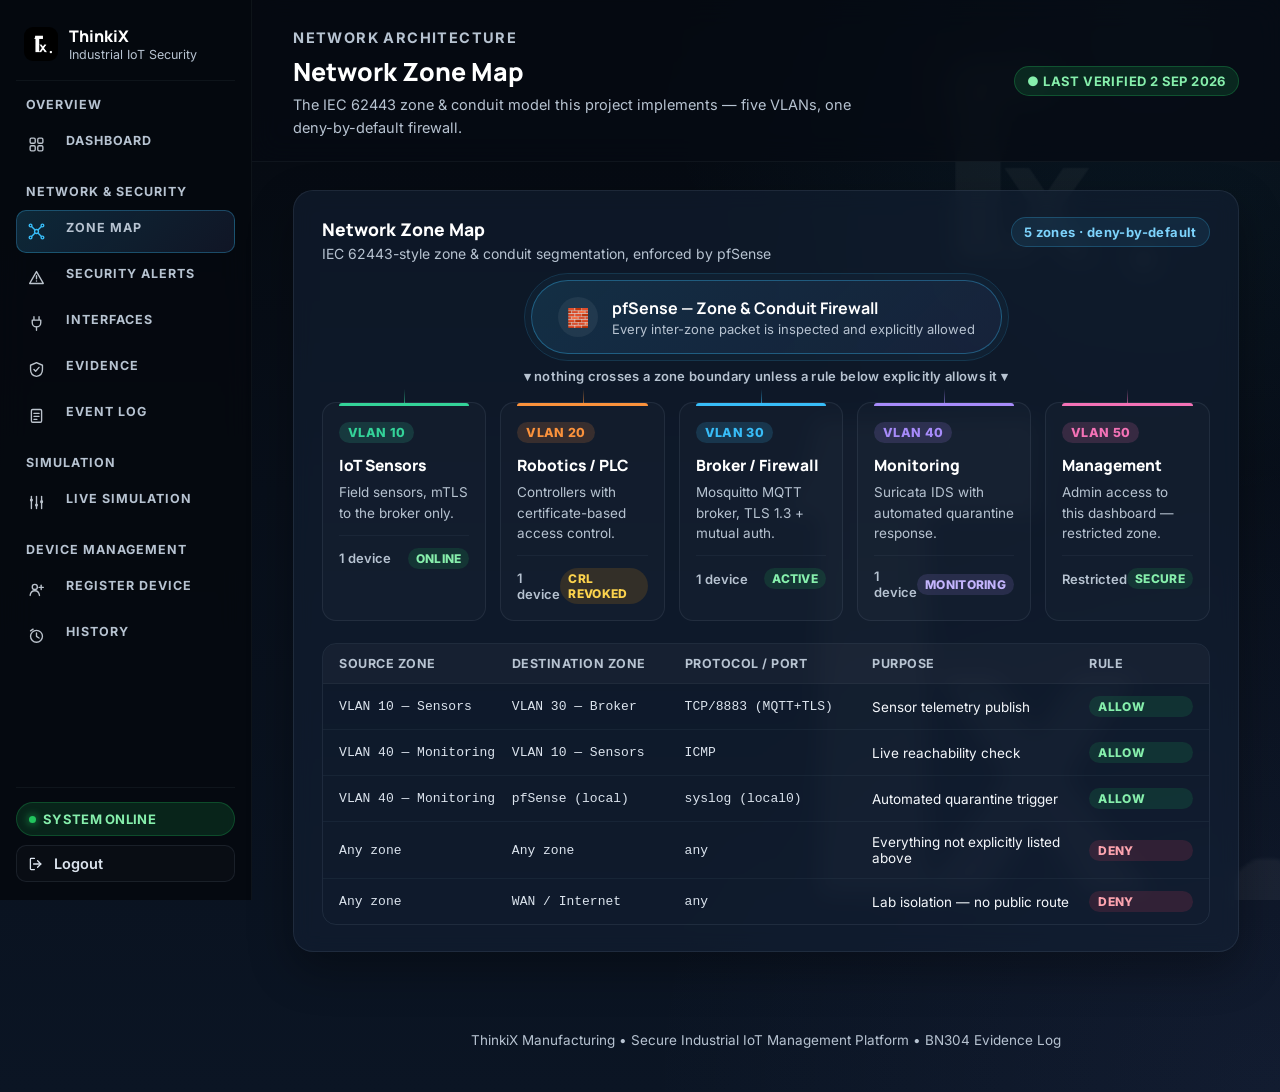
<file: zone-map.html>
<!doctype html>
<html lang="en">
  <head>
    <meta charset="UTF-8" />
    <meta name="viewport" content="width=device-width, initial-scale=1.0" />

    <title>ThinkiX | Zone Map</title>

    <link rel="stylesheet" href="dashboard.css" />
    <style>
      :root {
        --logo-url: url('[data-uri]');
        --logo-mark-url: url('[data-uri]');
      }
    </style>
    
  </head>

  <body class="dash2">
    
    <div class="dash2-watermark"></div>
    <div class="dash2-shell">
      <aside class="dash2-sidebar">
        <div class="dash2-sidebar-brand">
          <img src="[data-uri]" alt="ThinkiX logo" />
          <div>
            <h1>ThinkiX</h1>
            <span>Industrial IoT Security</span>
          </div>
        </div>

        <nav class="dash2-sidenav">
          <div class="dash2-sidenav-group"><span>Overview</span><a href="management.html" class=""><svg viewBox="0 0 20 20" fill="none" stroke="currentColor" stroke-width="1.6"><rect x="2.5" y="2.5" width="6" height="6" rx="1.5"/><rect x="11.5" y="2.5" width="6" height="6" rx="1.5"/><rect x="2.5" y="11.5" width="6" height="6" rx="1.5"/><rect x="11.5" y="11.5" width="6" height="6" rx="1.5"/></svg><span>Dashboard</span></a></div><div class="dash2-sidenav-group"><span>Network & Security</span><a href="zone-map.html" class="active"><svg viewBox="0 0 20 20" fill="none" stroke="currentColor" stroke-width="1.6"><circle cx="10" cy="10" r="2.3"/><circle cx="3" cy="3" r="1.6"/><circle cx="17" cy="3" r="1.6"/><circle cx="3" cy="17" r="1.6"/><circle cx="17" cy="17" r="1.6"/><line x1="8.3" y1="8.3" x2="4.2" y2="4.2"/><line x1="11.7" y1="8.3" x2="15.8" y2="4.2"/><line x1="8.3" y1="11.7" x2="4.2" y2="15.8"/><line x1="11.7" y1="11.7" x2="15.8" y2="15.8"/></svg><span>Zone Map</span></a><a href="alerts.html" class=""><svg viewBox="0 0 20 20" fill="none" stroke="currentColor" stroke-width="1.6" stroke-linejoin="round" stroke-linecap="round"><path d="M10 3 L18 17 L2 17 Z"/><line x1="10" y1="8" x2="10" y2="11.5"/><circle cx="10" cy="14" r="0.9" fill="currentColor" stroke="none"/></svg><span>Security Alerts</span></a><a href="interfaces.html" class=""><svg viewBox="0 0 20 20" fill="none" stroke="currentColor" stroke-width="1.6" stroke-linecap="round" stroke-linejoin="round"><path d="M7 2v4M13 2v4M5 6h10v3a5 5 0 0 1-10 0V6z"/><path d="M10 14v4"/></svg><span>Interfaces</span></a><a href="evidence.html" class=""><svg viewBox="0 0 20 20" fill="none" stroke="currentColor" stroke-width="1.6" stroke-linejoin="round" stroke-linecap="round"><path d="M10 2l7 3v5c0 4.5-3 7.5-7 8-4-.5-7-3.5-7-8V5l7-3z"/><path d="M7 10l2 2 4-4.5"/></svg><span>Evidence</span></a><a href="event-log.html" class=""><svg viewBox="0 0 20 20" fill="none" stroke="currentColor" stroke-width="1.6" stroke-linecap="round" stroke-linejoin="round"><rect x="4" y="3" width="12" height="15" rx="1.5"/><line x1="7" y1="7.5" x2="13" y2="7.5"/><line x1="7" y1="11" x2="13" y2="11"/><line x1="7" y1="14.5" x2="10.5" y2="14.5"/></svg><span>Event Log</span></a></div><div class="dash2-sidenav-group"><span>Simulation</span><a href="simulation.html" class=""><svg viewBox="0 0 20 20" fill="none" stroke="currentColor" stroke-width="1.6" stroke-linecap="round"><line x1="4" y1="17" x2="4" y2="3"/><line x1="10" y1="17" x2="10" y2="3"/><line x1="16" y1="17" x2="16" y2="3"/><circle cx="4" cy="7" r="1.8" fill="currentColor" stroke="none"/><circle cx="10" cy="13" r="1.8" fill="currentColor" stroke="none"/><circle cx="16" cy="9" r="1.8" fill="currentColor" stroke="none"/></svg><span>Live Simulation</span></a></div><div class="dash2-sidenav-group"><span>Device Management</span><a href="register.html" class=""><svg viewBox="0 0 20 20" fill="none" stroke="currentColor" stroke-width="1.6" stroke-linecap="round" stroke-linejoin="round"><circle cx="8" cy="7" r="3"/><path d="M2.5 17c.5-3.5 3-5.5 5.5-5.5s5 2 5.5 5.5"/><line x1="15.5" y1="5" x2="15.5" y2="10"/><line x1="13" y1="7.5" x2="18" y2="7.5"/></svg><span>Register Device</span></a><a href="history.html" class=""><svg viewBox="0 0 20 20" fill="none" stroke="currentColor" stroke-width="1.6" stroke-linecap="round" stroke-linejoin="round"><circle cx="10" cy="11" r="7"/><polyline points="10,7 10,11 13,13"/><path d="M6 2.5 L3 4.5"/></svg><span>History</span></a></div>
        </nav>

        <div class="dash2-sidebar-foot">
          <span class="dash2-online-pill"><i></i><span>SYSTEM ONLINE</span></span>
          <a href="index.html" class="dash2-logout"><svg viewBox="0 0 20 20" fill="none" stroke="currentColor" stroke-width="1.6" stroke-linecap="round" stroke-linejoin="round"><path d="M8 3H4a1 1 0 0 0-1 1v12a1 1 0 0 0 1 1h4"/><polyline points="12,6 16,10 12,14"/><line x1="16" y1="10" x2="7" y2="10"/></svg><span>Logout</span></a>
        </div>
      </aside>

      <div class="dash2-content">

        
        <header class="dash2-topbar">
          <div>
            <p class="dash2-eyebrow">Network Architecture</p>
            <h1>Network Zone Map</h1>
            <p>The IEC 62443 zone &amp; conduit model this project implements &mdash; five VLANs, one deny-by-default firewall.</p>
          </div>
          <div class="dash2-topbar-right"><span class="dash2-chip dash2-chip--ok">&#9679; LAST VERIFIED 2 SEP 2026</span></div>
        </header>


        <main class="dash2-page">

          <section class="dash2-panel" id="zone-map">
            <div class="dash2-panel-head">
              <div>
                <h2>Network Zone Map</h2>
                <p>IEC 62443-style zone &amp; conduit segmentation, enforced by pfSense</p>
              </div>
              <span class="dash2-chip">5 zones &middot; deny-by-default</span>
            </div>

            <div class="zm-hub">
              <div class="zm-hub-core">
                <div class="zm-hub-icon">&#129521;</div>
                <div>
                  <strong>pfSense &mdash; Zone &amp; Conduit Firewall</strong>
                  <small>Every inter-zone packet is inspected and explicitly allowed</small>
                </div>
              </div>
            </div>

            <p class="zm-conduit-label">&#9662; nothing crosses a zone boundary unless a rule below explicitly allows it &#9662;</p>

            <div class="zm-zones">
              <div class="zm-zone" style="--zc:#34d399">
                <span class="zm-zone-vlan">VLAN 10</span>
                <h3>IoT Sensors</h3>
                <p>Field sensors, mTLS to the broker only.</p>
                <div class="zm-zone-foot">
                  <span>1 device</span>
                  <span class="zm-status zm-status--ok">ONLINE</span>
                </div>
              </div>

              <div class="zm-zone" style="--zc:#fb923c">
                <span class="zm-zone-vlan">VLAN 20</span>
                <h3>Robotics / PLC</h3>
                <p>Controllers with certificate-based access control.</p>
                <div class="zm-zone-foot">
                  <span>1 device</span>
                  <span class="zm-status zm-status--warn">CRL REVOKED</span>
                </div>
              </div>

              <div class="zm-zone" style="--zc:#38bdf8">
                <span class="zm-zone-vlan">VLAN 30</span>
                <h3>Broker / Firewall</h3>
                <p>Mosquitto MQTT broker, TLS 1.3 + mutual auth.</p>
                <div class="zm-zone-foot">
                  <span>1 device</span>
                  <span class="zm-status zm-status--ok">ACTIVE</span>
                </div>
              </div>

              <div class="zm-zone" style="--zc:#a78bfa">
                <span class="zm-zone-vlan">VLAN 40</span>
                <h3>Monitoring</h3>
                <p>Suricata IDS with automated quarantine response.</p>
                <div class="zm-zone-foot">
                  <span>1 device</span>
                  <span class="zm-status zm-status--info">MONITORING</span>
                </div>
              </div>

              <div class="zm-zone" style="--zc:#f472b6">
                <span class="zm-zone-vlan">VLAN 50</span>
                <h3>Management</h3>
                <p>Admin access to this dashboard &mdash; restricted zone.</p>
                <div class="zm-zone-foot">
                  <span>Restricted</span>
                  <span class="zm-status zm-status--ok">SECURE</span>
                </div>
              </div>
            </div>

            <div class="dash2-rules">
              <div class="dash2-rules-row head">
                <span>Source zone</span>
                <span>Destination zone</span>
                <span>Protocol / port</span>
                <span>Purpose</span>
                <span>Rule</span>
              </div>
              <div class="dash2-rules-row">
                <span class="mono">VLAN 10 &mdash; Sensors</span>
                <span class="mono">VLAN 30 &mdash; Broker</span>
                <span class="mono">TCP/8883 (MQTT+TLS)</span>
                <span>Sensor telemetry publish</span>
                <span class="dash2-rule-pill allow">ALLOW</span>
              </div>
              <div class="dash2-rules-row">
                <span class="mono">VLAN 40 &mdash; Monitoring</span>
                <span class="mono">VLAN 10 &mdash; Sensors</span>
                <span class="mono">ICMP</span>
                <span>Live reachability check</span>
                <span class="dash2-rule-pill allow">ALLOW</span>
              </div>
              <div class="dash2-rules-row">
                <span class="mono">VLAN 40 &mdash; Monitoring</span>
                <span class="mono">pfSense (local)</span>
                <span class="mono">syslog (local0)</span>
                <span>Automated quarantine trigger</span>
                <span class="dash2-rule-pill allow">ALLOW</span>
              </div>
              <div class="dash2-rules-row">
                <span class="mono">Any zone</span>
                <span class="mono">Any zone</span>
                <span class="mono">any</span>
                <span>Everything not explicitly listed above</span>
                <span class="dash2-rule-pill deny">DENY</span>
              </div>
              <div class="dash2-rules-row">
                <span class="mono">Any zone</span>
                <span class="mono">WAN / Internet</span>
                <span class="mono">any</span>
                <span>Lab isolation &mdash; no public route</span>
                <span class="dash2-rule-pill deny">DENY</span>
              </div>
            </div>
          </section>

        </main>

        <footer class="dash2-footer">
          <p>ThinkiX Manufacturing &bull; Secure Industrial IoT Management Platform &bull; BN304 Evidence Log</p>
        </footer>
    
      </div>
    </div>

    <script src="script.js"></script>
  </body>
</html>
</file>
<file: dashboard.css>
/* =========================================================
   THINKIX — DASHBOARD THEME (v3)
   Sidebar-navigated, one data category per page. Shared by
   every dash2 page (dashboard, zone map, alerts, interfaces,
   evidence, event log, simulation, register). Nothing here
   fabricates data — every number/status mirrors the BN304
   project evidence log.
========================================================= */

@import url("https://fonts.googleapis.com/css2?family=Manrope:wght@500;700;800&family=Inter:wght@400;500;600;700&display=swap");

:root {
  --bg-0: #05090f;
  --bg-1: #080f1a;
  --bg-2: #0b1524;
  --surface: rgba(19, 32, 52, 0.6);
  --surface-strong: rgba(21, 35, 57, 0.85);
  --border: rgba(148, 163, 184, 0.12);
  --border-soft: rgba(148, 163, 184, 0.07);
  --text-0: #ffffff;
  --text-1: #f5f8fc;
  --text-2: #dce4ee;
  --text-3: #b7c3d1;

  --accent: #38bdf8;
  --accent-2: #818cf8;
  --ok: #22c55e;
  --ok-soft: rgba(34, 197, 94, 0.14);
  --warn: #f59e0b;
  --warn-soft: rgba(245, 158, 11, 0.14);
  --bad: #f43f5e;
  --bad-soft: rgba(244, 63, 94, 0.14);
  --info: #a78bfa;
  --info-soft: rgba(167, 139, 250, 0.14);

  /* zone colors — reused across the zone map, device tags and
     status dots so the same VLAN reads as the same color
     everywhere on the site */
  --z10: #34d399;
  --z20: #fb923c;
  --z30: #38bdf8;
  --z40: #a78bfa;
  --z50: #f472b6;

  --sidebar-w: 252px;
  --radius-lg: 20px;
  --radius-md: 14px;
  --radius-sm: 9px;

  --shadow-card: 0 18px 45px rgba(0, 0, 0, 0.32);
  --font-display: "Manrope", "Inter", "Segoe UI", sans-serif;
  --font-body: "Inter", "Segoe UI", sans-serif;
}

* {
  box-sizing: border-box;
  margin: 0;
  padding: 0;
}

body.dash2 {
  min-height: 100vh;
  font-family: var(--font-body);
  color: var(--text-1);
  background:
    radial-gradient(circle at 90% 0%, rgba(56, 189, 248, 0.08), transparent 32%),
    radial-gradient(circle at 100% 100%, rgba(129, 140, 248, 0.06), transparent 38%),
    linear-gradient(180deg, var(--bg-0), var(--bg-1) 45%, var(--bg-2));
  -webkit-font-smoothing: antialiased;
}

.dash2 img {
  max-width: 100%;
  display: block;
}

.dash2 a {
  color: inherit;
}

/* =========================================================
   WATERMARK — faded ThinkiX logo behind every page
========================================================= */

.dash2-watermark {
  position: fixed;
  inset: 0;
  z-index: 0;
  pointer-events: none;
  overflow: hidden;
}

.dash2-watermark::before,
.dash2-watermark::after {
  content: "";
  position: absolute;
  background-image: var(--logo-mark-url);
  background-repeat: no-repeat;
  background-size: contain;
}

/* large mark, bottom-right of the viewport */

.dash2-watermark::before {
  width: 620px;
  height: 620px;
  right: -70px;
  bottom: -90px;
  opacity: 0.05;
}

/* smaller echo, top-right, well clear of the sidebar */

.dash2-watermark::after {
  width: 260px;
  height: 260px;
  right: 8%;
  top: 40px;
  opacity: 0.045;
}

/* =========================================================
   SHELL — sidebar + content
========================================================= */

.dash2-shell {
  position: relative;
  z-index: 1;
  display: flex;
  align-items: stretch;
  min-height: 100vh;
}

.dash2-sidebar {
  width: var(--sidebar-w);
  flex-shrink: 0;
  position: sticky;
  top: 0;
  align-self: flex-start;
  height: 100vh;
  display: flex;
  flex-direction: column;
  padding: 22px 16px 18px;
  background: rgba(5, 9, 15, 0.86);
  backdrop-filter: blur(16px);
  border-right: 1px solid var(--border-soft);
  overflow-y: auto;
}

.dash2-sidebar-brand {
  display: flex;
  align-items: center;
  gap: 11px;
  padding: 4px 8px 18px;
  border-bottom: 1px solid var(--border-soft);
}

.dash2-sidebar-brand img {
  width: 34px;
  height: 34px;
  border-radius: 9px;
  flex-shrink: 0;
}

.dash2-sidebar-brand h1 {
  font-family: var(--font-display);
  font-size: 16px;
  font-weight: 800;
  color: var(--text-0);
  line-height: 1.25;
}

.dash2-sidebar-brand span {
  display: block;
  margin-top: 1px;
  font-size: 12.5px;
  color: var(--text-3);
}

.dash2-sidenav {
  flex: 1;
  margin-top: 16px;
  display: flex;
  flex-direction: column;
  gap: 18px;
}

.dash2-sidenav-group span {
  display: block;
  padding: 0 10px 8px;
  font-size: 12.5px;
  font-weight: 700;
  letter-spacing: 1px;
  color: var(--text-3);
  text-transform: uppercase;
}

.dash2-sidenav-group {
  display: flex;
  flex-direction: column;
  gap: 3px;
}

.dash2-sidenav-group a {
  display: flex;
  align-items: center;
  gap: 11px;
  padding: 9px 11px;
  border-radius: 10px;
  font-size: 14.5px;
  font-weight: 600;
  color: var(--text-2);
  text-decoration: none;
  border: 1px solid transparent;
  transition: 0.2s;
}

.dash2-sidenav-group a svg {
  width: 17px;
  height: 17px;
  flex-shrink: 0;
  opacity: 0.85;
}

.dash2-sidenav-group a:hover {
  color: var(--text-0);
  background: rgba(255, 255, 255, 0.04);
}

.dash2-sidenav-group a.active {
  color: #fff;
  background: linear-gradient(135deg, rgba(56, 189, 248, 0.18), rgba(129, 140, 248, 0.1));
  border-color: rgba(56, 189, 248, 0.3);
}

.dash2-sidenav-group a.active svg {
  color: var(--accent);
  opacity: 1;
}

.dash2-sidebar-foot {
  margin-top: 14px;
  padding-top: 14px;
  border-top: 1px solid var(--border-soft);
  display: flex;
  flex-direction: column;
  gap: 9px;
}

.dash2-online-pill {
  display: flex;
  align-items: center;
  gap: 7px;
  padding: 8px 12px;
  border-radius: 999px;
  border: 1px solid rgba(34, 197, 94, 0.25);
  background: var(--ok-soft);
  color: #86efac;
  font-size: 13px;
  font-weight: 700;
  letter-spacing: 0.3px;
}

.dash2-online-pill i {
  width: 7px;
  height: 7px;
  border-radius: 50%;
  background: var(--ok);
  box-shadow: 0 0 8px var(--ok);
  animation: dash2-pulse 1.6s infinite;
}

.dash2-sidebar-foot a.dash2-logout {
  display: flex;
  align-items: center;
  gap: 10px;
  padding: 9px 11px;
  border-radius: 10px;
  border: 1px solid var(--border);
  background: rgba(255, 255, 255, 0.02);
  color: var(--text-2);
  font-size: 14.5px;
  font-weight: 600;
  text-decoration: none;
  transition: 0.2s;
}

.dash2-sidebar-foot a.dash2-logout svg {
  width: 16px;
  height: 16px;
}

.dash2-sidebar-foot a.dash2-logout:hover {
  border-color: var(--accent);
  color: var(--text-0);
}

/* =========================================================
   CONTENT
========================================================= */

.dash2-content {
  flex: 1;
  min-width: 0;
}

.dash2-topbar {
  position: sticky;
  top: 0;
  z-index: 5;
  display: flex;
  align-items: center;
  justify-content: space-between;
  gap: 20px;
  padding: 22px 4%;
  background: rgba(6, 11, 19, 0.72);
  backdrop-filter: blur(14px);
  border-bottom: 1px solid var(--border-soft);
}

.dash2-eyebrow {
  display: inline-flex;
  align-items: center;
  gap: 7px;
  font-size: 13px;
  font-weight: 700;
  letter-spacing: 1.4px;
  color: var(--accent);
  text-transform: uppercase;
}

.dash2-topbar h1 {
  margin-top: 5px;
  font-family: var(--font-display);
  font-size: clamp(20px, 2vw, 25px);
  font-weight: 800;
  color: var(--text-0);
}

.dash2-topbar p {
  margin-top: 5px;
  max-width: 560px;
  font-size: 14.5px;
  line-height: 1.55;
  color: var(--text-3);
}

.dash2-topbar-right {
  display: flex;
  align-items: center;
  gap: 12px;
  flex-shrink: 0;
}

.dash2-page {
  max-width: 1800px;
  margin: 0 auto;
  padding: 28px 4% 70px;
  display: flex;
  flex-direction: column;
  gap: 22px;
}

/* live-badge: script.js targets the FIRST .live-badge on the
   page directly to push real live-feed text — only the
   dashboard page carries one */

.live-badge {
  display: inline-flex;
  align-items: center;
  gap: 7px;
  padding: 7px 12px;
  border-radius: 999px;
  border: 1px solid rgba(34, 197, 94, 0.28);
  background: var(--ok-soft);
  color: #86efac;
  font-size: 13px;
  font-weight: 700;
  white-space: nowrap;
  animation: dash2-glow 1.8s infinite;
}

/* =========================================================
   PANELS + CHIPS
========================================================= */

.dash2-panel-head {
  display: flex;
  align-items: flex-start;
  justify-content: space-between;
  gap: 14px;
  margin-bottom: 18px;
}

.dash2-panel-head h2 {
  font-family: var(--font-display);
  font-size: 17.5px;
  font-weight: 800;
  color: var(--text-0);
}

.dash2-panel-head p {
  margin-top: 4px;
  font-size: 14px;
  color: var(--text-3);
}

.dash2-panel {
  position: relative;
  padding: 26px 28px;
  background: var(--surface);
  border: 1px solid var(--border);
  border-radius: var(--radius-lg);
  box-shadow: var(--shadow-card);
  backdrop-filter: blur(10px);
  animation: dash2-rise 0.5s ease both;
}

.dash2-chip {
  display: inline-flex;
  align-items: center;
  gap: 6px;
  padding: 6px 12px;
  border-radius: 999px;
  font-size: 13px;
  font-weight: 700;
  letter-spacing: 0.4px;
  border: 1px solid rgba(56, 189, 248, 0.25);
  background: rgba(56, 189, 248, 0.09);
  color: #7dd3fc;
  white-space: nowrap;
}

.dash2-chip--warn {
  border-color: rgba(244, 63, 94, 0.28);
  background: var(--bad-soft);
  color: #fda4af;
}

.dash2-chip--ok {
  border-color: rgba(34, 197, 94, 0.28);
  background: var(--ok-soft);
  color: #86efac;
}

.dash2-chip--muted {
  border-color: var(--border);
  background: rgba(255, 255, 255, 0.03);
  color: var(--text-2);
}

/* =========================================================
   SUMMARY STRIP (slim inline stats — used on dashboard +
   alerts + evidence pages instead of heavy cards)
========================================================= */

.dash2-strip {
  display: flex;
  flex-wrap: wrap;
  gap: 10px;
}

.dash2-strip-item {
  display: flex;
  align-items: baseline;
  gap: 7px;
  padding: 12px 18px;
  border-radius: var(--radius-md);
  border: 1px solid var(--border);
  background: var(--surface);
  box-shadow: var(--shadow-card);
}

.dash2-strip-item strong {
  font-family: var(--font-display);
  font-size: 19px;
  font-weight: 800;
  color: var(--text-0);
}

.dash2-strip-item span {
  font-size: 13.5px;
  color: var(--text-3);
}

.dash2-strip-item.warn strong {
  color: #fbbf24;
}

.dash2-strip-item.bad strong {
  color: #fb7185;
}

.dash2-strip-item.ok strong {
  color: #4ade80;
}

/* stat cards — kept for the dashboard page, class name required
   by script.js's flashElement(): el.closest('.dashboard-stat-card') */

.dashboard-stat-card {
  position: relative;
  display: flex;
  align-items: center;
  gap: 13px;
  padding: 16px 18px;
  border-radius: var(--radius-md);
  border: 1px solid var(--border);
  background: var(--surface);
  text-decoration: none;
  color: inherit;
  cursor: pointer;
  overflow: hidden;
  box-shadow: var(--shadow-card);
  transition: 0.25s;
  animation: dash2-rise 0.5s ease both;
}

.dashboard-stat-card:hover {
  transform: translateY(-3px);
  border-color: rgba(56, 189, 248, 0.3);
}

.dash2-stat-icon {
  width: 36px;
  height: 36px;
  flex-shrink: 0;
  display: grid;
  place-items: center;
  border-radius: 10px;
  font-size: 16px;
  background: rgba(56, 189, 248, 0.12);
  color: var(--accent);
}

.dash2-stat-icon.ok {
  color: #4ade80;
  background: var(--ok-soft);
}

.dash2-stat-icon.warn {
  color: #fbbf24;
  background: var(--warn-soft);
}

.dash2-stat-icon.info {
  color: #c4b5fd;
  background: var(--info-soft);
}

.dashboard-stat-card p {
  font-size: 13px;
  color: var(--text-3);
}

.dashboard-stat-card h2 {
  margin-top: 3px;
  font-family: var(--font-display);
  font-size: 20px;
  font-weight: 800;
  color: var(--text-0);
}

.dash2-stat-row {
  display: grid;
  grid-template-columns: repeat(4, 1fr);
  gap: 14px;
}

@media (max-width: 900px) {
  .dash2-stat-row {
    grid-template-columns: repeat(2, 1fr);
  }
}

/* =========================================================
   ZONE MAP
========================================================= */

.zm-hub {
  display: flex;
  justify-content: center;
  margin-bottom: 4px;
}

.zm-hub-core {
  position: relative;
  display: flex;
  align-items: center;
  gap: 14px;
  padding: 16px 26px;
  border-radius: 999px;
  border: 1px solid rgba(56, 189, 248, 0.35);
  background: linear-gradient(135deg, rgba(56, 189, 248, 0.14), rgba(129, 140, 248, 0.08));
  box-shadow: 0 0 0 6px rgba(56, 189, 248, 0.04);
}

.zm-hub-core::before {
  content: "";
  position: absolute;
  inset: -8px;
  border-radius: 999px;
  border: 1px solid rgba(56, 189, 248, 0.18);
  animation: dash2-ring 2.4s infinite;
}

.zm-hub-icon {
  width: 40px;
  height: 40px;
  display: grid;
  place-items: center;
  border-radius: 50%;
  background: rgba(255, 255, 255, 0.06);
  font-size: 18px;
}

.zm-hub-core strong {
  font-family: var(--font-display);
  font-size: 16px;
  color: var(--text-0);
}

.zm-hub-core small {
  display: block;
  margin-top: 2px;
  font-size: 13px;
  color: var(--text-3);
}

.zm-conduit-label {
  text-align: center;
  margin: 14px 0 18px;
  font-size: 13px;
  font-weight: 600;
  letter-spacing: 0.3px;
  color: var(--text-3);
}

.zm-zones {
  display: grid;
  grid-template-columns: repeat(5, 1fr);
  gap: 14px;
}

.zm-zone {
  position: relative;
  padding: 18px 16px 16px;
  border-radius: var(--radius-md);
  border: 1px solid var(--border);
  background: rgba(255, 255, 255, 0.02);
  transition: 0.25s;
}

.zm-zone::before {
  content: "";
  position: absolute;
  left: 16px;
  right: 16px;
  top: 0;
  height: 3px;
  border-radius: 999px 999px 0 0;
  background: var(--zc);
}

.zm-zone::after {
  content: "";
  position: absolute;
  top: -14px;
  left: 50%;
  width: 1px;
  height: 14px;
  background: linear-gradient(180deg, transparent, var(--zc));
  opacity: 0.6;
}

.zm-zone:hover {
  transform: translateY(-3px);
  background: rgba(255, 255, 255, 0.035);
}

.zm-zone-vlan {
  display: inline-block;
  padding: 3px 9px;
  border-radius: 999px;
  font-size: 12.5px;
  font-weight: 800;
  letter-spacing: 0.3px;
  color: var(--zc);
  background: color-mix(in srgb, var(--zc) 16%, transparent);
}

.zm-zone h3 {
  margin-top: 11px;
  font-family: var(--font-display);
  font-size: 15.5px;
  font-weight: 800;
  color: var(--text-0);
}

.zm-zone p {
  margin-top: 6px;
  font-size: 13.5px;
  line-height: 1.5;
  color: var(--text-3);
  min-height: 33px;
}

.zm-zone-foot {
  display: flex;
  align-items: center;
  justify-content: space-between;
  margin-top: 12px;
  padding-top: 12px;
  border-top: 1px solid var(--border-soft);
  font-size: 13px;
}

.zm-zone-foot > span:first-child {
  color: var(--text-3);
  font-weight: 600;
}

.zm-status {
  padding: 3px 8px;
  border-radius: 999px;
  font-weight: 800;
  letter-spacing: 0.3px;
  font-size: 12px;
}

.zm-status--ok {
  color: #86efac;
  background: var(--ok-soft);
}

.zm-status--warn {
  color: #fcd34d;
  background: var(--warn-soft);
}

.zm-status--info {
  color: #c4b5fd;
  background: var(--info-soft);
}

@media (max-width: 1180px) {
  .zm-zones {
    grid-template-columns: repeat(3, 1fr);
  }
}

@media (max-width: 700px) {
  .zm-zones {
    grid-template-columns: repeat(2, 1fr);
  }
}

/* conduit rules table */

.dash2-rules {
  margin-top: 22px;
  border: 1px solid var(--border);
  border-radius: var(--radius-md);
  overflow: hidden;
}

.dash2-rules-row {
  display: grid;
  grid-template-columns: 1.1fr 1.1fr 1.2fr 1.4fr 0.7fr;
  gap: 10px;
  padding: 12px 16px;
  font-size: 13.5px;
  border-bottom: 1px solid var(--border-soft);
  align-items: center;
}

.dash2-rules-row:last-child {
  border-bottom: none;
}

.dash2-rules-row.head {
  background: rgba(255, 255, 255, 0.03);
  color: var(--text-3);
  font-size: 12.5px;
  font-weight: 700;
  letter-spacing: 0.5px;
  text-transform: uppercase;
}

.dash2-rules-row:not(.head) {
  color: var(--text-1);
}

.dash2-rules-row .mono {
  font-family: "SFMono-Regular", Consolas, monospace;
  font-size: 13px;
  color: var(--text-2);
}

.dash2-rule-pill {
  display: inline-flex;
  padding: 3px 9px;
  border-radius: 999px;
  font-size: 12px;
  font-weight: 800;
  letter-spacing: 0.3px;
}

.dash2-rule-pill.allow {
  color: #86efac;
  background: var(--ok-soft);
}

.dash2-rule-pill.deny {
  color: #fda4af;
  background: var(--bad-soft);
}

@media (max-width: 900px) {
  .dash2-rules-row {
    grid-template-columns: 1fr 1fr;
    grid-template-areas: "a b" "c c" "d e";
  }
  .dash2-rules-row.head {
    display: none;
  }
}

/* =========================================================
   GRID HELPERS
========================================================= */

.dash2-grid-2 {
  display: grid;
  grid-template-columns: 1.15fr 1fr;
  gap: 18px;
}

@media (max-width: 1080px) {
  .dash2-grid-2 {
    grid-template-columns: 1fr;
  }
}

/* =========================================================
   DEVICE LIST (classes required by script.js: device-list,
   device-row, device-status, device-info, status-label)
========================================================= */

.device-list {
  display: flex;
  flex-direction: column;
  gap: 11px;
}

.device-row {
  display: grid;
  grid-template-columns: auto 1fr auto;
  align-items: center;
  gap: 16px;
  padding: 18px 20px;
  border-radius: var(--radius-md);
  border: 1px solid var(--border-soft);
  background: rgba(255, 255, 255, 0.02);
  transition: 0.2s;
}

.device-row:hover {
  border-color: rgba(56, 189, 248, 0.2);
  background: rgba(56, 189, 248, 0.03);
  transform: translateX(4px);
}

.device-status {
  width: 11px;
  height: 11px;
  border-radius: 50%;
  background: var(--text-3);
}

.device-status.online {
  background: var(--ok);
  box-shadow: 0 0 12px var(--ok);
  animation: dash2-pulse 1.5s infinite;
}

.device-status.offline {
  background: var(--bad);
  box-shadow: 0 0 10px rgba(244, 63, 94, 0.6);
}

.device-info strong {
  display: block;
  color: var(--text-0);
  font-size: 16px;
}

.device-info small {
  display: block;
  margin-top: 4px;
  font-size: 13.5px;
  color: var(--text-3);
}

.device-zone-tag {
  display: inline-flex;
  align-items: center;
  gap: 5px;
  margin-top: 7px;
  font-size: 13px;
  font-weight: 700;
  color: var(--zc, var(--accent));
}

.device-zone-tag::before {
  content: "";
  width: 6px;
  height: 6px;
  border-radius: 50%;
  background: var(--zc, var(--accent));
}

.status-label {
  font-size: 13px;
  font-weight: 800;
  letter-spacing: 0.4px;
  white-space: nowrap;
}

.online-text {
  color: #4ade80;
}

.offline-text {
  color: #fb7185;
}

/* =========================================================
   ALERTS
========================================================= */

.dash2-alert-list {
  display: flex;
  flex-direction: column;
  gap: 12px;
}

.dash2-alert {
  display: grid;
  grid-template-columns: 40px 1fr;
  gap: 15px;
  padding: 18px 20px;
  border-radius: var(--radius-md);
  border-left: 3px solid var(--ac);
  background: rgba(255, 255, 255, 0.02);
}

.dash2-alert-icon {
  width: 38px;
  height: 38px;
  display: grid;
  place-items: center;
  border-radius: 11px;
  font-weight: 800;
  color: var(--ac);
  background: color-mix(in srgb, var(--ac) 16%, transparent);
}

.dash2-alert-top {
  display: flex;
  align-items: center;
  justify-content: space-between;
  gap: 12px;
}

.dash2-alert strong {
  font-size: 15px;
  color: var(--text-0);
}

.dash2-alert p {
  margin-top: 6px;
  font-size: 14.5px;
  line-height: 1.6;
  color: var(--text-2);
}

.dash2-alert-meta {
  display: flex;
  gap: 14px;
  margin-top: 10px;
  font-size: 13px;
  color: var(--text-3);
  font-weight: 700;
  letter-spacing: 0.2px;
}

.dash2-alert-meta b {
  color: var(--text-1);
  font-weight: 700;
}

/* =========================================================
   INTERFACES
========================================================= */

.dash2-iface-grid {
  display: grid;
  grid-template-columns: repeat(2, 1fr);
  gap: 12px;
}

.dash2-iface-row {
  display: flex;
  align-items: center;
  justify-content: space-between;
  gap: 12px;
  padding: 16px 18px;
  border-radius: var(--radius-md);
  border: 1px solid var(--border-soft);
  background: rgba(255, 255, 255, 0.02);
}

.dash2-iface-row strong {
  font-size: 15px;
  color: var(--text-0);
}

.dash2-iface-row small {
  display: block;
  margin-top: 4px;
  font-size: 13px;
  color: var(--text-3);
}

.dash2-iface-up {
  font-size: 13px;
  font-weight: 800;
  color: #4ade80;
  white-space: nowrap;
}

.dash2-iface-mon {
  font-size: 13px;
  font-weight: 800;
  color: var(--accent);
  white-space: nowrap;
}

@media (max-width: 700px) {
  .dash2-iface-grid {
    grid-template-columns: 1fr;
  }
}

/* =========================================================
   EVIDENCE
========================================================= */

.dash2-gns3 {
  display: flex;
  gap: 16px;
  padding: 20px;
  border-radius: var(--radius-md);
  border: 1px solid rgba(56, 189, 248, 0.14);
  background: linear-gradient(135deg, rgba(37, 99, 235, 0.07), rgba(14, 165, 233, 0.03));
}

.dash2-gns3-icon {
  width: 44px;
  height: 44px;
  flex-shrink: 0;
  display: grid;
  place-items: center;
  border-radius: 12px;
  font-size: 19px;
  color: var(--accent);
  background: rgba(56, 189, 248, 0.1);
}

.dash2-gns3 h3 {
  font-size: 16px;
  color: var(--text-0);
}

.dash2-gns3 p {
  margin-top: 7px;
  font-size: 14.5px;
  line-height: 1.6;
  color: var(--text-3);
}

.dash2-node-tags {
  display: flex;
  flex-wrap: wrap;
  gap: 7px;
  margin-top: 16px;
}

.dash2-node-tags span {
  padding: 6px 12px;
  border-radius: 999px;
  font-size: 13px;
  border: 1px solid rgba(56, 189, 248, 0.15);
  background: rgba(56, 189, 248, 0.05);
  color: #93c5fd;
}

.dash2-checklist {
  display: grid;
  grid-template-columns: repeat(4, 1fr);
  gap: 12px;
}

.dash2-checklist-item {
  padding: 15px 16px;
  border-radius: var(--radius-md);
  border: 1px solid var(--border);
  background: rgba(255, 255, 255, 0.02);
}

.dash2-checklist-item span.n {
  font-family: var(--font-display);
  font-size: 22px;
  font-weight: 800;
  color: var(--accent);
}

.dash2-checklist-item p {
  margin-top: 4px;
  font-size: 13px;
  color: var(--text-3);
}

@media (max-width: 900px) {
  .dash2-checklist {
    grid-template-columns: repeat(2, 1fr);
  }
}

/* =========================================================
   EVENT LOG — timeline (classes required by script.js:
   email-history, email-row, email-icon-small, email-sent)
========================================================= */

.email-history {
  position: relative;
  display: flex;
  flex-direction: column;
  gap: 18px;
  padding-left: 6px;
}

.email-history::before {
  content: "";
  position: absolute;
  left: 21px;
  top: 6px;
  bottom: 6px;
  width: 1px;
  background: linear-gradient(180deg, rgba(56, 189, 248, 0.35), transparent);
}

.email-row {
  position: relative;
  display: grid;
  grid-template-columns: 34px 1fr auto;
  align-items: center;
  gap: 14px;
  padding: 15px 18px;
  border-radius: var(--radius-md);
  border: 1px solid var(--border-soft);
  background: rgba(255, 255, 255, 0.02);
}

.email-icon-small {
  position: relative;
  z-index: 1;
  width: 32px;
  height: 32px;
  display: grid;
  place-items: center;
  border-radius: 9px;
  background: var(--info-soft);
  color: #c4b5fd;
  font-size: 15.5px;
}

.email-row strong {
  font-size: 14.5px;
  color: var(--text-0);
}

.email-row p {
  margin-top: 4px;
  font-size: 13.5px;
  color: var(--text-3);
}

.email-row small {
  display: block;
  margin-top: 4px;
  font-size: 12.5px;
  color: var(--text-3);
}

.email-sent {
  font-size: 12.5px;
  font-weight: 800;
  color: #4ade80;
  white-space: nowrap;
}

/* =========================================================
   LIVE SIMULATION (actuator + temperature)
========================================================= */

.dash2-sim-grid {
  display: grid;
  grid-template-columns: 1fr 1fr;
  gap: 20px;
}

.dash2-sim-card {
  padding: 22px 24px;
  border-radius: var(--radius-md);
  border: 1px solid var(--border);
  background: rgba(8, 15, 28, 0.55);
}

.dash2-sim-card h3 {
  font-family: var(--font-display);
  font-size: 16px;
  color: var(--text-0);
}

.dash2-sim-card > p.dash2-sim-desc {
  margin-top: 8px;
  font-size: 14px;
  line-height: 1.6;
  color: var(--text-3);
  margin-bottom: 20px;
}

.dash2-sim-row {
  display: flex;
  align-items: center;
  justify-content: space-between;
  gap: 16px;
  padding: 16px 18px;
  border-radius: var(--radius-sm);
  border: 1px solid var(--border-soft);
  background: rgba(255, 255, 255, 0.02);
}

.dash2-sim-row strong {
  display: block;
  font-size: 15px;
  color: var(--text-0);
}

.dash2-sim-row small {
  display: block;
  margin-top: 3px;
  font-size: 13px;
  color: var(--text-3);
}

@media (max-width: 900px) {
  .dash2-sim-grid {
    grid-template-columns: 1fr;
  }
}

/* switch (actuator toggle) */

.switch {
  position: relative;
  display: inline-block;
  width: 50px;
  height: 28px;
  flex-shrink: 0;
}

.switch input {
  opacity: 0;
  width: 0;
  height: 0;
}

.switch .slider {
  position: absolute;
  cursor: pointer;
  inset: 0;
  background: rgba(255, 255, 255, 0.12);
  border: 1px solid rgba(255, 255, 255, 0.14);
  border-radius: 999px;
  transition: 0.25s;
}

.switch .slider::before {
  content: "";
  position: absolute;
  height: 20px;
  width: 20px;
  left: 3px;
  bottom: 3px;
  background: #cbd5e1;
  border-radius: 50%;
  transition: 0.25s;
}

.switch input:checked + .slider {
  background: rgba(34, 197, 94, 0.4);
  border-color: rgba(34, 197, 94, 0.55);
}

.switch input:checked + .slider::before {
  transform: translateX(22px);
  background: #4ade80;
}

.dash2-temp-value {
  font-family: var(--font-display);
  font-size: 30px;
  font-weight: 800;
  color: var(--accent);
  min-width: 100px;
  transition: color 0.3s;
}

.dash2-temp-value.offline {
  font-size: 17px;
  color: var(--text-3);
}

.dash2-temp-bar {
  margin-top: 16px;
  height: 8px;
  border-radius: 999px;
  background: rgba(255, 255, 255, 0.08);
  overflow: hidden;
}

.dash2-temp-bar-fill {
  height: 100%;
  width: 30%;
  border-radius: 999px;
  background: linear-gradient(90deg, var(--accent), #fb923c);
  transition: width 0.6s ease;
}

.dash2-temp-bar-fill.offline {
  background: rgba(255, 255, 255, 0.08);
}

.dash2-temp-labels {
  display: flex;
  justify-content: space-between;
  margin-top: 7px;
  font-size: 13px;
  color: var(--text-3);
}

.dash2-sim-link {
  display: inline-flex;
  align-items: center;
  gap: 6px;
  font-size: 14px;
  font-weight: 700;
  color: var(--accent);
  text-decoration: none;
  white-space: nowrap;
}

.dash2-sim-link:hover {
  text-decoration: underline;
}

/* =========================================================
   FOOTER
========================================================= */

.dash2-footer {
  padding: 10px 4% 44px;
  text-align: center;
  font-size: 13.5px;
  color: var(--text-3);
}

/* =========================================================
   ANIMATIONS
========================================================= */

@keyframes dash2-rise {
  from {
    opacity: 0;
    transform: translateY(14px);
  }
  to {
    opacity: 1;
    transform: translateY(0);
  }
}

@keyframes dash2-pulse {
  0%,
  100% {
    opacity: 1;
  }
  50% {
    opacity: 0.45;
  }
}

@keyframes dash2-glow {
  0%,
  100% {
    box-shadow: 0 0 0 rgba(34, 197, 94, 0);
  }
  50% {
    box-shadow: 0 0 12px rgba(34, 197, 94, 0.35);
  }
}

@keyframes dash2-ring {
  0% {
    transform: scale(1);
    opacity: 0.7;
  }
  100% {
    transform: scale(1.35);
    opacity: 0;
  }
}

/* =========================================================
   RESPONSIVE — sidebar collapses to a top bar
========================================================= */

@media (max-width: 980px) {
  .dash2-shell {
    flex-direction: column;
  }

  .dash2-sidebar {
    position: relative;
    width: 100%;
    height: auto;
    flex-direction: row;
    align-items: center;
    padding: 12px 4%;
    overflow-x: auto;
  }

  .dash2-sidebar-brand {
    border-bottom: none;
    border-right: 1px solid var(--border-soft);
    padding: 0 16px 0 0;
    flex-shrink: 0;
  }

  .dash2-sidenav {
    flex-direction: row;
    margin-top: 0;
    margin-left: 14px;
    gap: 10px;
    overflow-x: auto;
  }

  .dash2-sidenav-group {
    flex-direction: row;
    gap: 3px;
  }

  .dash2-sidenav-group span {
    display: none;
  }

  .dash2-sidebar-foot {
    margin-top: 0;
    margin-left: auto;
    padding-top: 0;
    border-top: none;
    flex-direction: row;
    flex-shrink: 0;
    padding-left: 14px;
    border-left: 1px solid var(--border-soft);
  }

  .dash2-sidebar-foot a.dash2-logout span,
  .dash2-online-pill span {
    display: none;
  }
}

@media (max-width: 700px) {
  .dash2-topbar,
  .dash2-page {
    padding-left: 5%;
    padding-right: 5%;
  }

  .dash2-panel {
    padding: 20px;
  }
}

/* =========================================================
   REGISTRATION FORM (register.html)
========================================================= */

.form-card {
  position: relative;
  padding: 28px 32px;
  background: var(--surface);
  border: 1px solid var(--border);
  border-radius: var(--radius-lg);
  box-shadow: var(--shadow-card);
  backdrop-filter: blur(10px);
  animation: dash2-rise 0.5s ease both;
}

.form-header {
  display: flex;
  align-items: flex-start;
  justify-content: space-between;
  gap: 16px;
  padding-bottom: 20px;
  margin-bottom: 24px;
  border-bottom: 1px solid var(--border-soft);
}

.form-header h2 {
  margin-top: 5px;
  font-family: var(--font-display);
  font-size: 19px;
  font-weight: 800;
  color: var(--text-0);
}

.form-header p {
  margin-top: 6px;
  font-size: 14.5px;
  color: var(--text-3);
}

.security-ring {
  width: 46px;
  height: 46px;
  flex-shrink: 0;
  display: grid;
  place-items: center;
  border-radius: 13px;
  font-size: 20px;
  background: rgba(56, 189, 248, 0.1);
  box-shadow: inset 0 0 18px rgba(56, 189, 248, 0.12);
}

.form-grid {
  display: grid;
  grid-template-columns: repeat(2, 1fr);
  gap: 18px 20px;
}

.form-group {
  display: flex;
  flex-direction: column;
  gap: 7px;
}

.form-group.full-width {
  grid-column: 1 / -1;
  margin-top: 18px;
}

.form-group label {
  font-size: 14px;
  font-weight: 700;
  color: var(--text-1);
}

.form-group input,
.form-group select,
.form-group textarea {
  padding: 11px 13px;
  border-radius: var(--radius-sm);
  border: 1px solid var(--border);
  background: rgba(6, 12, 22, 0.6);
  color: var(--text-0);
  font-size: 14.5px;
  font-family: var(--font-body);
  outline: none;
  transition: 0.2s;
}

.form-group input::placeholder,
.form-group textarea::placeholder {
  color: var(--text-3);
}

.form-group input:focus,
.form-group select:focus,
.form-group textarea:focus {
  border-color: var(--accent);
  box-shadow: 0 0 0 3px rgba(56, 189, 248, 0.14);
}

.form-group input.invalid,
.form-group select.invalid,
.form-group textarea.invalid {
  border-color: var(--bad);
  box-shadow: 0 0 0 3px rgba(244, 63, 94, 0.14);
}

.form-group textarea {
  resize: vertical;
  min-height: 100px;
}

.error-message {
  min-height: 14px;
  font-size: 13px;
  color: #fda4af;
  font-weight: 600;
}

.character-count {
  align-self: flex-end;
  font-size: 13px;
  color: var(--text-3);
}

.security-box {
  margin-top: 26px;
  padding: 20px 22px;
  border-radius: var(--radius-md);
  border: 1px solid var(--border);
  background: rgba(255, 255, 255, 0.02);
}

.security-box-header {
  display: flex;
  align-items: flex-start;
  justify-content: space-between;
  gap: 14px;
  margin-bottom: 4px;
}

.security-box-header h3 {
  font-family: var(--font-display);
  font-size: 16px;
  color: var(--text-0);
}

.security-box-header p {
  margin-top: 4px;
  font-size: 13.5px;
  color: var(--text-3);
}

.shield {
  font-size: 22px;
}

.toggle-row {
  display: flex;
  align-items: center;
  justify-content: space-between;
  gap: 12px;
  margin-top: 15px;
  padding: 10px 4px;
  cursor: pointer;
}

.toggle-row input {
  display: none;
}

.toggle-row > span:last-child {
  order: -1;
  font-size: 14.5px;
  color: var(--text-1);
  font-weight: 600;
}

.toggle {
  width: 42px;
  height: 23px;
  position: relative;
  border-radius: 999px;
  background: rgba(255, 255, 255, 0.14);
  border: 1px solid var(--border);
  transition: 0.25s;
  flex-shrink: 0;
}

.toggle::after {
  content: "";
  width: 17px;
  height: 17px;
  position: absolute;
  top: 2px;
  left: 2px;
  border-radius: 50%;
  background: #cbd5e1;
  transition: 0.25s;
}

.toggle-row input:checked + .toggle {
  background: rgba(34, 197, 94, 0.4);
  border-color: rgba(34, 197, 94, 0.55);
}

.toggle-row input:checked + .toggle::after {
  left: 21px;
  background: #4ade80;
}

.agreement-row {
  display: flex;
  gap: 10px;
  margin-top: 24px;
  align-items: flex-start;
  font-size: 14.5px;
  color: var(--text-2);
  line-height: 1.5;
}

.agreement-row input {
  margin-top: 3px;
  accent-color: var(--accent);
}

.button-group {
  display: flex;
  justify-content: flex-end;
  gap: 12px;
  margin-top: 26px;
}

.primary-button,
.secondary-button {
  display: inline-flex;
  align-items: center;
  gap: 8px;
  padding: 12px 22px;
  border-radius: var(--radius-sm);
  font-size: 14.5px;
  font-weight: 700;
  cursor: pointer;
  border: 1px solid transparent;
  transition: 0.2s;
}

.secondary-button {
  background: rgba(255, 255, 255, 0.03);
  border-color: var(--border);
  color: var(--text-1);
}

.secondary-button:hover {
  border-color: var(--text-2);
  color: var(--text-0);
}

.primary-button {
  background: linear-gradient(135deg, var(--accent), var(--accent-2));
  color: #04141f;
  box-shadow: 0 10px 26px rgba(56, 189, 248, 0.28);
}

.primary-button:hover {
  transform: translateY(-2px);
}

.loading-box {
  display: none;
  align-items: center;
  gap: 12px;
  margin-top: 20px;
  padding: 16px 18px;
  border-radius: var(--radius-md);
  border: 1px solid var(--border);
  background: rgba(255, 255, 255, 0.02);
  color: var(--text-2);
  font-size: 14.5px;
}

.loading-box.show {
  display: flex;
}

.loader {
  width: 18px;
  height: 18px;
  border-radius: 50%;
  border: 2px solid rgba(56, 189, 248, 0.25);
  border-top-color: var(--accent);
  animation: dash2-spin 0.8s linear infinite;
}

.success-message {
  display: none;
  align-items: center;
  gap: 14px;
  margin-top: 20px;
  padding: 18px 20px;
  border-radius: var(--radius-md);
  border: 1px solid rgba(34, 197, 94, 0.3);
  background: var(--ok-soft);
}

.success-message.show {
  display: flex;
}

.success-icon {
  width: 34px;
  height: 34px;
  flex-shrink: 0;
  display: grid;
  place-items: center;
  border-radius: 50%;
  background: rgba(34, 197, 94, 0.2);
  color: #4ade80;
  font-weight: 800;
}

.success-message h3 {
  font-size: 15px;
  color: #86efac;
}

.success-message p {
  margin-top: 3px;
  font-size: 13.5px;
  color: #bbf7d0;
}

@keyframes dash2-spin {
  to {
    transform: rotate(360deg);
  }
}

/* =========================================================
   FULL-SCREEN REGISTRATION LOADER

   Takes over the entire viewport the moment the form is
   submitted -- sidebar, topbar and the form itself all sit
   hidden underneath it. Walks slowly through each validation
   step, then the GNS3 connection check using the exact same
   big-screen treatment (no separate card), then a final
   "Device Registered" screen before moving on.
========================================================= */

.reg-loading-overlay[hidden] {
  display: none;
}

.reg-loading-overlay {
  position: fixed;
  inset: 0;
  z-index: 999;
  display: flex;
  flex-direction: column;
  align-items: center;
  justify-content: center;
  gap: 28px;
  padding: 40px;
  text-align: center;
  background: radial-gradient(
      circle at 50% 32%,
      rgba(56, 189, 248, 0.12),
      transparent 55%
    ),
    linear-gradient(180deg, #060b13 0%, #040810 55%, #02040a 100%);
  transition: opacity 0.6s ease;
}

.reg-loading-overlay.hide {
  opacity: 0;
  pointer-events: none;
}

.reg-loading-mark {
  position: relative;
  width: 120px;
  height: 120px;
  display: grid;
  place-items: center;
}

.reg-loading-ring {
  position: absolute;
  inset: 0;
  border-radius: 50%;
  border: 3px solid rgba(56, 189, 248, 0.15);
  border-top-color: #38bdf8;
  animation: dash2-spin 1.3s linear infinite;
  transition: border-color 0.4s ease;
}

.reg-loading-overlay.gns3-ok .reg-loading-ring {
  border-top-color: #4ade80;
}

.reg-loading-overlay.done-final .reg-loading-ring {
  animation: none;
  border-color: #4ade80;
}

.reg-loading-overlay.done-final .reg-loading-mark {
  animation: regMarkPop 0.5s cubic-bezier(0.34, 1.56, 0.64, 1) both;
}

.reg-loading-logo {
  width: 58px;
  height: 58px;
  border-radius: 16px;
  background-color: #000;
  background-image: var(--logo-url);
  background-size: 70%;
  background-position: center;
  background-repeat: no-repeat;
  animation: regLogoPulse 1.9s ease-in-out infinite;
}

.reg-loading-overlay.gns3-ok .reg-loading-logo,
.reg-loading-overlay.done-final .reg-loading-logo {
  animation: regLogoPulseGreen 1.9s ease-in-out infinite;
}

@keyframes regLogoPulse {
  0%,
  100% {
    box-shadow: 0 0 26px rgba(56, 189, 248, 0.18);
  }

  50% {
    box-shadow: 0 0 48px rgba(56, 189, 248, 0.4);
  }
}

@keyframes regLogoPulseGreen {
  0%,
  100% {
    box-shadow: 0 0 26px rgba(74, 222, 128, 0.2);
  }

  50% {
    box-shadow: 0 0 50px rgba(74, 222, 128, 0.45);
  }
}

@keyframes regMarkPop {
  0% {
    transform: scale(0.85);
  }

  55% {
    transform: scale(1.1);
  }

  100% {
    transform: scale(1);
  }
}

.reg-loading-heading {
  font-family: var(--font-display);
  font-size: clamp(21px, 3vw, 29px);
  font-weight: 800;
  color: #f2f6fa;
  transition: color 0.3s ease;
}

.reg-loading-count {
  margin-top: 4px;
  font-size: 13px;
  font-weight: 800;
  letter-spacing: 1.6px;
  color: #7dd3fc;
  transition: color 0.3s ease;
}

.reg-loading-overlay.gns3-ok .reg-loading-count,
.reg-loading-overlay.done-final .reg-loading-count {
  color: #4ade80;
}

.reg-loading-status {
  min-height: 20px;
  max-width: 420px;
  font-size: 15px;
  line-height: 1.5;
  color: #8ea3b8;
}

.reg-loading-status.swap {
  animation: regStatusIn 0.4s ease both;
}

@keyframes regStatusIn {
  from {
    opacity: 0;
    transform: translateY(5px);
  }

  to {
    opacity: 1;
    transform: translateY(0);
  }
}

.reg-loading-track {
  width: min(360px, 80vw);
  height: 4px;
  border-radius: 999px;
  background: rgba(255, 255, 255, 0.08);
  overflow: hidden;
}

.reg-loading-fill {
  height: 100%;
  width: 0%;
  border-radius: 999px;
  background: linear-gradient(90deg, #38bdf8, #4ade80);
  transition: width 0.5s ease;
}

.reg-loading-overlay.done-final .reg-loading-fill {
  background: #4ade80;
}

@media (max-width: 700px) {
  .form-grid {
    grid-template-columns: 1fr;
  }
  .form-card {
    padding: 20px;
  }
}
</file>
